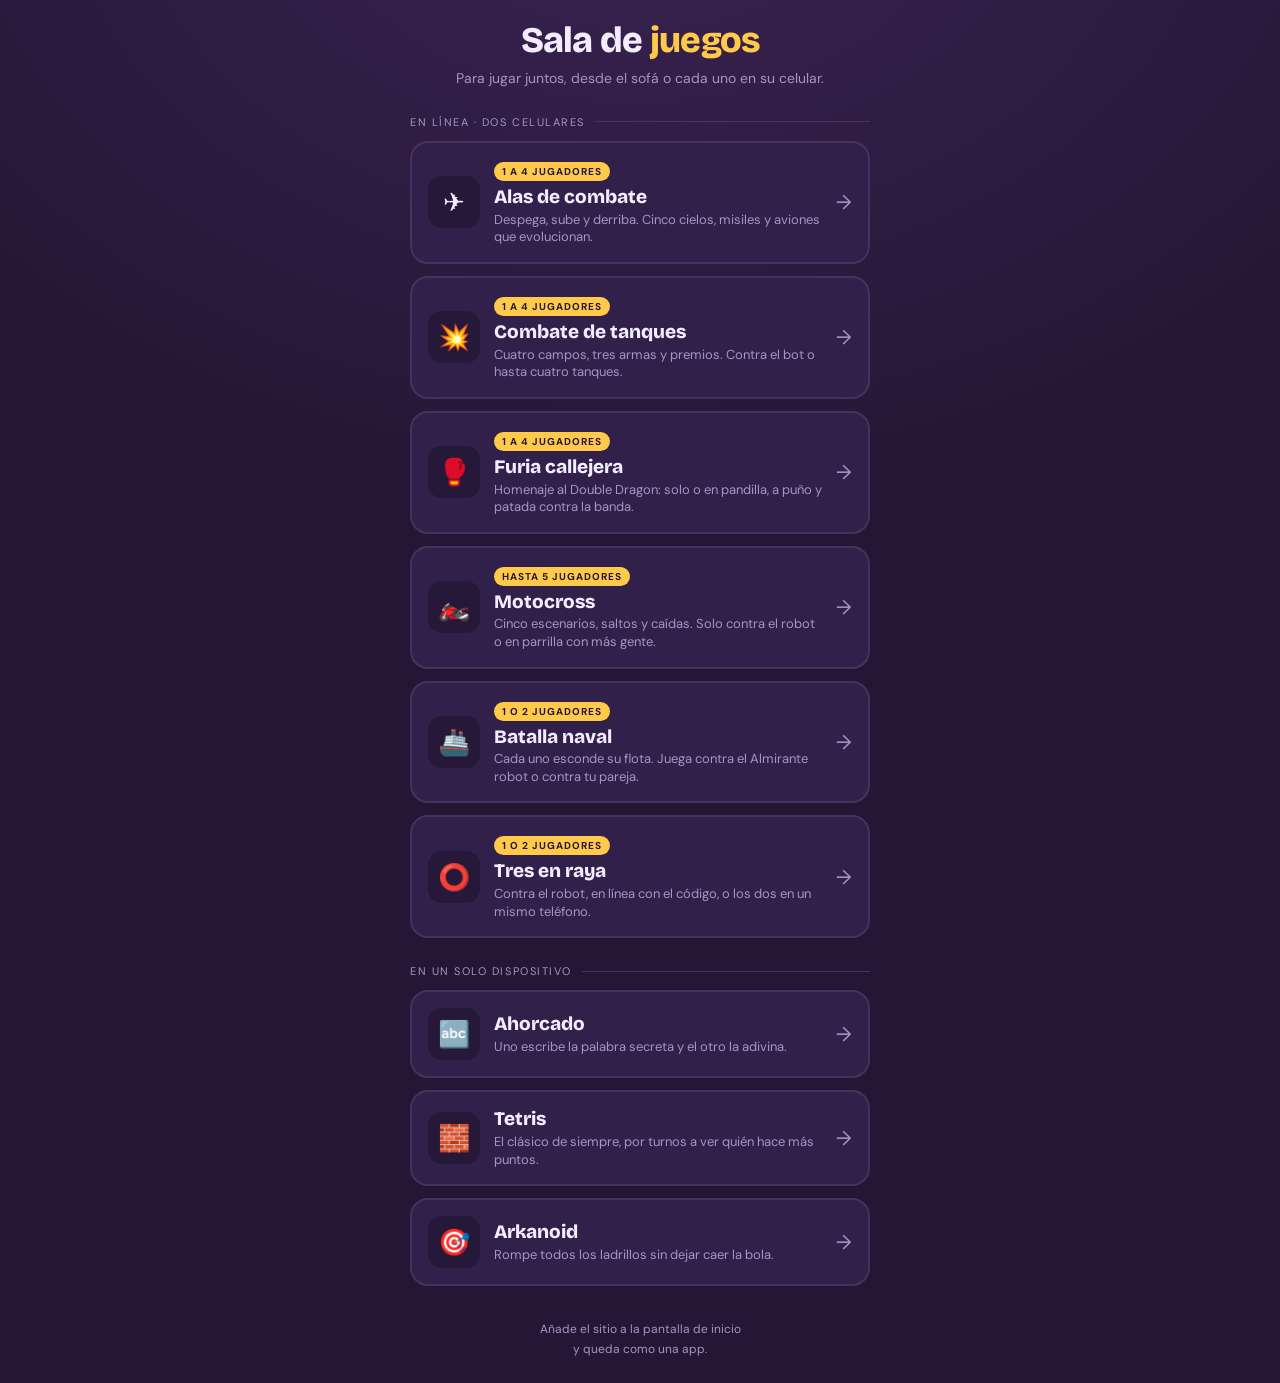
<file: index.html>
<!DOCTYPE html>
<html lang="es">
<head>
<meta charset="utf-8">
<meta name="viewport" content="width=device-width, initial-scale=1, viewport-fit=cover">
<title>Sala de juegos</title>
<link rel="preconnect" href="https://fonts.googleapis.com">
<link rel="preconnect" href="https://fonts.gstatic.com" crossorigin>
<link href="https://fonts.googleapis.com/css2?family=Bricolage+Grotesque:opsz,wght@12..96,600;12..96,800&family=DM+Sans:wght@400;500;700&display=swap" rel="stylesheet">
<link rel="stylesheet" href="estilo.css">
<style>
  main{max-width:460px;margin:0 auto}
  header{text-align:center;margin-bottom:26px}
  header .nota{margin-top:8px}

  .grupo{font-size:11px;letter-spacing:.14em;text-transform:uppercase;color:var(--tenue);
         margin:26px 0 12px;display:flex;align-items:center;gap:10px}
  .grupo::after{content:'';flex:1;height:1px;background:var(--borde)}

  .rejilla{display:grid;gap:12px}
  a.tarjeta{
    display:flex;align-items:center;gap:14px;text-decoration:none;color:inherit;
    background:var(--panel);border:2px solid var(--borde);border-radius:18px;
    padding:16px;transition:transform .15s,border-color .15s;
  }
  a.tarjeta:hover{transform:translateY(-2px);border-color:var(--ambar)}
  .icono{
    width:52px;height:52px;flex:none;border-radius:14px;display:grid;place-items:center;
    font-size:26px;background:rgba(0,0,0,.25);
  }
  .texto h2{font-family:var(--display);font-weight:800;font-size:19px;line-height:1.15}
  .texto p{font-size:13px;color:var(--tenue);margin-top:3px;line-height:1.35}
  .flecha{margin-left:auto;color:var(--tenue);font-size:20px}

  .destacada{border-color:var(--ambar)}
  .etiqueta{
    display:inline-block;font-size:10px;font-weight:700;letter-spacing:.1em;text-transform:uppercase;
    background:var(--ambar);color:#241634;padding:3px 8px;border-radius:20px;margin-bottom:5px;
  }
  footer{margin-top:34px;text-align:center;font-size:12px;color:var(--tenue);line-height:1.6}
</style>
</head>
<body>
<main>
  <header>
    <h1>Sala de <em>juegos</em></h1>
    <p class="nota">Para jugar juntos, desde el sofá o cada uno en su celular.</p>
  </header>

  <div class="grupo">En línea · dos celulares</div>
  <div class="rejilla">
    <a class="tarjeta destacada" href="aviones.html">
      <div class="icono">✈️</div>
      <div class="texto">
        <span class="etiqueta">1 a 4 jugadores</span>
        <h2>Alas de combate</h2>
        <p>Despega, sube y derriba. Cinco cielos, misiles y aviones que evolucionan.</p>
      </div>
      <div class="flecha">→</div>
    </a>
    <a class="tarjeta destacada" href="tanques-combate.html">
      <div class="icono">💥</div>
      <div class="texto">
        <span class="etiqueta">1 a 4 jugadores</span>
        <h2>Combate de tanques</h2>
        <p>Cuatro campos, tres armas y premios. Contra el bot o hasta cuatro tanques.</p>
      </div>
      <div class="flecha">→</div>
    </a>
    <a class="tarjeta destacada" href="furia-callejera.html">
      <div class="icono">🥊</div>
      <div class="texto">
        <span class="etiqueta">1 a 4 jugadores</span>
        <h2>Furia callejera</h2>
        <p>Homenaje al Double Dragon: solo o en pandilla, a puño y patada contra la banda.</p>
      </div>
      <div class="flecha">→</div>
    </a>
    <a class="tarjeta destacada" href="motocross.html">
      <div class="icono">🏍️</div>
      <div class="texto">
        <span class="etiqueta">Hasta 5 jugadores</span>
        <h2>Motocross</h2>
        <p>Cinco escenarios, saltos y caídas. Solo contra el robot o en parrilla con más gente.</p>
      </div>
      <div class="flecha">→</div>
    </a>
    <a class="tarjeta destacada" href="batalla-naval.html">
      <div class="icono">🚢</div>
      <div class="texto">
        <span class="etiqueta">1 o 2 jugadores</span>
        <h2>Batalla naval</h2>
        <p>Cada uno esconde su flota. Juega contra el Almirante robot o contra tu pareja.</p>
      </div>
      <div class="flecha">→</div>
    </a>
    <a class="tarjeta destacada" href="tres-en-raya.html">
      <div class="icono">⭕</div>
      <div class="texto">
        <span class="etiqueta">1 o 2 jugadores</span>
        <h2>Tres en raya</h2>
        <p>Contra el robot, en línea con el código, o los dos en un mismo teléfono.</p>
      </div>
      <div class="flecha">→</div>
    </a>
  </div>

  <div class="grupo">En un solo dispositivo</div>
  <div class="rejilla">

    <a class="tarjeta" href="ahorcado.html">
      <div class="icono">🔤</div>
      <div class="texto">
        <h2>Ahorcado</h2>
        <p>Uno escribe la palabra secreta y el otro la adivina.</p>
      </div>
      <div class="flecha">→</div>
    </a>
    <a class="tarjeta" href="tetris.html">
      <div class="icono">🧱</div>
      <div class="texto">
        <h2>Tetris</h2>
        <p>El clásico de siempre, por turnos a ver quién hace más puntos.</p>
      </div>
      <div class="flecha">→</div>
    </a>
    <a class="tarjeta" href="arkanoid.html">
      <div class="icono">🎯</div>
      <div class="texto">
        <h2>Arkanoid</h2>
        <p>Rompe todos los ladrillos sin dejar caer la bola.</p>
      </div>
      <div class="flecha">→</div>
    </a>
  </div>

  <footer>Añade el sitio a la pantalla de inicio<br>y queda como una app.</footer>
</main>
</body>
</html>
</file>
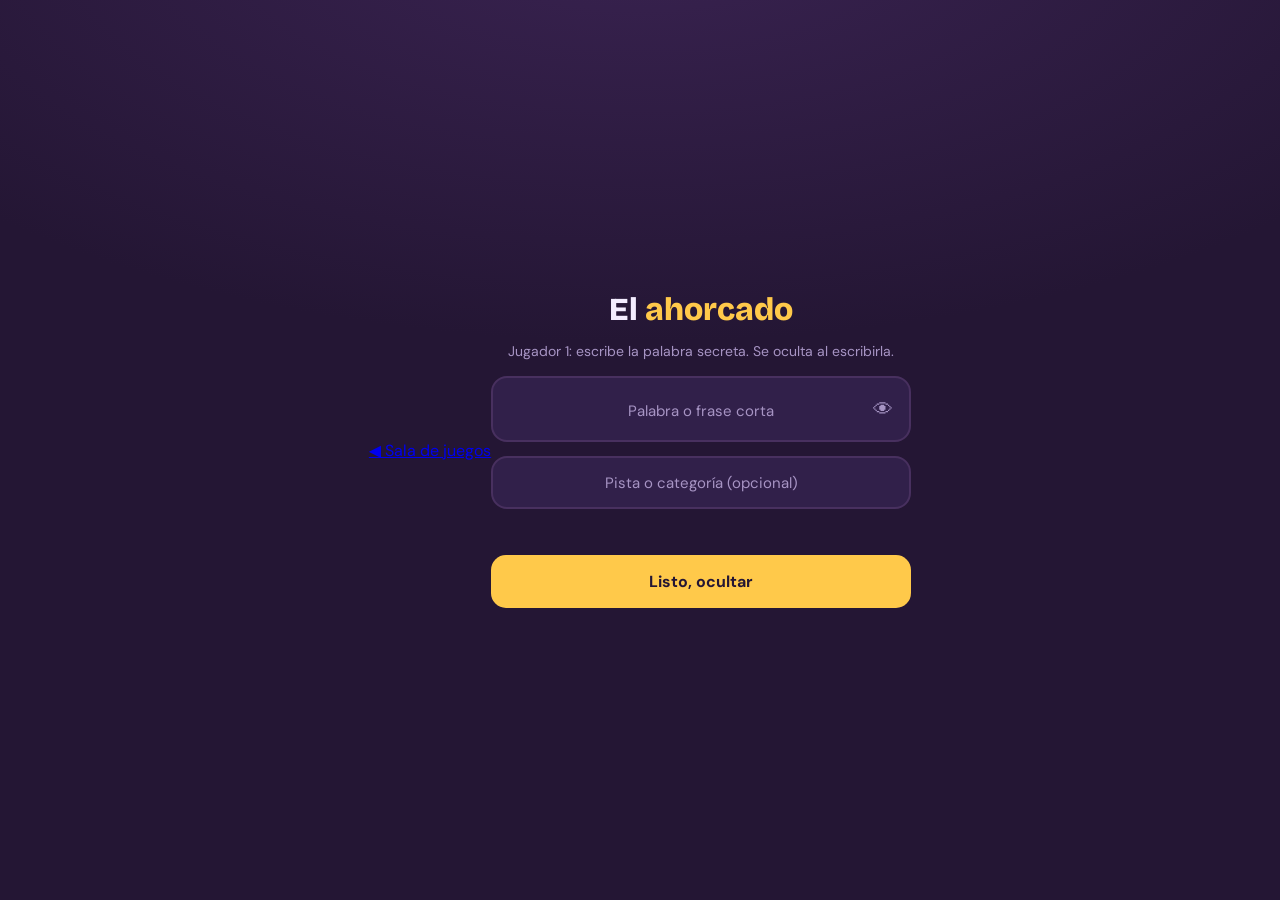
<file: ahorcado.html>
<!DOCTYPE html>
<html lang="es">
<head>
<meta charset="utf-8">
<meta name="viewport" content="width=device-width, initial-scale=1, viewport-fit=cover">
<title>Ahorcado</title>
<link rel="preconnect" href="https://fonts.googleapis.com">
<link rel="preconnect" href="https://fonts.gstatic.com" crossorigin>
<link href="https://fonts.googleapis.com/css2?family=Bricolage+Grotesque:opsz,wght@12..96,800&family=DM+Sans:wght@400;500;700&display=swap" rel="stylesheet">
<style>
  :root{
    --fondo:#241634;--panel:#31204A;--borde:#48305F;
    --ambar:#FFC94A;--menta:#6FE7C4;--rojo:#FF7B7B;
    --tinta:#F3ECFF;--tenue:#A794C4;
  }
  *{box-sizing:border-box;margin:0;padding:0;-webkit-tap-highlight-color:transparent}
  body{
    background:radial-gradient(120% 80% at 50% -10%, #3A2352 0%, transparent 60%), var(--fondo);
    color:var(--tinta);font-family:'DM Sans',system-ui,sans-serif;
    min-height:100dvh;display:flex;align-items:center;justify-content:center;
    padding:16px calc(16px + env(safe-area-inset-left)) calc(16px + env(safe-area-inset-bottom));
  }
  main{width:100%;max-width:420px}
  .pantalla{display:none;flex-direction:column;gap:14px}
  .pantalla.activa{display:flex}

  h1{font-family:'Bricolage Grotesque',sans-serif;font-weight:800;font-size:clamp(24px,7vw,32px);
     line-height:1.1;text-align:center}
  h1 em{font-style:normal;color:var(--ambar)}
  .nota{font-size:14px;color:var(--tenue);text-align:center;line-height:1.45}

  .campo{position:relative}
  input[type=text],input[type=password]{
    width:100%;font-family:'Bricolage Grotesque',sans-serif;font-weight:800;font-size:22px;
    letter-spacing:.06em;text-align:center;padding:18px 52px;border-radius:16px;
    border:2px solid var(--borde);background:var(--panel);color:var(--tinta);
  }
  input::placeholder{font-family:'DM Sans',sans-serif;font-weight:400;font-size:15px;letter-spacing:0;color:var(--tenue)}
  input:focus{outline:none;border-color:var(--ambar)}
  .ojo{position:absolute;right:8px;top:50%;transform:translateY(-50%);background:none;border:none;
       font-size:20px;padding:10px;cursor:pointer;color:var(--tenue)}
  input.pista{font-family:'DM Sans',sans-serif;font-weight:500;font-size:16px;letter-spacing:0;padding:14px 16px}

  button.accion{
    font-family:inherit;font-weight:700;font-size:16px;padding:16px;border-radius:15px;
    border:none;background:var(--ambar);color:#241634;cursor:pointer;width:100%;
  }
  button.accion.fantasma{background:transparent;color:var(--tenue);border:2px solid var(--borde)}
  button:focus-visible{outline:3px solid var(--tinta);outline-offset:2px}
  .aviso{font-size:13px;color:var(--rojo);text-align:center;min-height:18px}

  /* Juego */
  .escena{display:flex;align-items:center;gap:12px}
  svg.horca{width:120px;flex:none}
  svg.horca *{stroke:var(--tinta);stroke-width:5;stroke-linecap:round;fill:none}
  svg.horca .cuerda{stroke:var(--tenue)}
  svg.horca .reo{stroke:var(--rojo);opacity:0;transition:opacity .25s}
  svg.horca .reo.visible{opacity:1}
  .datos{flex:1;font-size:11px;letter-spacing:.12em;text-transform:uppercase;color:var(--tenue)}
  .datos b{display:block;font-family:'Bricolage Grotesque',sans-serif;font-size:22px;color:var(--tinta);letter-spacing:0;margin-bottom:8px}
  .falladas{font-family:'Bricolage Grotesque',sans-serif;font-size:15px;color:var(--rojo);letter-spacing:.15em;min-height:20px}

  #palabra{
    display:flex;flex-wrap:wrap;justify-content:center;gap:6px;
    font-family:'Bricolage Grotesque',sans-serif;font-weight:800;font-size:26px;
  }
  #palabra .l{width:26px;text-align:center;border-bottom:3px solid var(--borde);padding-bottom:2px}
  #palabra .l.ok{border-color:var(--menta)}
  #palabra .l.falta{color:var(--rojo);border-color:var(--rojo)}
  #palabra .esp{width:14px;border:none}

  #teclado{display:grid;grid-template-columns:repeat(7,1fr);gap:6px}
  #teclado button{
    font-family:'Bricolage Grotesque',sans-serif;font-weight:800;font-size:17px;
    padding:12px 0;border-radius:11px;border:2px solid var(--borde);
    background:var(--panel);color:var(--tinta);cursor:pointer;
  }
  #teclado button:active{background:#3F2A5C}
  #teclado button.si{background:var(--menta);border-color:var(--menta);color:#241634}
  #teclado button.no{background:transparent;color:#5B4574;border-color:#3A2653}
  #teclado button:disabled{cursor:default}

  .final{text-align:center;padding:6px 0}
  .final h2{font-family:'Bricolage Grotesque',sans-serif;font-size:26px;margin-bottom:4px}
  .final .rev{font-size:15px;color:var(--tenue)}
  .final .rev b{color:var(--ambar);font-family:'Bricolage Grotesque',sans-serif;font-size:20px;letter-spacing:.05em}
</style>
</head>
<body>
<a class="inicio" href="index.html">◀ Sala de juegos</a>
<main>

  <!-- 1. Escribir la palabra -->
  <section class="pantalla activa" id="p1">
    <h1>El <em>ahorcado</em></h1>
    <p class="nota">Jugador 1: escribe la palabra secreta. Se oculta al escribirla.</p>
    <div class="campo">
      <input type="password" id="secreta" placeholder="Palabra o frase corta" autocomplete="off" autocapitalize="characters" spellcheck="false">
      <button class="ojo" id="ojo" aria-label="Ver la palabra">👁</button>
    </div>
    <input type="text" class="pista" id="pista" placeholder="Pista o categoría (opcional)" autocomplete="off" maxlength="40">
    <p class="aviso" id="aviso"></p>
    <button class="accion" id="btn-listo">Listo, ocultar</button>
  </section>

  <!-- 2. Pasar el teléfono -->
  <section class="pantalla" id="p2">
    <h1>Pásale el <em>teléfono</em></h1>
    <p class="nota">La palabra ya está guardada. Jugador 2, tienes 6 intentos fallidos.</p>
    <button class="accion" id="btn-empezar">Empezar a adivinar</button>
  </section>

  <!-- 3. Adivinar -->
  <section class="pantalla" id="p3">
    <div class="escena">
      <svg class="horca" viewBox="0 0 120 150" aria-hidden="true">
        <line x1="10" y1="145" x2="70" y2="145"/>
        <line x1="30" y1="145" x2="30" y2="10"/>
        <line x1="30" y1="10" x2="85" y2="10"/>
        <line class="cuerda" x1="85" y1="10" x2="85" y2="28"/>
        <circle class="reo" data-p="0" cx="85" cy="42" r="14"/>
        <line class="reo" data-p="1" x1="85" y1="56" x2="85" y2="98"/>
        <line class="reo" data-p="2" x1="85" y1="66" x2="66" y2="84"/>
        <line class="reo" data-p="3" x1="85" y1="66" x2="104" y2="84"/>
        <line class="reo" data-p="4" x1="85" y1="98" x2="68" y2="126"/>
        <line class="reo" data-p="5" x1="85" y1="98" x2="102" y2="126"/>
      </svg>
      <div class="datos">
        Intentos<b id="restantes">6</b>
        <span id="txt-pista"></span>
        <div class="falladas" id="falladas"></div>
      </div>
    </div>

    <div id="palabra"></div>
    <div id="teclado"></div>

    <div class="final" id="final" hidden>
      <h2 id="final-titulo"></h2>
      <p class="rev" id="final-texto"></p>
    </div>
    <button class="accion fantasma" id="btn-otra" hidden>Otra ronda</button>
  </section>

</main>

<script>
const ABC = 'ABCDEFGHIJKLMNÑOPQRSTUVWXYZ'.split('');
const MAX = 6;
let secreta = '', pista = '', usadas, errores, terminado;

const norm = s => s.toUpperCase()
  .replace(/Ñ/g,'\u0001').normalize('NFD').replace(/[\u0300-\u036f]/g,'').replace(/\u0001/g,'Ñ');

const ir = id => document.querySelectorAll('.pantalla')
  .forEach(p => p.classList.toggle('activa', p.id === id));

// --- Pantalla 1
const campo = document.getElementById('secreta');
document.getElementById('ojo').addEventListener('click', () => {
  campo.type = campo.type === 'password' ? 'text' : 'password';
  campo.focus();
});

document.getElementById('btn-listo').addEventListener('click', () => {
  const valor = campo.value.trim().replace(/\s+/g,' ');
  const aviso = document.getElementById('aviso');
  if (norm(valor).replace(/[^A-ZÑ]/g,'').length < 2){
    aviso.textContent = 'Escribe al menos 2 letras.';
    return;
  }
  if (/[^a-zA-ZáéíóúüñÁÉÍÓÚÜÑ ]/.test(valor)){
    aviso.textContent = 'Solo letras y espacios.';
    return;
  }
  aviso.textContent = '';
  secreta = valor.toUpperCase();
  pista = document.getElementById('pista').value.trim();
  campo.type = 'password';
  ir('p2');
});

document.getElementById('btn-empezar').addEventListener('click', () => { arrancar(); ir('p3'); });
document.getElementById('btn-otra').addEventListener('click', () => {
  campo.value = ''; campo.type = 'password';
  document.getElementById('pista').value = '';
  ir('p1');
});

// --- Juego
function arrancar(){
  usadas = new Set(); errores = 0; terminado = false;
  document.getElementById('final').hidden = true;
  document.getElementById('btn-otra').hidden = true;
  document.getElementById('txt-pista').textContent = pista ? 'Pista: ' + pista : '';
  document.querySelectorAll('.reo').forEach(p => p.classList.remove('visible'));

  const tec = document.getElementById('teclado');
  tec.innerHTML = '';
  ABC.forEach(l => {
    const b = document.createElement('button');
    b.textContent = l;
    b.addEventListener('click', () => probar(l, b));
    tec.appendChild(b);
  });
  render();
}

function probar(l, boton){
  if (terminado || usadas.has(l)) return;
  usadas.add(l);
  const acierta = norm(secreta).includes(l);
  boton.classList.add(acierta ? 'si' : 'no');
  boton.disabled = true;

  if (!acierta){
    document.querySelector('.reo[data-p="' + errores + '"]').classList.add('visible');
    errores++;
  }
  render();
  revisar();
}

function render(){
  const cont = document.getElementById('palabra');
  const n = norm(secreta);
  cont.innerHTML = '';
  [...secreta].forEach((ch, i) => {
    const d = document.createElement('span');
    if (ch === ' '){ d.className = 'esp'; }
    else {
      const visto = usadas.has(n[i]);
      d.className = 'l' + (visto ? ' ok' : (terminado ? ' falta' : ''));
      d.textContent = (visto || terminado) ? ch : '';
    }
    cont.appendChild(d);
  });

  document.getElementById('restantes').textContent = MAX - errores;
  document.getElementById('falladas').textContent =
    [...usadas].filter(l => !norm(secreta).includes(l)).join(' ');
}

function revisar(){
  const n = norm(secreta);
  const gano = [...n].every(c => c === ' ' || usadas.has(c));
  if (!gano && errores < MAX) return;

  terminado = true;
  document.querySelectorAll('#teclado button').forEach(b => b.disabled = true);
  render();

  document.getElementById('final-titulo').textContent = gano ? '¡Adivinada!' : 'Te ahorcaron';
  document.getElementById('final-titulo').style.color = gano ? 'var(--menta)' : 'var(--rojo)';
  document.getElementById('final-texto').innerHTML =
    gano ? 'Con ' + errores + (errores === 1 ? ' error' : ' errores')
         : 'La palabra era <b>' + secreta + '</b>';
  document.getElementById('final').hidden = false;
  document.getElementById('btn-otra').hidden = false;
}

addEventListener('keydown', e => {
  if (terminado || !document.getElementById('p3').classList.contains('activa')) return;
  const l = norm(e.key);
  if (l.length === 1 && ABC.includes(l)){
    const b = [...document.querySelectorAll('#teclado button')].find(x => x.textContent === l);
    if (b) probar(l, b);
  }
});

/* En móvil, la pulsación larga sobre un control abre el menú del sistema
   y selecciona el texto del botón. Aquí no queremos ninguna de las dos. */

// Evitar que arrastrar el dedo seleccione texto, SIN romper el toque.
// Ojo: preventDefault en 'touchstart' cancela el 'click' que genera el
// navegador, y entonces ningún botón responde en pantallas táctiles.
// Solo 'touchmove' es seguro: corta el arrastre y deja pasar el toque.
document.addEventListener('touchmove', e => {
  if (e.target.closest && e.target.closest('button, canvas')) e.preventDefault();
}, { passive:false });

document.addEventListener('contextmenu', e => {
  if (e.target.closest('button, canvas')) e.preventDefault();
});
</script>
</body>
</html>
</file>
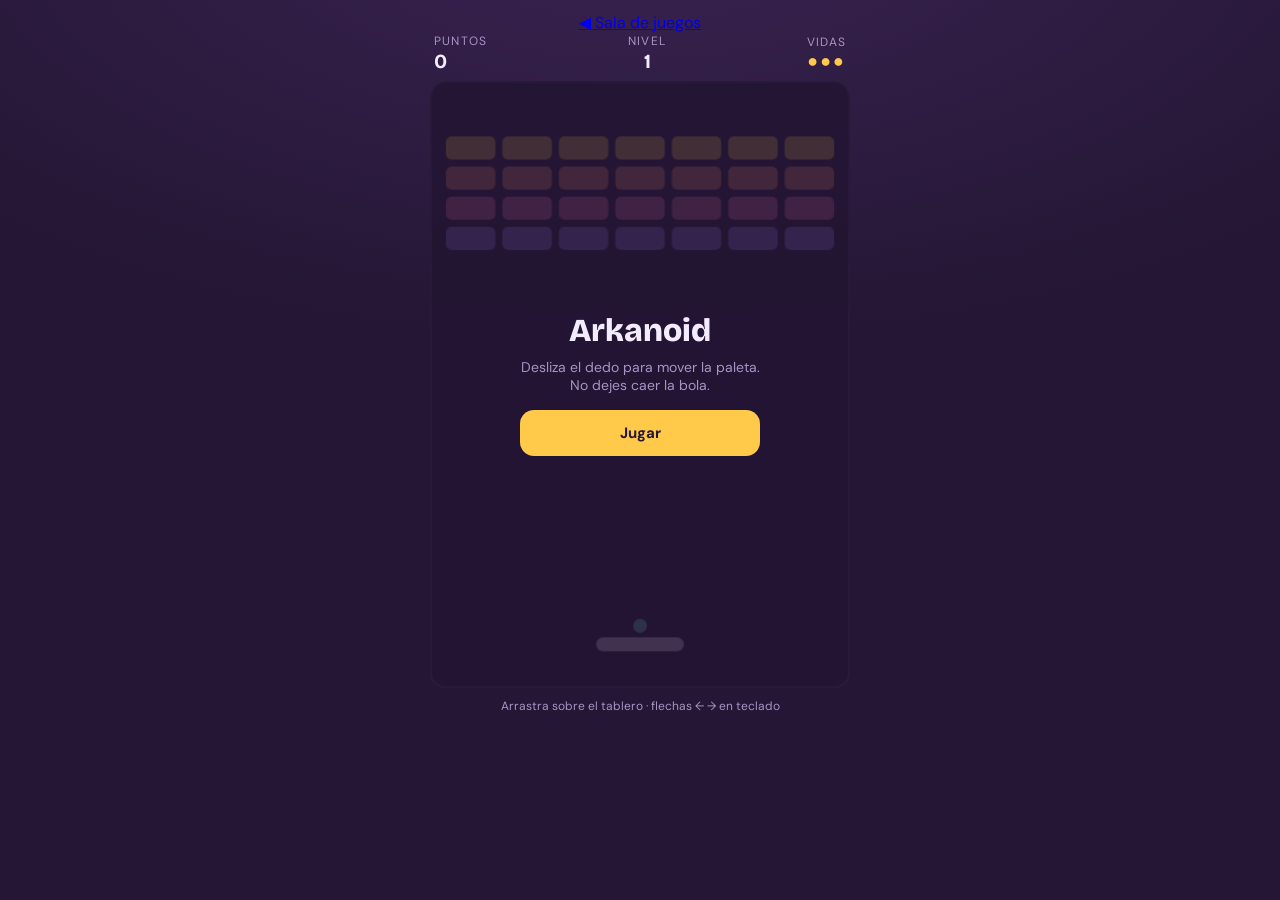
<file: arkanoid.html>
<!DOCTYPE html>
<html lang="es">
<head>
<meta charset="utf-8">
<meta name="viewport" content="width=device-width, initial-scale=1, viewport-fit=cover, user-scalable=no">
<title>Arkanoid</title>
<link rel="preconnect" href="https://fonts.googleapis.com">
<link rel="preconnect" href="https://fonts.gstatic.com" crossorigin>
<link href="https://fonts.googleapis.com/css2?family=Bricolage+Grotesque:opsz,wght@12..96,800&family=DM+Sans:wght@400;700&display=swap" rel="stylesheet">
<style>
  :root{
    --fondo:#241634;
    --panel:#31204A;
    --ambar:#FFC94A;
    --menta:#6FE7C4;
    --tinta:#F3ECFF;
    --tenue:#A794C4;
  }
  *{box-sizing:border-box;margin:0;padding:0;-webkit-tap-highlight-color:transparent}
  html,body{height:100%;overflow:hidden;overscroll-behavior:none}
  body{
    background:radial-gradient(120% 80% at 50% -10%, #3A2352 0%, transparent 60%), var(--fondo);
    color:var(--tinta);
    font-family:'DM Sans',system-ui,sans-serif;
    display:flex;flex-direction:column;align-items:center;justify-content:flex-start;
    padding:12px calc(12px + env(safe-area-inset-left)) calc(12px + env(safe-area-inset-bottom));
    touch-action:none;user-select:none;
  }
  .hud{
    width:100%;max-width:420px;display:flex;justify-content:space-between;align-items:center;
    padding:0 4px 8px;font-size:12px;letter-spacing:.1em;text-transform:uppercase;color:var(--tenue);
  }
  .hud b{display:block;font-family:'Bricolage Grotesque',sans-serif;font-size:20px;color:var(--tinta);letter-spacing:0}
  .hud .centro{text-align:center}
  .hud .der{text-align:right}
  #vidas{font-size:18px;letter-spacing:2px;color:var(--ambar)}
  .marco{position:relative;width:100%;max-width:420px}
  canvas{
    display:block;width:100%;border-radius:16px;
    background:rgba(0,0,0,.22);border:2px solid #48305F;
  }
  #capa{
    position:absolute;inset:0;display:grid;place-content:center;text-align:center;
    gap:10px;padding:24px;background:rgba(36,22,52,.86);border-radius:16px;
  }
  #capa.oculta{display:none}
  #titulo{font-family:'Bricolage Grotesque',sans-serif;font-weight:800;font-size:clamp(24px,7vw,32px);line-height:1.1}
  #sub{font-size:14px;color:var(--tenue);max-width:240px;margin:0 auto}
  #btn{
    margin-top:6px;font-family:'DM Sans',sans-serif;font-weight:700;font-size:15px;
    padding:13px 26px;border-radius:14px;border:none;background:var(--ambar);color:#241634;cursor:pointer;
  }
  #btn:focus-visible{outline:3px solid var(--tinta);outline-offset:3px}
  .pista{margin-top:10px;font-size:12px;color:var(--tenue);text-align:center}
  .marco,.hud{width:100%;max-width:420px}
</style>
</head>
<body>
<a class="inicio" href="index.html">◀ Sala de juegos</a>

<div class="hud">
  <div>Puntos<b id="puntos">0</b></div>
  <div class="centro">Nivel<b id="nivel">1</b></div>
  <div class="der">Vidas<b id="vidas">●●●</b></div>
</div>

<div class="marco">
  <canvas id="lienzo"></canvas>
  <div id="capa">
    <div id="titulo">Arkanoid</div>
    <p id="sub">Desliza el dedo para mover la paleta. No dejes caer la bola.</p>
    <button id="btn">Jugar</button>
  </div>
</div>

<p class="pista">Arrastra sobre el tablero · flechas ← → en teclado</p>

<script>
const W = 360, H = 520;
const lienzo = document.getElementById('lienzo');
const ctx = lienzo.getContext('2d');
lienzo.style.aspectRatio = W + '/' + H;

function ajustar(){
  const dpr = Math.min(window.devicePixelRatio || 1, 2);
  lienzo.width = W * dpr;
  lienzo.height = H * dpr;
  ctx.setTransform(dpr, 0, 0, dpr, 0, 0);
}
ajustar();
addEventListener('resize', ajustar);

const COLORES = ['#FFC94A','#FF8C6B','#E86FA8','#9B7BE8','#6FE7C4'];
const COLS = 7, PAD = 6, MARGEN = 12, ALTO_L = 20, TOPE = 46;
const ANCHO_L = (W - MARGEN*2 - PAD*(COLS-1)) / COLS;

let paleta, bola, ladrillos, puntos, vidas, nivel, jugando, pegada, animId;

function nuevaPaleta(){ return {x:W/2, y:H-42, w:76, h:12}; }

function nuevaBola(){
  return {x:paleta.x, y:paleta.y-10, r:6, vx:0, vy:0, v:4 + (nivel-1)*0.45};
}

function crearLadrillos(){
  const filas = Math.min(3 + nivel, 6);
  ladrillos = [];
  for (let f = 0; f < filas; f++)
    for (let c = 0; c < COLS; c++)
      ladrillos.push({
        x: MARGEN + c*(ANCHO_L+PAD),
        y: TOPE + f*(ALTO_L+PAD),
        vivo: true,
        color: COLORES[f % COLORES.length],
        valor: (filas - f) * 10
      });
}

function reiniciar(){
  puntos = 0; vidas = 3; nivel = 1;
  paleta = nuevaPaleta();
  crearLadrillos();
  bola = nuevaBola();
  pegada = true; jugando = true;
  actualizarHud();
  ocultarCapa();
  cancelAnimationFrame(animId);
  bucle();
}

function actualizarHud(){
  document.getElementById('puntos').textContent = puntos;
  document.getElementById('nivel').textContent = nivel;
  document.getElementById('vidas').textContent = '●'.repeat(Math.max(vidas,0)) || '—';
}

function mostrarCapa(titulo, sub, boton){
  document.getElementById('titulo').textContent = titulo;
  document.getElementById('sub').textContent = sub;
  document.getElementById('btn').textContent = boton;
  document.getElementById('capa').classList.remove('oculta');
}
function ocultarCapa(){ document.getElementById('capa').classList.add('oculta'); }

function lanzar(){
  if (!pegada || !jugando) return;
  pegada = false;
  const ang = (-Math.PI/2) + (Math.random()*0.6 - 0.3);
  bola.vx = Math.cos(ang) * bola.v;
  bola.vy = Math.sin(ang) * bola.v;
}

function moverPaleta(x){
  paleta.x = Math.max(paleta.w/2, Math.min(W - paleta.w/2, x));
}

// Controles
function xLocal(e){
  const r = lienzo.getBoundingClientRect();
  const cx = (e.touches ? e.touches[0].clientX : e.clientX) - r.left;
  return cx * (W / r.width);
}
['pointerdown','pointermove'].forEach(ev =>
  lienzo.addEventListener(ev, e => { e.preventDefault(); moverPaleta(xLocal(e)); }, {passive:false})
);
lienzo.addEventListener('pointerup', lanzar);
addEventListener('keydown', e => {
  if (e.key === 'ArrowLeft')  moverPaleta(paleta.x - 26);
  if (e.key === 'ArrowRight') moverPaleta(paleta.x + 26);
  if (e.key === ' ') { e.preventDefault(); lanzar(); }
});
document.getElementById('btn').addEventListener('click', reiniciar);

function paso(){
  if (pegada){ bola.x = paleta.x; bola.y = paleta.y - 10; return; }

  bola.x += bola.vx;
  bola.y += bola.vy;

  if (bola.x - bola.r < 0){ bola.x = bola.r; bola.vx *= -1; }
  if (bola.x + bola.r > W){ bola.x = W - bola.r; bola.vx *= -1; }
  if (bola.y - bola.r < 0){ bola.y = bola.r; bola.vy *= -1; }

  // Paleta
  if (bola.vy > 0 &&
      bola.y + bola.r >= paleta.y && bola.y - bola.r <= paleta.y + paleta.h &&
      bola.x >= paleta.x - paleta.w/2 - bola.r && bola.x <= paleta.x + paleta.w/2 + bola.r){
    const rel = (bola.x - paleta.x) / (paleta.w/2);
    const ang = rel * (Math.PI/3);
    bola.vx = Math.sin(ang) * bola.v;
    bola.vy = -Math.abs(Math.cos(ang)) * bola.v;
    bola.y = paleta.y - bola.r;
  }

  // Ladrillos
  for (const l of ladrillos){
    if (!l.vivo) continue;
    if (bola.x + bola.r > l.x && bola.x - bola.r < l.x + ANCHO_L &&
        bola.y + bola.r > l.y && bola.y - bola.r < l.y + ALTO_L){
      l.vivo = false;
      puntos += l.valor;
      const dx = Math.min(Math.abs(bola.x - l.x), Math.abs(bola.x - (l.x+ANCHO_L)));
      const dy = Math.min(Math.abs(bola.y - l.y), Math.abs(bola.y - (l.y+ALTO_L)));
      if (dx < dy) bola.vx *= -1; else bola.vy *= -1;
      actualizarHud();
      break;
    }
  }

  // Nivel superado
  if (ladrillos.every(l => !l.vivo)){
    nivel++;
    paleta = nuevaPaleta();
    paleta.w = Math.max(52, 76 - nivel*4);
    crearLadrillos();
    bola = nuevaBola();
    pegada = true;
    actualizarHud();
  }

  // Caída
  if (bola.y - bola.r > H){
    vidas--;
    actualizarHud();
    if (vidas <= 0){
      jugando = false;
      mostrarCapa('Fin del juego', 'Puntaje final: ' + puntos + ' · Nivel ' + nivel, 'Otra vez');
    } else {
      paleta = nuevaPaleta();
      bola = nuevaBola();
      pegada = true;
    }
  }
}

function dibujar(){
  ctx.clearRect(0,0,W,H);

  for (const l of ladrillos){
    if (!l.vivo) continue;
    ctx.fillStyle = l.color;
    ctx.beginPath();
    ctx.roundRect(l.x, l.y, ANCHO_L, ALTO_L, 5);
    ctx.fill();
  }

  ctx.fillStyle = '#F3ECFF';
  ctx.beginPath();
  ctx.roundRect(paleta.x - paleta.w/2, paleta.y, paleta.w, paleta.h, 6);
  ctx.fill();

  ctx.fillStyle = '#6FE7C4';
  ctx.beginPath();
  ctx.arc(bola.x, bola.y, bola.r, 0, Math.PI*2);
  ctx.fill();

  if (pegada && jugando){
    ctx.fillStyle = 'rgba(243,236,255,.6)';
    ctx.font = '13px "DM Sans", sans-serif';
    ctx.textAlign = 'center';
    ctx.fillText('Toca para lanzar', W/2, H/2 + 40);
  }
}

function bucle(){
  if (jugando) paso();
  dibujar();
  animId = requestAnimationFrame(bucle);
}

// Estado inicial
paleta = nuevaPaleta();
nivel = 1; puntos = 0; vidas = 3;
crearLadrillos();
bola = nuevaBola();
pegada = true; jugando = false;
dibujar();

/* En móvil, la pulsación larga sobre un control abre el menú del sistema
   y selecciona el texto del botón. Aquí no queremos ninguna de las dos. */

// Evitar que arrastrar el dedo seleccione texto, SIN romper el toque.
// Ojo: preventDefault en 'touchstart' cancela el 'click' que genera el
// navegador, y entonces ningún botón responde en pantallas táctiles.
// Solo 'touchmove' es seguro: corta el arrastre y deja pasar el toque.
document.addEventListener('touchmove', e => {
  if (e.target.closest && e.target.closest('button, canvas')) e.preventDefault();
}, { passive:false });

document.addEventListener('contextmenu', e => {
  if (e.target.closest('button, canvas')) e.preventDefault();
});
</script>
</body>
</html>
</file>
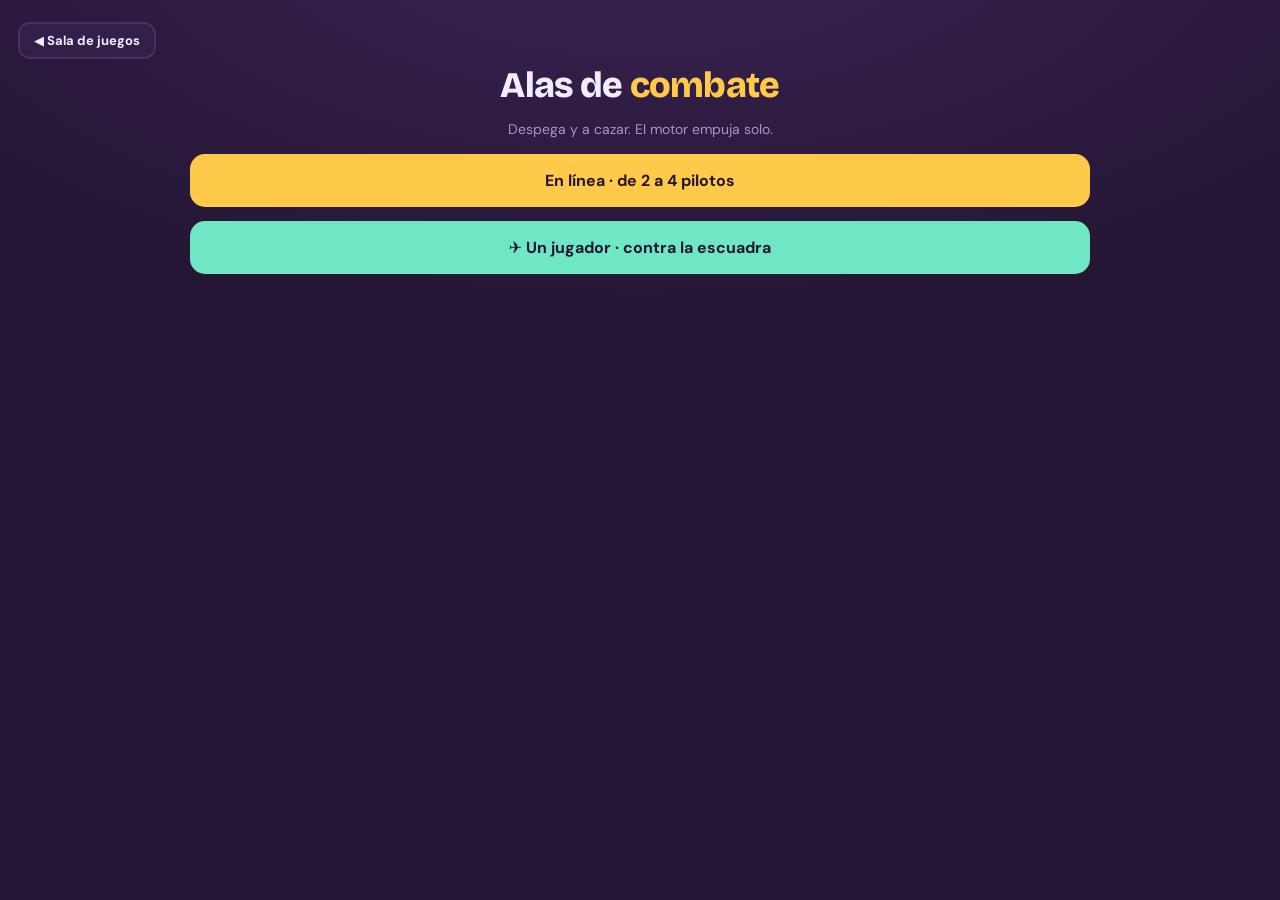
<file: aviones.html>
<!DOCTYPE html>
<html lang="es">
<head>
<meta charset="utf-8">
<meta name="viewport" content="width=device-width, initial-scale=1, viewport-fit=cover, user-scalable=no">
<title>Alas de combate</title>
<link rel="preconnect" href="https://fonts.googleapis.com">
<link rel="preconnect" href="https://fonts.gstatic.com" crossorigin>
<link href="https://fonts.googleapis.com/css2?family=Bricolage+Grotesque:opsz,wght@12..96,600;12..96,800&family=DM+Sans:wght@400;500;700&display=swap" rel="stylesheet">
<link rel="stylesheet" href="estilo.css">
<style>
  body{overflow-x:hidden}
  main{max-width:900px;margin:0 auto}
  [data-juego]{display:flex;flex-direction:column;gap:8px}
  #fallo{position:fixed;left:0;right:0;bottom:0;z-index:200;background:#5A1E28;
         color:#FFE3E3;font-size:12px;padding:10px 14px;font-family:ui-monospace,monospace;
         border-top:2px solid var(--rojo)}

  .escuadra{display:flex;flex-wrap:wrap;gap:6px;justify-content:center}
  .piloto{background:var(--panel);border:2px solid var(--borde);border-radius:12px;
          padding:6px 10px;min-width:120px}
  .piloto.yo{border-color:currentColor}
  .piloto.fuera{opacity:.42}
  .piloto .fila{display:flex;justify-content:space-between;align-items:baseline;gap:6px}
  .piloto .nm{font-weight:700;font-size:12px;color:var(--tinta);max-width:76px;
              overflow:hidden;text-overflow:ellipsis;white-space:nowrap}
  .piloto .dr{font-family:var(--display);font-weight:800;font-size:16px}
  .piloto .rango{font-size:9px;letter-spacing:.08em;text-transform:uppercase;color:var(--tenue)}
  .barra{height:6px;background:#160E2C;border-radius:3px;overflow:hidden;margin-top:4px}
  .barra i{display:block;height:100%;background:currentColor;border-radius:3px;transition:width .18s}

  .cielo{position:relative;border-radius:14px;overflow:hidden;border:2px solid var(--borde)}
  canvas{display:block;width:100%;aspect-ratio:16/9;background:#0E1230}
  #b-son{position:absolute;right:8px;top:8px;background:rgba(20,12,36,.7);border:none;
         border-radius:10px;padding:7px 9px;font-size:15px;cursor:pointer}
  #capa{position:absolute;inset:0;display:grid;place-content:center;text-align:center;gap:8px;
        padding:20px;background:rgba(14,10,30,.9)}
  #capa.oculta{display:none}
  #capa h2{font-family:var(--display);font-weight:800;font-size:clamp(20px,5vw,29px)}
  #capa p{font-size:13px;color:var(--tenue);max-width:330px;line-height:1.5}
  #capa button{margin-top:6px;font-family:inherit;font-weight:700;font-size:15px;
               padding:12px 26px;border-radius:13px;border:none;background:var(--ambar);
               color:#241634;cursor:pointer}

  .opciones{display:grid;grid-template-columns:repeat(5,1fr);gap:7px}
  .opcion{background:var(--panel);border:2px solid var(--borde);border-radius:13px;
          padding:9px 3px;text-align:center;cursor:pointer;color:var(--tinta);font:inherit}
  .opcion.sel{border-color:var(--ambar);background:#4A3A16}
  .opcion b{display:block;font-family:var(--display);font-weight:800;font-size:15px}
  .opcion span{font-size:9px;color:var(--tenue);letter-spacing:.05em;text-transform:uppercase}

  .armas{display:flex;gap:6px;justify-content:center;flex-wrap:wrap}
  .arma{display:flex;align-items:center;gap:6px;background:var(--panel);
        border:2px solid var(--borde);border-radius:11px;padding:7px 11px;
        cursor:pointer;color:var(--tinta);font:inherit;font-size:12px;font-weight:700}
  .arma.sel{border-color:currentColor;background:#3A2A5C}
  .arma.vacia{opacity:.35}
  .arma .mun{font-family:var(--display);font-weight:800;font-size:13px}

  .mandos{display:grid;grid-template-columns:auto 1fr;gap:12px;align-items:center}
  .palanca{display:grid;gap:5px;width:110px}
  .palanca button{padding:18px 0;border-radius:12px;border:2px solid var(--borde);
                  background:var(--panel);color:var(--tinta);font-size:17px;cursor:pointer}
  .acciones2{display:grid;grid-template-columns:1fr 1fr;gap:6px}
  .acciones2 button{padding:18px 0;border-radius:13px;border:2px solid var(--borde);
                    background:var(--panel);cursor:pointer;
                    font-family:var(--display);font-weight:800;font-size:14px}
  .acciones2 .gas{color:var(--menta)} .acciones2 .fue{color:var(--ambar)}
  button.on{background:#3F2A5C}
  .ayuda{font-size:11px;color:var(--tenue);text-align:center;line-height:1.5}
</style>
</head>
<body>
<a class="inicio" href="index.html">◀ Sala de juegos</a>
<div id="fallo" hidden></div>
<main>
  <div id="lobby"></div>

  <section data-juego hidden>
    <div class="escuadra" id="escuadra"></div>

    <div id="zona-prep">
      <p class="ayuda" id="txt-prep"></p>
      <p class="ayuda" style="margin-top:8px">Escenario</p>
      <div class="opciones" id="escenarios"></div>
      <button class="accion" id="b-listo" style="margin-top:12px">A los aviones</button>
    </div>

    <div id="zona-vuelo" hidden>
      <div class="cielo">
        <canvas id="lienzo" width="960" height="540"></canvas>
        <button id="b-son" aria-label="Silenciar">🔊</button>
        <div id="capa" class="oculta">
          <h2 id="capa-t"></h2>
          <p id="capa-s"></p>
          <button id="capa-b">Otra batalla</button>
        </div>
      </div>

      <div class="armas" id="armas"></div>

      <div class="mandos">
        <div class="palanca">
          <button data-m="arriba">▲ MORRO</button>
          <button data-m="abajo">▼ PICAR</button>
        </div>
        <div class="acciones2">
          <button class="gas" data-m="gas">GAS</button>
          <button class="fue" data-m="fuego">FUEGO</button>
        </div>
      </div>
      <p class="ayuda">El motor empuja solo: basta con subir y bajar el morro.<br>
         Teclado: W/↑ morro arriba · S/↓ picar · Shift acelera · Espacio dispara · 1 2 3 armas</p>
    </div>
  </section>
</main>

<script type="module">
import { Lobby } from './lobby.js?v=4';
import { Sonido } from './sonido.js?v=4';

const sonido = new Sonido();
const $ = id => document.getElementById(id);
function mostrarFallo(m){ const d=$('fallo'); d.hidden=false; d.textContent='⚠ '+m; }
addEventListener('error', e => mostrarFallo(e.message + ' · ' + (e.filename||'').split('/').pop() + ':' + e.lineno));
addEventListener('unhandledrejection', e => mostrarFallo('Promesa: ' + (e.reason && e.reason.message || e.reason)));

/* ── Escenarios ────────────────────────────────────────── */
const ESCENARIOS = [
  { id:'dia',    n:'Mediodía',  e:'☀️', cielo:['#4FA8E8','#BFE4F5'], montes:['#4A7A9B','#6E9BB5'],
    suelo:['#5E8A46','#3E5C30'], nube:'rgba(255,255,255,.88)', astro:'#FFF3B0', estrellas:0 },
  { id:'atardecer', n:'Atardecer', e:'🌇', cielo:['#3A2560','#F2955E'], montes:['#3A2A50','#5E3F62'],
    suelo:['#6B4A32','#3A2A20'], nube:'rgba(255,214,178,.85)', astro:'#FFD08A', estrellas:0 },
  { id:'noche',  n:'Noche',     e:'🌙', cielo:['#0C1030','#2A2A62'], montes:['#171A3E','#232752'],
    suelo:['#1A2436','#0E1420'], nube:'rgba(180,190,235,.35)', astro:'#F2F0E0', estrellas:70 },
  { id:'tormenta', n:'Tormenta', e:'⛈️', cielo:['#2A3040','#5A6270'], montes:['#2A3040','#3A4250'],
    suelo:['#3A4438','#1E2620'], nube:'rgba(210,215,225,.75)', astro:'#C8CEDC', estrellas:0, rayos:true },
  { id:'amanecer', n:'Amanecer', e:'🌅', cielo:['#2B3A7A','#F5C9A0'], montes:['#3A3A6B','#5E5286'],
    suelo:['#4E6B4A','#2E4030'], nube:'rgba(255,235,215,.8)', astro:'#FFE9B0', estrellas:14 }
];
let escena = ESCENARIOS[0];
const escPorId = id => ESCENARIOS.find(x => x.id === id) || ESCENARIOS[0];

/* ── Mundo ─────────────────────────────────────────────── */
const W = 960, H = 540;
const MUNDO = 7000, TECHO = 1500;
const PISTA_X0 = 260, PISTA_X1 = 2100;
const META = 10, MAX_J = 4;
const COL_J = { A:'#FFC94A', B:'#6FE7C4', C:'#C58CF0', D:'#FF8C6B' };

/* ── Aviones: el rango sube con los derribos ───────────── */
const RANGOS = [
  { n:'Avioneta', derribos:0, vmax:160, empuje:60, giro:3.0, vida:100 },
  { n:'Caza',     derribos:3, vmax:200, empuje:76, giro:3.4, vida:120 },
  { n:'Jet',      derribos:6, vmax:250, empuje:96, giro:3.8, vida:140 }
];
const rangoDe = d => RANGOS[d >= 6 ? 2 : d >= 3 ? 1 : 0];
const nivelRango = d => (d >= 6 ? 2 : d >= 3 ? 1 : 0);

const ARMAS = {
  canon: { n:'Cañón',      e:'🔩', vel:520, dano:14, recarga:16, vida:1.5,
           radio:3.2, col:'#FFF6DC', mun:Infinity, simult:3 },
  metra: { n:'Metralleta', e:'🔫', vel:640, dano:9,  recarga:5,  vida:1.1,
           radio:2.2, col:'#9BE8FF', mun:120, simult:9 },
  misil: { n:'Misiles',    e:'🚀', vel:380, dano:45, recarga:44, vida:3.2,
           radio:4.5, col:'#FF8C6B', mun:8, simult:2, busca:true }
};
const PREMIOS = {
  metra:  { e:'🔫', col:'#9BE8FF', txt:'Metralleta' },
  misil:  { e:'🚀', col:'#FF8C6B', txt:'Misiles' },
  escudo: { e:'🛡️', col:'#7FA6FF', txt:'Escudo' },
  reparar:{ e:'❤️', col:'#7BE8A0', txt:'Reparación' },
  turbo:  { e:'⚡', col:'#F2D65C', txt:'Postcombustión' }
};

/* ── Física ────────────────────────────────────────────── */
// G es la gravedad a lo largo del rumbo. Debe quedar por debajo del empuje
// dividido por sin(45°), o subir en pendiente pronunciada sería imposible y
// el avión entraría en pérdida en cuanto levantara el morro.
// Gravedad suave y sustentación generosa: se busca que volar sea cómodo,
// no realista. La pérdida sigue existiendo, pero cuesta mucho llegar a ella.
const G = 34, ROCE = 0.16, VMIN_VUELO = 46, V_DESPEGUE = 70;
const AUTO_NIVEL = 1.7;      // sin tocar nada, el avión se endereza solo

function nuevoAvion(k){
  return { x: PISTA_X0 + 60 + k*90, y:0, ang:0, vel:0, suelo:true,
           vida:100, vidaMax:100, derribos:0, arma:'canon', mun:{metra:0, misil:0},
           escudo:0, turbo:0, recarga:0, invul:120, vivo:true, respawn:0,
           hum:0, muerto:0 };
}

function pasoAvion(a, ent, dt){
  if (!a.vivo){
    if (--a.respawn <= 0){
      const k = jugadores().indexOf(a.rol || 'A');
      Object.assign(a, nuevoAvion(k < 0 ? 0 : k), { derribos:a.derribos, rol:a.rol });
      const R = rangoDe(a.derribos);
      a.vida = a.vidaMax = R.vida;
    }
    return;
  }
  if (a.invul > 0) a.invul--;
  if (a.recarga > 0) a.recarga--;
  if (a.turbo > 0) a.turbo -= dt;
  const R = rangoDe(a.derribos);
  const empuje = R.empuje * (a.turbo > 0 ? 1.7 : 1);
  const vmax = R.vmax * (a.turbo > 0 ? 1.25 : 1);

  if (a.suelo){
    // Carreteo por la pista
    a.ang = 0; a.y = 0;
    a.vel += (ent.gas ? empuje : empuje*0.55)*dt;   // carretea solo
    a.vel = Math.max(0, Math.min(vmax, a.vel));
    a.x += a.vel*dt;
    if (ent.arriba && a.vel >= V_DESPEGUE){ a.suelo = false; a.ang = 0.22; }
    // Fuera del asfalto rueda peor, pero nunca se queda clavado: si frenara
    // del todo, quien no tirara del morro a tiempo no podría despegar jamás.
    if (a.x > PISTA_X1 || a.x < PISTA_X0) a.vel -= 14*dt;
    if (a.x >= MUNDO - 80){ a.x = MUNDO - 80; a.vel = Math.min(a.vel, V_DESPEGUE*1.2); }
    return;
  }

  // En el aire: cabeceo, empuje y gravedad a lo largo del rumbo
  const mando = 0.55 + 0.45*Math.min(1, a.vel/VMIN_VUELO);   // maniobra incluso lento
  const giro = R.giro * mando * dt;
  if (ent.arriba) a.ang += giro;
  else if (ent.abajo) a.ang -= giro;
  else {
    // Sin mando, el avión se endereza solo: así no hay que pelear con él
    const paso = AUTO_NIVEL*dt;
    if (Math.abs(a.ang) < paso) a.ang = 0;
    else a.ang -= Math.sign(a.ang)*paso;
  }

  // El motor siempre empuja; GAS es un extra, no una obligación
  a.vel += (ent.gas ? empuje : empuje*0.8)*dt;
  a.vel -= G*Math.sin(a.ang)*dt;               // subir cuesta velocidad, picar la regala
  a.vel -= ROCE*a.vel*dt;
  a.vel = Math.max(0, Math.min(vmax, a.vel));

  // Pérdida: solo si de verdad te quedas sin aire bajo las alas
  if (a.vel < VMIN_VUELO){
    const caida = (1 - a.vel/VMIN_VUELO)*0.9*dt;
    if (a.ang > -Math.PI/2) a.ang -= caida;
    a.y -= (VMIN_VUELO - a.vel)*0.22*dt;
  }

  a.x += Math.cos(a.ang)*a.vel*dt;
  a.y += Math.sin(a.ang)*a.vel*dt;

  while (a.ang >  Math.PI) a.ang -= 2*Math.PI;
  while (a.ang < -Math.PI) a.ang += 2*Math.PI;
  a.x = Math.max(60, Math.min(MUNDO-60, a.x));
  if (a.y > TECHO){ a.y = TECHO; if (a.ang > 0) a.ang *= 0.5; }

  // Suelo
  if (a.y <= 0){
    a.y = 0;
    const suave = Math.abs(a.ang) < 0.42 && a.vel < R.vmax*0.9 &&
                  a.x > PISTA_X0 - 200 && a.x < PISTA_X1 + 400;
    if (suave){ a.suelo = true; a.ang = 0; }
    else { estrellar(a); }
  }
  a.hum = a.vida < a.vidaMax*0.4 ? 1 : 0;
}

/* ── Estado ────────────────────────────────────────────── */
let sala = null, miRol = 'A', anfitrion = true, soloBot = false, nivelBot = 2;
let yo = null, otros = {}, balas = [], premios = [], humo = [], chispas = [], rastro = [];
let camX = 0, camY = 0, corriendo = false, ultimoEnvio = 0, nImpacto = 0, vistos = {};
let bots = [], aviso = '', avisoHasta = 0, marcadorLocal = {}, proxPremio = 240;
let relampago = 0;
const pulsa = {};

const jugadores = () => soloBot ? ['A'] : (sala && sala.ocupados ? sala.ocupados() : ['A']);
const todosAviones = () => {
  const m = {};
  for (const r of jugadores()) m[r] = r === miRol ? yo : otros[r];
  return m;
};
const blancos = () => {
  const l = [];
  for (const [r,a] of Object.entries(todosAviones())) if (a) l.push({ id:r, a });
  bots.forEach((b,i) => l.push({ id:'bot'+i, a:b }));
  return l;
};

/* ── Controles ─────────────────────────────────────────── */
const TECLAS = { w:'arriba', s:'abajo', arrowup:'arriba', arrowdown:'abajo',
                 shift:'gas', ' ':'fuego', enter:'fuego', a:'gas' };
addEventListener('keydown', e => {
  const k = e.key.toLowerCase();
  if (TECLAS[k]){ e.preventDefault(); pulsa[TECLAS[k]] = true; }
  if (k === '1') elegirArma('canon');
  if (k === '2') elegirArma('metra');
  if (k === '3') elegirArma('misil');
});
addEventListener('keyup', e => { const k = TECLAS[e.key.toLowerCase()]; if (k) pulsa[k] = false; });
addEventListener('blur', () => { for (const k in pulsa) pulsa[k] = false; });

function blindarTacto(el){
  if (!el) return;
  ['touchstart','touchmove','touchend','touchcancel'].forEach(ev =>
    el.addEventListener(ev, e => e.preventDefault(), { passive:false }));
}
document.querySelectorAll('[data-m]').forEach(b => {
  const m = b.dataset.m;
  const on  = e => { e.preventDefault(); b.setPointerCapture(e.pointerId);
                     pulsa[m] = true; b.classList.add('on'); };
  const off = () => { pulsa[m] = false; b.classList.remove('on'); };
  b.addEventListener('pointerdown', on);
  ['pointerup','pointercancel'].forEach(ev => b.addEventListener(ev, off));
  b.addEventListener('lostpointercapture', off);
  blindarTacto(b);
});
blindarTacto($('lienzo'));
document.addEventListener('contextmenu', e => {
  if (e.target.closest('button, canvas')) e.preventDefault();
});
$('b-son').textContent = sonido.activo ? '🔊' : '🔇';
$('b-son').addEventListener('click', () => { $('b-son').textContent = sonido.alternar() ? '🔊' : '🔇'; });
document.querySelector('a.inicio').addEventListener('click', () => {
  try { if (sala && sala.salir) sala.salir(); } catch(e){}
});

function elegirArma(id){
  if (!yo || !yo.vivo) return;
  if (id !== 'canon' && !(yo.mun[id] > 0)) return;
  yo.arma = id; pintarArmas();
}
function pintarArmas(){
  const c = $('armas'); c.innerHTML = '';
  for (const [id, A] of Object.entries(ARMAS)){
    const mun = id === 'canon' ? Infinity : (yo ? yo.mun[id] : 0);
    const b = document.createElement('button');
    b.className = 'arma' + (yo && yo.arma === id ? ' sel' : '') + (mun > 0 ? '' : ' vacia');
    b.style.color = A.col;
    b.innerHTML = A.e + ' ' + A.n + '<span class="mun">' + (mun === Infinity ? '∞' : mun) + '</span>';
    b.addEventListener('click', () => elegirArma(id));
    c.appendChild(b);
  }
}

/* ── Disparos ──────────────────────────────────────────── */
function disparar(a, id){
  if (!a.vivo || a.suelo || a.recarga > 0) return;
  const A = ARMAS[a.arma];
  if (a.arma !== 'canon' && a.mun[a.arma] <= 0){ a.arma = 'canon'; if (id === miRol) pintarArmas(); return; }
  if (balas.filter(b => b.de === id).length >= A.simult) return;
  a.recarga = A.recarga;
  if (a.arma !== 'canon'){ a.mun[a.arma]--; if (id === miRol) pintarArmas(); }
  const bx = a.x + Math.cos(a.ang)*26, by = a.y + Math.sin(a.ang)*26;
  balas.push({ x:bx, y:by, vx:Math.cos(a.ang)*A.vel + Math.cos(a.ang)*a.vel*0.4,
               vy:Math.sin(a.ang)*A.vel + Math.sin(a.ang)*a.vel*0.4,
               de:id, arma:a.arma, vida:A.vida, busca:!!A.busca, obj:null });
  a.arma === 'misil' ? sonido.canon() : (a.arma === 'metra' ? sonido.golpe() : sonido.canon());
  for (let n = 0; n < 4; n++)
    chispas.push({ x:bx, y:by, vx:(Math.random()-0.5)*40, vy:(Math.random()-0.5)*40,
                   v:8, c:A.col });
}

function estrellar(a){
  reventar(a.x, a.y, '#FF8C6B');
  a.vivo = false; a.respawn = 110; a.vel = 0;
  if (a.rol === miRol) aviso2('Te estrellaste');
}

function reventar(x, y, col){
  for (let n = 0; n < 30; n++){
    const ang = Math.random()*Math.PI*2, s = 40 + Math.random()*160;
    chispas.push({ x, y, vx:Math.cos(ang)*s, vy:Math.sin(ang)*s, v:22+Math.random()*14,
                   c: n%3 ? col : '#FFE9A8' });
  }
  for (let n = 0; n < 10; n++)
    humo.push({ x:x+(Math.random()-0.5)*20, y:y+(Math.random()-0.5)*20,
                r:6+Math.random()*7, v:60 });
  sonido.estallido();
}

function anotarDerribo(victima, autor){
  if (soloBot){ aplicarDerribo(autor, victima); return; }
  nImpacto++;
  sala.escribir('estado/impactos/' + autor, { n:nImpacto, v:victima, a:autor });
  if (anfitrion) aplicarDerribo(autor, victima);
}

function aplicarDerribo(autor, victima){
  if (autor === victima) return;
  if (soloBot){
    marcadorLocal[autor] = (marcadorLocal[autor] || 0) + 1;
    if (autor === miRol && yo){ yo.derribos++; subirRango(yo); }
    if (marcadorLocal[autor] >= META) terminarLocal(autor);
  } else if (anfitrion){
    sala.actualizar(s => {
      const e = s.estado;
      e.marcador = e.marcador || {};
      e.marcador[autor] = (e.marcador[autor] || 0) + 1;
      if (e.marcador[autor] >= META){ e.fase = 'fin'; e.ganador = autor; }
    });
  }
}

function subirRango(a){
  const antes = nivelRango(a.derribos - 1), ahora = nivelRango(a.derribos);
  if (ahora > antes){
    const R = RANGOS[ahora];
    a.vidaMax = R.vida; a.vida = R.vida;
    aviso2('¡' + R.n + '!');
    sonido.premio();
  }
}

/* ── Premios ───────────────────────────────────────────── */
function soltarPremio(){
  const tipos = Object.keys(PREMIOS);
  premios.push({ t: tipos[Math.floor(Math.random()*tipos.length)],
                 x: 400 + Math.random()*(MUNDO-800),
                 y: 220 + Math.random()*(TECHO-400), f: Math.random()*6 });
  if (premios.length > 5) premios.shift();
}

function recoger(a, id){
  for (let i = premios.length - 1; i >= 0; i--){
    const p = premios[i];
    if (Math.hypot(p.x - a.x, p.y - a.y) > 34) continue;
    premios.splice(i, 1);
    if (p.t === 'metra'){ a.mun.metra += ARMAS.metra.mun; a.arma = 'metra'; }
    else if (p.t === 'misil'){ a.mun.misil += ARMAS.misil.mun; a.arma = 'misil'; }
    else if (p.t === 'escudo') a.escudo = 1;
    else if (p.t === 'reparar') a.vida = a.vidaMax;
    else if (p.t === 'turbo') a.turbo = 7;
    if (id === miRol){ sonido.premio(); pintarArmas(); aviso2(PREMIOS[p.t].txt); }
    if (anfitrion && !soloBot) sala.escribir('estado/premios', premios);
  }
}

function aviso2(t){ aviso = t; avisoHasta = performance.now() + 1400; }

/* ── Bots ──────────────────────────────────────────────── */
function crearBot(nivel, k){
  const a = nuevoAvion(k + 1);
  a.rol = 'bot'; a.x = 2000 + Math.random()*3000; a.y = 500 + Math.random()*500;
  a.suelo = false; a.vel = 120; a.ang = Math.random() < 0.5 ? 0 : Math.PI;
  a.derribos = [0,2,5][nivel-1];
  const R = rangoDe(a.derribos); a.vida = a.vidaMax = R.vida;
  a.ia = { error:[0.24,0.11,0.04][nivel-1], espera:0,
           reaccion:[70,42,22][nivel-1], desvio:0, prediccion:[0,0.6,1][nivel-1] };
  return a;
}

function pasoBot(b, dt){
  const ent = {};
  if (!b.vivo || !yo || !yo.vivo){ ent.gas = true; return ent; }
  const ia = b.ia;

  // Rumbo hacia la posición prevista del jugador
  const dist = Math.hypot(yo.x - b.x, yo.y - b.y);
  const vuelo = dist / ARMAS[b.arma].vel;
  const px = yo.x + Math.cos(yo.ang)*yo.vel*vuelo*ia.prediccion;
  const py = yo.y + Math.sin(yo.ang)*yo.vel*vuelo*ia.prediccion;
  let objetivo = Math.atan2(py - b.y, px - b.x) + ia.desvio;

  // Nunca contra el suelo
  if (b.y < 220 && Math.sin(b.ang) < 0.2) objetivo = 0.5;
  if (b.y > TECHO - 150 && Math.sin(b.ang) > 0) objetivo = -0.3;

  let d = objetivo - b.ang;
  while (d >  Math.PI) d -= 2*Math.PI;
  while (d < -Math.PI) d += 2*Math.PI;
  if (d > 0.05) ent.arriba = true; else if (d < -0.05) ent.abajo = true;
  ent.gas = true;

  if (ia.espera > 0) ia.espera--;
  if (Math.abs(d) < 0.12 && dist < 900 && ia.espera <= 0){
    ent.fuego = true; ia.espera = ia.reaccion;
    ia.desvio = (Math.random()*2 - 1)*ia.error;
  }
  return ent;
}

/* ── Simulación ────────────────────────────────────────── */
function paso(dt){
  if (!corriendo || !yo) return;

  pasoAvion(yo, pulsa, dt);
  if (pulsa.fuego) disparar(yo, miRol);
  recoger(yo, miRol);
  if (yo.vivo && !yo.suelo) rastro.push({ x:yo.x, y:yo.y, v:14 });

  if (soloBot){
    for (const b of bots){
      const ent = pasoBot(b, dt);
      pasoAvion(b, ent, dt);
      if (ent.fuego) disparar(b, 'bot' + bots.indexOf(b));
      recoger(b, 'bot');
      if (b.vivo && !b.suelo && Math.random() < 0.4) rastro.push({ x:b.x, y:b.y, v:10 });
    }
  }

  if (anfitrion && --proxPremio <= 0){
    proxPremio = 300 + Math.floor(Math.random()*240);
    soltarPremio();
    if (!soloBot) sala.escribir('estado/premios', premios);
  }

  // Proyectiles
  for (let k = balas.length - 1; k >= 0; k--){
    const b = balas[k];
    const A = ARMAS[b.arma];
    b.vida -= dt;

    if (b.busca){                                    // los misiles corrigen el rumbo
      if (!b.obj){
        let mejor = 1e9;
        for (const t of blancos()){
          if (t.id === b.de || !t.a || !t.a.vivo) continue;
          const d = Math.hypot(t.a.x - b.x, t.a.y - b.y);
          if (d < mejor){ mejor = d; b.obj = t.id; }
        }
      }
      const t = blancos().find(x => x.id === b.obj);
      if (t && t.a && t.a.vivo){
        const deseado = Math.atan2(t.a.y - b.y, t.a.x - b.x);
        const actual = Math.atan2(b.vy, b.vx);
        let d = deseado - actual;
        while (d >  Math.PI) d -= 2*Math.PI;
        while (d < -Math.PI) d += 2*Math.PI;
        const nuevo = actual + Math.max(-2.2*dt, Math.min(2.2*dt, d));
        const v = Math.hypot(b.vx, b.vy);
        b.vx = Math.cos(nuevo)*v; b.vy = Math.sin(nuevo)*v;
        humo.push({ x:b.x, y:b.y, r:3, v:16 });
      }
    }

    b.x += b.vx*dt; b.y += b.vy*dt;
    let fuera = b.vida <= 0 || b.y <= 0 || b.x < 0 || b.x > MUNDO;

    if (!fuera && (b.de === miRol || soloBot)){
      for (const t of blancos()){
        if (t.id === b.de || !t.a || !t.a.vivo || t.a.invul > 0) continue;
        if (Math.hypot(b.x - t.a.x, b.y - t.a.y) > 24) continue;
        fuera = true;
        chispas.push({ x:b.x, y:b.y, vx:0, vy:0, v:10, c:'#FFE9A8' });
        if (t.a.escudo > 0){ t.a.escudo = 0; reventar(t.a.x, t.a.y, '#7FA6FF'); break; }
        t.a.vida -= A.dano;
        sonido.golpe();
        if (t.a.vida <= 0){
          reventar(t.a.x, t.a.y, COL_J[t.id] || '#FF8C6B');
          t.a.vivo = false; t.a.respawn = 110;
          if (b.de.startsWith('bot')){
            if (t.id === miRol){ marcadorLocal.bot = (marcadorLocal.bot || 0) + 1;
              if (marcadorLocal.bot >= META) terminarLocal('bot'); }
          } else {
            if (soloBot && t.id.startsWith('bot')){
              yo.derribos++; subirRango(yo);
              marcadorLocal[miRol] = (marcadorLocal[miRol] || 0) + 1;
              if (marcadorLocal[miRol] >= META) terminarLocal(miRol);
            } else anotarDerribo(t.id, b.de);
          }
        }
        break;
      }
    }
    if (fuera) balas.splice(k,1);
  }

  chispas.forEach(c => { c.x += c.vx*dt; c.y += c.vy*dt; c.v--; });
  chispas = chispas.filter(c => c.v > 0);
  humo.forEach(h => { h.r += 26*dt; h.y += 12*dt; h.v--; });
  humo = humo.filter(h => h.v > 0);
  rastro.forEach(r => r.v--);
  rastro = rastro.filter(r => r.v > 0);
  if (yo.hum && Math.random() < 0.35) humo.push({ x:yo.x, y:yo.y, r:4, v:22 });

  // El motor suena según las vueltas; el reactor entra con el jet
  const Rn = rangoDe(yo.derribos);
  const mezclaJet = [0, 0.35, 1][nivelRango(yo.derribos)];
  sonido.avionEstado(yo.vel/Rn.vmax, mezclaJet);

  // Cámara
  const objX = yo.x + Math.cos(yo.ang)*120;
  camX += (objX - W/2 - camX)*0.08;
  camY += ((yo.y - H*0.45) - camY)*0.08;
  camX = Math.max(0, Math.min(MUNDO - W, camX));
  camY = Math.max(-60, Math.min(TECHO - H*0.3, camY));

  if (escena.rayos && Math.random() < 0.004) relampago = 8;
  if (relampago > 0) relampago--;
}

function terminarLocal(quien){
  corriendo = false;
  sonido.avionApagar();
  const gano = quien === miRol;
  $('capa-t').textContent = gano ? '🏆 ¡As del aire!' : 'Te derribaron';
  $('capa-s').textContent = gano
    ? 'Llegaste a ' + META + ' derribos volando un ' + rangoDe(yo.derribos).n.toLowerCase() + '.'
    : 'La escuadra enemiga llegó primero a ' + META + '.';
  $('capa').classList.remove('oculta');
  gano ? sonido.victoria() : sonido.derrota();
}

/* ── Dibujo ────────────────────────────────────────────── */
const px = x => x - camX;
const py = y => H - (y - camY)*0.5 - 40;

function dibujarFondo(){
  const g = cx.createLinearGradient(0,0,0,H);
  g.addColorStop(0, escena.cielo[0]); g.addColorStop(1, escena.cielo[1]);
  cx.fillStyle = g; cx.fillRect(0,0,W,H);

  if (relampago > 0){
    cx.fillStyle = 'rgba(255,255,255,' + (relampago/8*0.5) + ')';
    cx.fillRect(0,0,W,H);
  }

  // Estrellas
  for (let i = 0; i < escena.estrellas; i++){
    const sx = ((i*97 - camX*0.05) % W + W) % W;
    const sy = (i*53) % (H*0.6);
    cx.fillStyle = 'rgba(255,255,255,' + (0.4 + (i%5)/8) + ')';
    cx.fillRect(sx, sy, 2, 2);
  }

  // Astro
  cx.fillStyle = escena.astro;
  cx.beginPath(); cx.arc(W*0.78 - camX*0.02, H*0.16 - camY*0.02, 30, 0, 7); cx.fill();

  // Montañas en dos capas
  for (const [f, col, alt] of [[0.18, escena.montes[0], 0.42], [0.4, escena.montes[1], 0.3]]){
    cx.fillStyle = col;
    cx.beginPath();
    cx.moveTo(0, H);
    for (let sx = 0; sx <= W; sx += 14){
      const wx = (camX*f + sx)*0.01;
      const h0 = (Math.sin(wx)*0.5 + Math.sin(wx*2.3)*0.3 + Math.sin(wx*0.7)*0.2 + 1)*H*alt*0.5;
      cx.lineTo(sx, py(0) - h0 + camY*(1-f)*0.2);
    }
    cx.lineTo(W, H); cx.closePath(); cx.fill();
  }

  // Nubes
  cx.fillStyle = escena.nube;
  for (let i = 0; i < 26; i++){
    const wx = (i*640 + (i%5)*130) % MUNDO;
    const wy = 260 + ((i*337) % (TECHO-360));
    const sx = px(wx)*0.75 + W*0.12, sy = py(wy);
    if (sx < -260 || sx > W+260) continue;
    const r0 = 26 + (i%4)*11;
    cx.beginPath();
    cx.arc(sx, sy, r0, 0, 7);
    cx.arc(sx+r0*0.8, sy+5, r0*0.75, 0, 7);
    cx.arc(sx-r0*0.85, sy+6, r0*0.65, 0, 7);
    cx.arc(sx+r0*0.2, sy-r0*0.55, r0*0.6, 0, 7);
    cx.fill();
  }

  // Suelo y pista
  const gs = cx.createLinearGradient(0, py(0)-10, 0, H);
  gs.addColorStop(0, escena.suelo[0]); gs.addColorStop(1, escena.suelo[1]);
  cx.fillStyle = gs;
  cx.fillRect(0, py(0), W, H - py(0) + 10);
  cx.fillStyle = 'rgba(0,0,0,.25)';
  cx.fillRect(0, py(0), W, 4);

  const rx0 = px(PISTA_X0), rx1 = px(PISTA_X1);
  if (rx1 > -40 && rx0 < W+40){
    cx.fillStyle = '#3E3B4E';
    cx.fillRect(rx0, py(0)-2, rx1-rx0, 16);
    cx.fillStyle = '#EDE6FA';
    for (let x = rx0+30; x < rx1-30; x += 70) cx.fillRect(x, py(0)+5, 34, 3);
    cx.fillStyle = '#F2D65C';
    cx.fillRect(rx0, py(0)-4, 5, 20);
    cx.fillRect(rx1-5, py(0)-4, 5, 20);
  }
}

/* Avión: fuselaje, alas, cola y cabina. El diseño cambia con el rango. */
function dibujarAvion(a, color, etiqueta){
  if (!a.vivo) return;
  const sx = px(a.x), sy = py(a.y);
  if (sx < -140 || sx > W+140) return;
  const niv = nivelRango(a.derribos);
  const s = 1 + niv*0.12;

  cx.save();
  cx.translate(sx, sy);
  cx.rotate(-a.ang);
  cx.scale(s, s);
  if (a.invul > 0 && Math.floor(a.invul/4)%2) cx.globalAlpha = 0.45;
  cx.lineJoin = 'round';
  cx.strokeStyle = 'rgba(12,8,26,.85)'; cx.lineWidth = 1.6;

  // Estela de postcombustión
  if (a.turbo > 0 || (niv === 2 && a.vel > 150)){
    const l = 16 + Math.random()*14;
    const gg = cx.createLinearGradient(-18, 0, -18-l, 0);
    gg.addColorStop(0, 'rgba(255,214,120,.95)');
    gg.addColorStop(1, 'rgba(255,120,60,0)');
    cx.fillStyle = gg;
    cx.beginPath(); cx.moveTo(-16,-4); cx.lineTo(-16-l, 0); cx.lineTo(-16, 4); cx.closePath(); cx.fill();
  }

  // Cola
  cx.fillStyle = color;
  cx.beginPath();
  cx.moveTo(-14, -1); cx.lineTo(-20, -13); cx.lineTo(-12, -13); cx.lineTo(-7, -1);
  cx.closePath(); cx.fill(); cx.stroke();

  // Alas
  const alaAtras = niv === 0 ? 2 : niv === 1 ? 7 : 13;
  cx.fillStyle = color;
  cx.beginPath();
  cx.moveTo(4, 0); cx.lineTo(-2 - alaAtras, 15); cx.lineTo(4 - alaAtras, 16);
  cx.lineTo(9, 2); cx.closePath(); cx.fill(); cx.stroke();
  cx.beginPath();
  cx.moveTo(4, 0); cx.lineTo(-2 - alaAtras, -15); cx.lineTo(4 - alaAtras, -16);
  cx.lineTo(9, -2); cx.closePath(); cx.fill(); cx.stroke();

  // Fuselaje
  const gf = cx.createLinearGradient(0, -7, 0, 8);
  gf.addColorStop(0, '#FFFFFF'); gf.addColorStop(0.28, color); gf.addColorStop(1, 'rgba(0,0,0,.5)');
  cx.fillStyle = gf;
  cx.beginPath();
  cx.moveTo(24, 0); cx.quadraticCurveTo(16, -7, 2, -7);
  cx.lineTo(-16, -5); cx.quadraticCurveTo(-20, 0, -16, 5);
  cx.lineTo(2, 7); cx.quadraticCurveTo(16, 7, 24, 0);
  cx.closePath(); cx.fill(); cx.stroke();

  // Cabina
  cx.fillStyle = 'rgba(190,235,255,.9)';
  cx.beginPath();
  cx.moveTo(10, -6); cx.quadraticCurveTo(4, -12, -3, -6); cx.closePath();
  cx.fill(); cx.stroke();

  // Morro: hélice o toberas según el rango
  if (niv < 2){
    cx.strokeStyle = 'rgba(240,236,255,.8)'; cx.lineWidth = 2.4;
    const gir = (performance.now()/22) % 20;
    cx.beginPath(); cx.moveTo(25, -11 + gir*0.2); cx.lineTo(25, 11 - gir*0.2); cx.stroke();
    cx.fillStyle = '#F3ECFF';
    cx.beginPath(); cx.arc(24, 0, 2.6, 0, 7); cx.fill();
  } else {
    cx.fillStyle = '#2A2140';
    cx.beginPath(); cx.roundRect(-19, -6, 7, 12, 3); cx.fill();
    cx.fillStyle = '#FF8C6B';
    cx.beginPath(); cx.arc(-16, 0, 2.4, 0, 7); cx.fill();
  }

  // Cañones bajo las alas, del caza en adelante
  if (niv >= 1){
    cx.fillStyle = '#2A2140';
    cx.fillRect(6, 9, 12, 2.2);
    cx.fillRect(6, -11.2, 12, 2.2);
  }
  cx.globalAlpha = 1;
  cx.restore();

  // Escudo
  if (a.escudo > 0){
    cx.strokeStyle = 'rgba(127,166,255,' + (0.5 + Math.sin(performance.now()/150)*0.3) + ')';
    cx.lineWidth = 2.5;
    cx.beginPath(); cx.arc(sx, sy, 30*s, 0, 7); cx.stroke();
  }

  // Nombre y barra de vida
  if (etiqueta){
    cx.fillStyle = color; cx.font = '700 12px "DM Sans", sans-serif'; cx.textAlign = 'center';
    cx.fillText(etiqueta, sx, sy - 34*s);
  }
  if (a.vida < a.vidaMax){
    cx.fillStyle = 'rgba(0,0,0,.5)'; cx.fillRect(sx-18, sy - 28*s, 36, 4);
    cx.fillStyle = a.vida/a.vidaMax > 0.35 ? '#7BE8A0' : '#FF7B7B';
    cx.fillRect(sx-18, sy - 28*s, 36*(a.vida/a.vidaMax), 4);
  }
}

const cv = $('lienzo'), cx = cv.getContext('2d');

function dibujar(){
  dibujarFondo();

  // Estelas de vuelo
  cx.strokeStyle = 'rgba(255,255,255,.16)'; cx.lineWidth = 2;
  for (const r of rastro){
    cx.globalAlpha = r.v/14*0.5;
    cx.beginPath(); cx.arc(px(r.x), py(r.y), 2, 0, 7); cx.stroke();
  }
  cx.globalAlpha = 1;

  // Premios
  for (const p of premios){
    const sx = px(p.x), sy = py(p.y) + Math.sin(performance.now()/400 + p.f)*6;
    if (sx < -40 || sx > W+40) continue;
    const P = PREMIOS[p.t];
    cx.globalAlpha = .32; cx.fillStyle = P.col;
    cx.beginPath(); cx.arc(sx, sy, 22, 0, 7); cx.fill();
    cx.globalAlpha = 1;
    cx.fillStyle = 'rgba(20,12,36,.85)';
    cx.beginPath(); cx.roundRect(sx-13, sy-13, 26, 26, 7); cx.fill();
    cx.strokeStyle = P.col; cx.lineWidth = 2; cx.stroke();
    cx.font = '15px sans-serif'; cx.textAlign = 'center'; cx.textBaseline = 'middle';
    cx.fillText(P.e, sx, sy+1);
    cx.textBaseline = 'alphabetic';
    // Paracaídas
    cx.strokeStyle = P.col; cx.lineWidth = 1.4;
    cx.beginPath(); cx.arc(sx, sy-24, 13, Math.PI, 0); cx.stroke();
    cx.beginPath(); cx.moveTo(sx-13, sy-24); cx.lineTo(sx-5, sy-13);
    cx.moveTo(sx+13, sy-24); cx.lineTo(sx+5, sy-13); cx.stroke();
  }

  // Proyectiles
  for (const b of balas){
    const A = ARMAS[b.arma];
    const sx = px(b.x), sy = py(b.y);
    if (sx < -30 || sx > W+30) continue;
    const ang = Math.atan2(b.vy, b.vx);
    cx.save(); cx.translate(sx, sy); cx.rotate(-ang);
    cx.fillStyle = A.col + '66';
    cx.beginPath(); cx.ellipse(-6, 0, 12, A.radio*1.6, 0, 0, 7); cx.fill();
    cx.fillStyle = A.col;
    cx.beginPath(); cx.ellipse(0, 0, A.radio*2, A.radio, 0, 0, 7); cx.fill();
    if (b.busca){
      cx.fillStyle = '#FFE9A8';
      cx.beginPath(); cx.moveTo(-6,-2); cx.lineTo(-14,0); cx.lineTo(-6,2); cx.closePath(); cx.fill();
    }
    cx.restore();
  }

  // Aviones
  for (const [rol, a] of Object.entries(todosAviones()))
    if (a) dibujarAvion(a, COL_J[rol] || '#FFC94A', rol === miRol ? null : (sala ? sala.nombre(rol) : rol));
  bots.forEach((b,i) => dibujarAvion(b, '#FF7B7B', 'Enemigo'));

  // Humo y chispas
  for (const h of humo){
    cx.globalAlpha = Math.min(0.35, h.v/120);
    cx.fillStyle = '#C8C0DA';
    cx.beginPath(); cx.arc(px(h.x), py(h.y), h.r, 0, 7); cx.fill();
  }
  for (const c of chispas){
    cx.globalAlpha = Math.min(1, c.v/18);
    cx.fillStyle = c.c;
    cx.fillRect(px(c.x)-2, py(c.y)-2, 4, 4);
  }
  cx.globalAlpha = 1;

  dibujarHud();
}

function dibujarHud(){
  if (!yo) return;
  // Altímetro y velocímetro
  const R = rangoDe(yo.derribos);
  cx.fillStyle = 'rgba(16,10,32,.62)';
  cx.beginPath(); cx.roundRect(12, 12, 150, 62, 12); cx.fill();
  cx.textAlign = 'left';
  cx.fillStyle = '#F3ECFF';
  cx.font = '800 19px "Bricolage Grotesque", sans-serif';
  cx.fillText(Math.round(yo.vel) + ' km/h', 22, 36);
  cx.fillText(Math.round(yo.y) + ' m', 22, 62);
  cx.font = '700 10px "DM Sans", sans-serif';
  cx.fillStyle = 'rgba(243,236,255,.55)';
  cx.fillText('VEL', 122, 36); cx.fillText('ALT', 122, 62);

  // Aviso de pérdida
  if (!yo.suelo && yo.vel < VMIN_VUELO && yo.vivo){
    cx.textAlign = 'center';
    cx.fillStyle = Math.floor(performance.now()/220)%2 ? '#FF7B7B' : 'rgba(255,123,123,.35)';
    cx.font = '800 26px "Bricolage Grotesque", sans-serif';
    cx.fillText('¡PÉRDIDA! ACELERA Y PICA', W/2, 60);
  }
  // En pista
  if (yo.suelo && yo.vivo){
    cx.textAlign = 'center';
    cx.fillStyle = '#F3ECFF';
    cx.font = '800 20px "Bricolage Grotesque", sans-serif';
    cx.fillText(yo.vel < V_DESPEGUE ? 'COGIENDO VELOCIDAD…'
                                    : '¡AHORA! TIRA DEL MORRO ▲', W/2, 56);
    cx.fillStyle = 'rgba(16,10,32,.5)';
    cx.beginPath(); cx.roundRect(W/2-90, 66, 180, 10, 5); cx.fill();
    cx.fillStyle = yo.vel < V_DESPEGUE ? '#F2D65C' : '#7BE8A0';
    cx.beginPath(); cx.roundRect(W/2-88, 68, 176*Math.min(1, yo.vel/V_DESPEGUE), 6, 3); cx.fill();
  }
  // Rango y turbo
  cx.textAlign = 'right';
  cx.fillStyle = 'rgba(243,236,255,.75)';
  cx.font = '700 12px "DM Sans", sans-serif';
  cx.fillText(R.n + ' · ' + yo.derribos + ' derribos', W-16, 30);
  if (yo.turbo > 0){
    cx.fillStyle = '#F2D65C';
    cx.fillText('POSTCOMBUSTIÓN ' + yo.turbo.toFixed(1) + 's', W-16, 48);
  }
  // Aviso central
  if (performance.now() < avisoHasta){
    cx.textAlign = 'center';
    cx.fillStyle = '#FFC94A';
    cx.font = '800 32px "Bricolage Grotesque", sans-serif';
    cx.fillText('¡' + aviso.toUpperCase() + '!', W/2, H*0.24);
  }
}

/* ── Escuadra ──────────────────────────────────────────── */
function pintarEscuadra(e){
  const cont = $('escuadra');
  const lista = jugadores();
  cont.innerHTML = '';
  const marc = soloBot ? marcadorLocal : (e.marcador || {});
  for (const r of lista){
    const a = r === miRol ? yo : otros[r];
    const d = document.createElement('div');
    d.className = 'piloto' + (r === miRol ? ' yo' : '') +
                  ((soloBot || sala.enLinea(r)) ? '' : ' fuera');
    d.style.color = COL_J[r];
    const vida = a ? Math.max(0, Math.round(a.vida/a.vidaMax*100)) : 100;
    d.innerHTML = '<div class="fila"><span class="nm">' + sala.nombre(r) +
                  (r === miRol ? ' (tú)' : '') + '</span>' +
                  '<span class="dr">' + (marc[r] || 0) + '</span></div>' +
                  '<div class="rango">' + (a ? rangoDe(a.derribos).n : 'Avioneta') + '</div>' +
                  '<div class="barra"><i style="width:' + vida + '%"></i></div>';
    cont.appendChild(d);
  }
  if (soloBot){
    const d = document.createElement('div');
    d.className = 'piloto'; d.style.color = '#FF7B7B';
    d.innerHTML = '<div class="fila"><span class="nm">Escuadra enemiga</span>' +
                  '<span class="dr">' + (marcadorLocal.bot || 0) + '</span></div>' +
                  '<div class="rango">' + bots.filter(b=>b.vivo).length + ' en vuelo</div>';
    cont.appendChild(d);
  }
}

/* ── Bucle ─────────────────────────────────────────────── */
let ultimo = performance.now();
function bucle(ahora){
  requestAnimationFrame(bucle);
  try {
    const dt = Math.min(0.045, (ahora - ultimo)/1000);
    ultimo = ahora;
    if (corriendo) paso(dt);
    if (sala && corriendo && !soloBot && ahora - ultimoEnvio > 90){
      ultimoEnvio = ahora;
      if (yo) sala.escribir('estado/pos/' + miRol, {
        x:+yo.x.toFixed(1), y:+yo.y.toFixed(1), a:+yo.ang.toFixed(3),
        v:yo.vivo?1:0, s:yo.suelo?1:0, d:yo.derribos, vi:Math.round(yo.vida),
        vm:yo.vidaMax, w:yo.arma, es:yo.escudo, tu:yo.turbo>0?1:0
      });
    }
    dibujar();
  } catch(err){ mostrarFallo('bucle: ' + err.message); }
}

/* ── Sincronización ────────────────────────────────────── */
function pintar(s){
  const e = s && s.estado;
  if (!e) return;
  escena = escPorId(e.escenario);
  pintarEscuadra(e);

  if (!soloBot){
    for (const r of jugadores()){
      if (r === miRol) continue;
      const q = e.pos && e.pos[r];
      if (!q) continue;
      if (!otros[r]) { otros[r] = nuevoAvion(jugadores().indexOf(r)); otros[r].rol = r; }
      const a = otros[r];
      a.x += (q.x - a.x)*0.4; a.y += (q.y - a.y)*0.4;
      let d = q.a - a.ang;
      while (d > Math.PI) d -= 2*Math.PI;
      while (d < -Math.PI) d += 2*Math.PI;
      a.ang += d*0.4;
      a.vivo = !!q.v; a.suelo = !!q.s; a.derribos = q.d || 0;
      a.vida = q.vi; a.vidaMax = q.vm || 100; a.arma = q.w || 'canon';
      a.escudo = q.es || 0; a.turbo = q.tu ? 1 : 0;
    }
    if (!anfitrion && e.premios) premios = e.premios.slice();
    if (anfitrion && e.impactos) for (const r of jugadores()){
      const im = e.impactos[r];
      if (r !== miRol && im && im.n > (vistos[r] || 0)){
        vistos[r] = im.n; aplicarDerribo(r, im.v);
      }
    }
  }

  if (e.fase === 'preparando'){
    $('zona-prep').hidden = false;
    $('zona-vuelo').hidden = true;
    pintarEscenarios(e);
    const listo = e.listos && e.listos[miRol];
    $('b-listo').textContent = listo ? '✓ Listo — esperando…' : 'A los aviones';
    $('b-listo').disabled = !!listo || (!soloBot && !sala.completa);
    const faltan = jugadores().filter(r => !(e.listos && e.listos[r]));
    $('txt-prep').textContent = (!soloBot && !sala.completa)
      ? 'Esperando a que lleguen más pilotos…'
      : (faltan.length ? 'Faltan por confirmar: ' + faltan.map(r => sala.nombre(r)).join(', ')
                       : '¡Todos listos!');
  }

  if (e.fase === 'jugando' && $('zona-vuelo').hidden){
    $('zona-prep').hidden = true;
    $('zona-vuelo').hidden = false;
    arrancar(e);
  }

  if (e.fase === 'fin' && corriendo){
    corriendo = false;
    sonido.avionApagar();
    const gano = e.ganador === miRol;
    $('capa-t').textContent = gano ? '🏆 ¡As del aire!' : 'Gana ' + sala.nombre(e.ganador);
    $('capa-s').textContent = gano
      ? 'Llegaste a ' + META + ' derribos.'
      : sala.nombre(e.ganador) + ' llegó primero a ' + META + ' derribos.';
    $('capa').classList.remove('oculta');
    gano ? sonido.victoria() : sonido.derrota();
  }
}

function arrancar(e){
  const k = jugadores().indexOf(miRol);
  yo = nuevoAvion(k < 0 ? 0 : k); yo.rol = miRol;
  otros = {}; balas = []; premios = []; humo = []; chispas = []; rastro = [];
  marcadorLocal = {}; proxPremio = 240;
  bots = soloBot ? Array.from({length: 1 + nivelBot}, (_,i) => crearBot(nivelBot, i)) : [];
  camX = Math.max(0, yo.x - W/2); camY = 0;
  corriendo = true;
  pintarArmas();
  sonido.avionEncender();
  $('capa').classList.add('oculta');
  aviso2('¡Despega!');
}

function pintarEscenarios(e){
  const cont = $('escenarios'); cont.innerHTML = '';
  ESCENARIOS.forEach(x => {
    const b = document.createElement('button');
    b.className = 'opcion' + (e.escenario === x.id ? ' sel' : '');
    b.innerHTML = '<b>' + x.e + '</b><span>' + x.n + '</span>';
    b.disabled = miRol !== 'A';
    b.addEventListener('click', () => sala.actualizar(s => {
      if (s.estado.fase !== 'preparando') return false;
      s.estado.escenario = x.id;
    }));
    cont.appendChild(b);
  });
}

$('b-listo').addEventListener('click', () => sala.actualizar(s => {
  const e = s.estado;
  if (e.fase !== 'preparando') return false;
  e.listos = e.listos || {};
  e.listos[miRol] = true;
  if (soloBot) jugadores().forEach(r => { e.listos[r] = true; });
  if (jugadores().every(r => e.listos[r])){
    e.fase = 'jugando'; e.marcador = {}; e.pos = {}; e.impactos = {}; e.premios = [];
  }
}));

$('capa-b').addEventListener('click', () => {
  marcadorLocal = {};
  sala.actualizar(s => {
    const e = s.estado;
    e.fase = 'preparando'; e.listos = {}; e.marcador = {};
    e.pos = {}; e.impactos = {}; e.premios = []; e.ganador = '';
  });
});

requestAnimationFrame(bucle);

const estadoInicial = () => ({
  fase:'preparando', escenario:'dia', listos:{}, pos:{}, marcador:{},
  premios:[], impactos:{}, ganador:''
});

new Lobby({
  juego: 'aviones',
  titulo: 'Alas de <em>combate</em>',
  lema: 'Despega y a cazar. El motor empuja solo.',
  maxJugadores: MAX_J,
  textoOnline: 'En línea · de 2 a 4 pilotos',
  textoSolo: '✈️ Un jugador · contra la escuadra',
  tituloNivel: '¿Qué tan <em>dura</em> la escuadra?',
  lemaNivel: 'Cuantos más cazas, más difícil.',
  niveles: [
    { n:1, t:'Novatos',   d:'Dos avionetas que apuntan mal.' },
    { n:2, t:'Escuadra',  d:'Tres cazas con buena puntería.' },
    { n:3, t:'Ases',      d:'Cuatro jets que casi no fallan.' }
  ],
  estadoInicial,
  nombreRobot: n => ['Novatos','Escuadra','Ases'][n-1],
  alEntrar: s => {
    sala = s; miRol = s.rol; anfitrion = (miRol === 'A'); soloBot = false;
    s.alCambiar(pintar);
    s.alJugador((r, q) => aviso2(s.nombre(r) + (q === 'entra' ? ' se unió' : ' salió')));
  },
  alSolo: (s, n) => {
    sala = s; miRol = 'A'; anfitrion = true; soloBot = true; nivelBot = n;
    marcadorLocal = {};
    s.alCambiar(pintar);
  }
});
</script>

<script>
window.addEventListener('load', () => setTimeout(() => {
  const l = document.getElementById('lobby');
  if (l && l.children.length) return;
  const faltan = ['lobby.js','sala.js','sala-local.js','sonido.js','config.js','estilo.css'];
  Promise.all(faltan.map(f => fetch(f, {cache:'no-store'}).then(r => r.ok ? null : f).catch(() => f)))
    .then(res => {
      const rotos = res.filter(Boolean);
      const d = document.createElement('div');
      d.style.cssText = 'position:fixed;inset:0;z-index:999;display:grid;place-content:center;' +
        'gap:10px;padding:24px;text-align:center;background:#241634;color:#F3ECFF;font-family:system-ui,sans-serif';
      d.innerHTML = '<h2 style="font-size:20px">El juego no pudo cargar</h2>' +
        (rotos.length
          ? '<p style="color:#FF7B7B;font-size:14px">Faltan estos archivos:<br><b>' + rotos.join('<br>') + '</b></p>'
          : '<p style="font-size:14px;color:#A794C4">Recarga forzando la caché: <b>Ctrl+Shift+R</b></p>') +
        '<a href="index.html" style="color:#FFC94A;font-size:13px">◀ Volver a la sala de juegos</a>';
      document.body.appendChild(d);
    });
}, 2500));
</script>
</body>
</html>
</file>
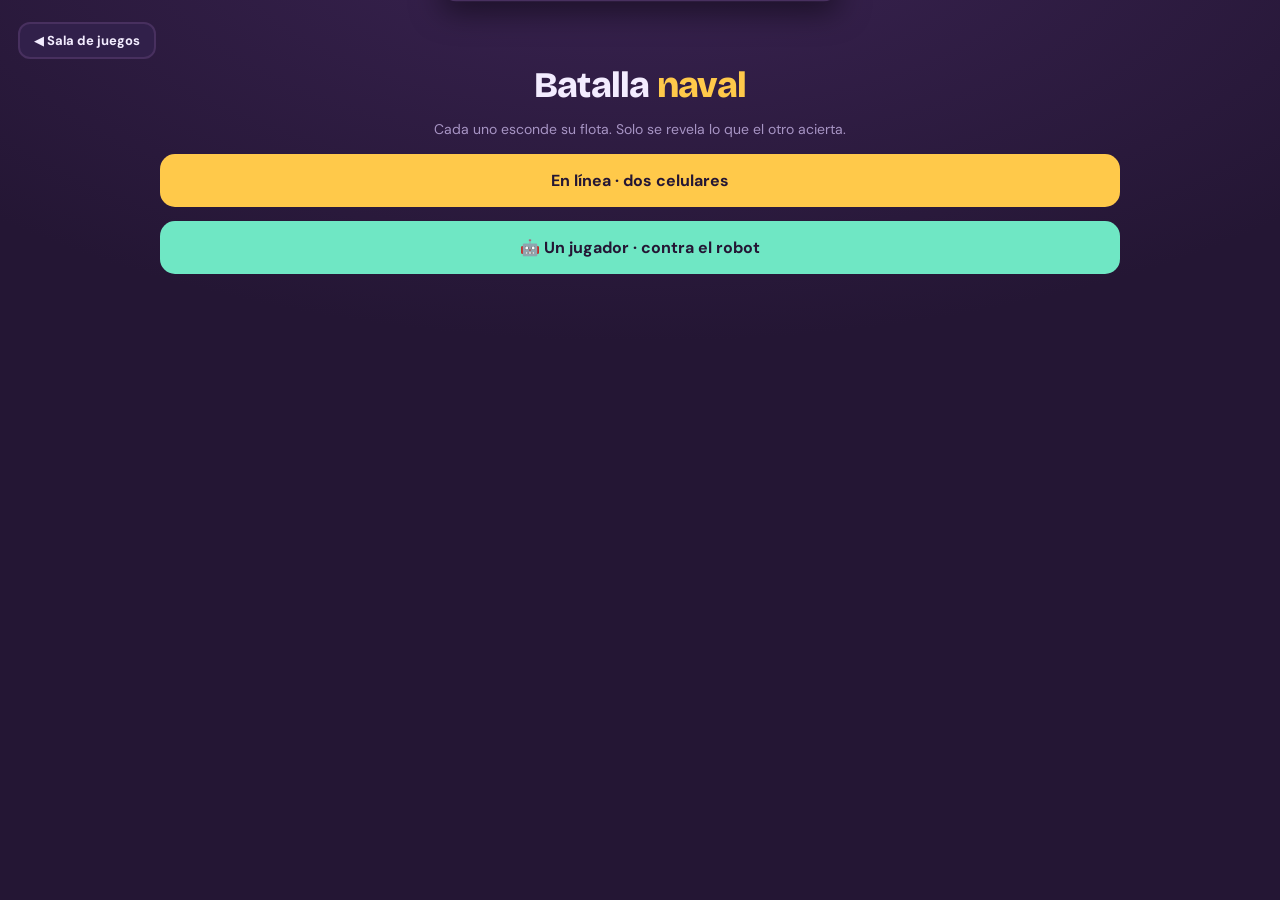
<file: batalla-naval.html>
<!DOCTYPE html>
<html lang="es">
<head>
<meta charset="utf-8">
<meta name="viewport" content="width=device-width, initial-scale=1, viewport-fit=cover">
<title>Batalla naval</title>
<link rel="preconnect" href="https://fonts.googleapis.com">
<link rel="preconnect" href="https://fonts.gstatic.com" crossorigin>
<link href="https://fonts.googleapis.com/css2?family=Bricolage+Grotesque:opsz,wght@12..96,600;12..96,800&family=DM+Sans:wght@400;500;700&display=swap" rel="stylesheet">
<link rel="stylesheet" href="estilo.css">
<style>
  main{max-width:440px;margin:0 auto}
  [data-juego]{display:flex;flex-direction:column;gap:10px}

  /* Banner de turno */
  #banner{border-radius:14px;padding:12px;text-align:center;background:var(--panel);
          border:2px solid var(--borde);transition:background .2s,border-color .2s;
          position:relative}
  #b-son{position:absolute;right:8px;top:50%;transform:translateY(-50%);
         background:none;border:none;font-size:17px;padding:8px;cursor:pointer;opacity:.75}
  #b-son:hover{opacity:1}
  #banner b{display:block;font-family:var(--display);font-weight:800;font-size:19px;line-height:1.2}
  #banner span{font-size:12px;color:var(--tenue)}
  #banner.mio{background:#4A3A16;border-color:var(--ambar)}
  #banner.mio b{color:var(--ambar)}
  #banner.gane{background:#1E4A3C;border-color:var(--menta)}
  #banner.gane b{color:var(--menta)}

  /* Rótulos de sección */
  .seccion{display:flex;justify-content:space-between;align-items:baseline;
           margin-top:6px;gap:8px}
  .seccion h2{font-family:var(--display);font-weight:800;font-size:15px}
  .seccion span{font-size:11px;color:var(--tenue);letter-spacing:.06em;
                text-transform:uppercase;white-space:nowrap}

  /* Cuadrículas con coordenadas */
  .tabla{display:grid;grid-template-columns:16px repeat(10,1fr);gap:2px}
  .eje{font-size:8px;color:var(--tenue);display:grid;place-items:center;line-height:1}
  .celda{background:#2C1B42;border:1px solid #3E2A5A;border-radius:3px;padding:0;
         aspect-ratio:1;display:grid;place-items:center;cursor:pointer;position:relative}
  .celda:disabled{cursor:default}
  .celda.barco{background:#5A4080;border-color:#7B59AB}
  .celda.previa{background:#4A3570;border-color:var(--ambar)}
  .celda.mala{background:#5A2B3C;border-color:var(--rojo)}
  /* El mar enemigo es la zona jugable: se destaca y respira cuando es tu turno */
  .tabla.rival{padding:6px;border-radius:14px;
               background:rgba(110,150,255,.07);
               box-shadow:0 0 0 2px rgba(122,160,255,.22);
               transition:box-shadow .4s,background .4s}
  .tabla.rival.activo{background:rgba(110,150,255,.13);
                      animation:respirar 2.6s ease-in-out infinite}
  @keyframes respirar{
    0%,100%{box-shadow:0 0 0 2px rgba(122,160,255,.45), 0 0 16px rgba(122,160,255,.18)}
    50%    {box-shadow:0 0 0 2px rgba(122,160,255,.85), 0 0 30px rgba(122,160,255,.45)}}
  .rival .celda{background:#352456;border-color:#4C3672}
  .rival .celda:not(:disabled){cursor:crosshair}
  .rival .celda:not(:disabled):hover{background:#4B3578;border-color:var(--ambar);
                                     transform:scale(1.08);z-index:3}

  /* Tu flota es solo informativa: queda un paso atrás */
  .mini .tabla{opacity:.62;filter:saturate(.9);transition:opacity .25s}
  .mini:hover .tabla{opacity:1}

  /* Clavijas: blanca = agua, roja = tocado (como el juego de mesa) */
  .clavija{width:46%;height:46%;border-radius:50%;box-shadow:inset 0 -1px 2px rgba(0,0,0,.45)}
  .agua .clavija{background:#E8E2F5}
  .tocado .clavija{background:var(--rojo);box-shadow:0 0 0 2px rgba(0,0,0,.35)}
  .celda.hundido{background:#7A2733;border-color:#A33}
  .celda.ultimo{outline:2px solid var(--ambar);outline-offset:1px;z-index:2;
                animation:pulso 1s ease-out 3}
  @keyframes pulso{0%{box-shadow:0 0 0 0 rgba(255,201,74,.9)}
                   70%{box-shadow:0 0 0 9px rgba(255,201,74,0)}
                   100%{box-shadow:0 0 0 0 rgba(255,201,74,0)}}

  /* Aviso emergente del disparo */
  #toast{position:fixed;left:50%;top:14px;transform:translateX(-50%) translateY(-140%);
         z-index:50;width:calc(100% - 28px);max-width:400px;
         border-radius:16px;padding:14px 16px;text-align:center;
         background:var(--panel);border:2px solid var(--borde);
         box-shadow:0 10px 30px rgba(0,0,0,.5);transition:transform .3s ease-out}
  #toast.ver{transform:translateX(-50%) translateY(0)}
  #toast b{display:block;font-family:var(--display);font-weight:800;font-size:20px;line-height:1.2}
  #toast span{font-size:13px;color:var(--tenue)}
  #toast.tocado{background:#4A1E28;border-color:var(--rojo)}
  #toast.tocado b{color:var(--rojo)}
  #toast.agua{background:#26304A;border-color:#7B8BC4}
  #toast.agua b{color:#C9D4F5}

  /* Bitácora */
  #bitacora{list-style:none;margin-top:10px;display:flex;flex-direction:column;gap:4px}
  #bitacora li{font-size:12px;color:var(--tenue);background:var(--panel);
               border-radius:9px;padding:7px 10px;display:flex;
               justify-content:space-between;gap:8px;border-left:3px solid var(--borde)}
  #bitacora li.yo{border-left-color:var(--ambar)}
  #bitacora li.el{border-left-color:#7B8BC4}
  #bitacora b{color:var(--tinta);font-weight:700}
  #bitacora .r{color:var(--rojo);font-weight:700}

  .mini{max-width:190px;margin:0 auto}
  .leyenda{display:flex;gap:14px;justify-content:center;font-size:11px;color:var(--tenue);margin-top:6px}
  .leyenda i{display:inline-block;width:9px;height:9px;border-radius:50%;
             vertical-align:middle;margin-right:4px}
  .leyenda .b{background:#E8E2F5} .leyenda .r{background:var(--rojo)}
  .leyenda .s{background:#5A4080;border-radius:2px}

  /* Barcos */
  .flota{display:flex;flex-wrap:wrap;gap:5px;justify-content:center;margin-top:6px}
  .barco-chip{display:flex;align-items:center;gap:5px;font-size:11px;font-weight:700;
              padding:6px 9px;border-radius:10px;border:2px solid var(--borde);
              background:var(--panel);color:var(--tinta);cursor:default}
  button.barco-chip{cursor:pointer}
  .barco-chip.sel{border-color:var(--ambar);background:#4A3A16}
  .barco-chip.puesto .casillas i{background:var(--menta)}
  .barco-chip.roto{color:var(--rojo);border-color:#6B2A34;background:#3A1E28;opacity:.8}
  .barco-chip.roto .casillas i{background:var(--rojo)}
  .barco-chip .casillas{display:flex;gap:2px}
  .barco-chip .casillas i{width:6px;height:6px;border-radius:2px;background:#7B59AB}
  .barco-chip .silueta{display:flex;width:26px}
  .barco-chip .silueta svg{width:100%;height:auto;fill:currentColor}
  .barco-chip .tic{font-size:10px;opacity:.85}
  .barco-chip.roto .silueta{opacity:.6}

  .fila-botones{display:flex;gap:8px;margin-top:10px}
  .fila-botones .accion{font-size:14px;padding:13px}
  .ayuda{font-size:12px;color:var(--tenue);text-align:center;line-height:1.45}

  /* ── Pantalla de victoria / derrota ── */
  #final{position:fixed;inset:0;z-index:100;display:grid;place-items:center;padding:18px;
         background:rgba(16,8,28,.82);backdrop-filter:blur(6px);
         animation:aparecer .35s ease-out}
  @keyframes aparecer{from{opacity:0}to{opacity:1}}
  .tarjeta-final{width:100%;max-width:420px;background:var(--panel);
                 border:2px solid var(--borde);border-radius:24px;overflow:hidden;
                 box-shadow:0 24px 70px rgba(0,0,0,.6);
                 animation:subir .45s cubic-bezier(.2,1.3,.4,1)}
  @keyframes subir{from{transform:translateY(30px) scale(.92);opacity:0}
                   to{transform:none;opacity:1}}
  .escena{display:block;width:100%;height:auto;background:#0E1230}
  .tarjeta-final .cuerpo{padding:20px 20px 22px;text-align:center}
  .tarjeta-final h2{font-family:var(--display);font-weight:800;font-size:29px;
                    line-height:1.1;margin-bottom:6px}
  .gane .tarjeta-final h2{color:var(--ambar)}
  .perdio .tarjeta-final h2{color:#9FB4E8}
  .tarjeta-final .sub{font-size:14px;color:var(--tenue);line-height:1.5}
  .cifras{display:grid;grid-template-columns:repeat(3,1fr);gap:8px;margin:18px 0}
  .cifra{background:rgba(0,0,0,.25);border-radius:13px;padding:10px 4px}
  .cifra b{display:block;font-family:var(--display);font-weight:800;font-size:21px}
  .cifra span{font-size:9px;letter-spacing:.1em;text-transform:uppercase;color:var(--tenue)}
  .tarjeta-final .accion + .accion{margin-top:8px}

  /* Animaciones de la escena */
  .barco-hundido{animation:hundirse 4s ease-in-out infinite}
  @keyframes hundirse{0%,100%{transform:translateY(0) rotate(0deg)}
                      50%{transform:translateY(5px) rotate(-3deg)}}
  .llama{transform-origin:center bottom;animation:arder .5s ease-in-out infinite alternate}
  @keyframes arder{from{transform:scaleY(.82) scaleX(1.05);opacity:.85}
                   to{transform:scaleY(1.15);opacity:1}}
  .ola{animation:ondear 3.5s ease-in-out infinite}
  .ola2{animation:ondear 4.5s ease-in-out infinite reverse}
  @keyframes ondear{0%,100%{transform:translateX(0)}50%{transform:translateX(-14px)}}
  .destello{animation:brillar 2.5s ease-in-out infinite}
  @keyframes brillar{0%,100%{opacity:.35}50%{opacity:.9}}

  .editar-nom{background:none;border:none;color:inherit;font:inherit;
              text-transform:uppercase;letter-spacing:.1em;cursor:pointer;
              opacity:.8;padding:2px}
  .editar-nom:hover{opacity:1;text-decoration:underline}

  /* En pantallas anchas los dos mares caben lado a lado: sin scroll */
  @media (min-width:900px){
    main{max-width:960px}
    #zona-combate:not([hidden]),
    #zona-colocar:not([hidden]){display:grid;grid-template-columns:1fr 1fr;
                                gap:26px;align-items:start}
    .mini{max-width:none}
    .col > :first-child{margin-top:0}
    .col-ctrl{display:flex;flex-direction:column;justify-content:center;min-height:100%}
  }
</style>
</head>
<body>
<a class="inicio" href="index.html">◀ Sala de juegos</a>
<div id="toast"><b id="toast-t"></b><span id="toast-s"></span></div>
<main>
  <div id="lobby"></div>

  <section data-juego hidden>
    <div class="marcador">
      <div class="jugador" data-rol="A" id="tj-A">
        <div class="nom" id="nom-A">—</div>
        <div class="puntos" id="pt-A">0</div>
        <div class="yo" id="yo-A">&nbsp;</div>
      </div>
      <div class="centro-info">Batallas<b id="pt-tot">0</b></div>
      <div class="jugador" data-rol="B" id="tj-B">
        <div class="nom" id="nom-B">—</div>
        <div class="puntos" id="pt-B">0</div>
        <div class="yo" id="yo-B">&nbsp;</div>
      </div>
    </div>

    <div id="banner">
      <b id="banner-t">—</b><span id="banner-s"></span>
      <button id="b-son" aria-label="Activar o silenciar sonido">🔊</button>
    </div>

    <!-- COLOCACIÓN -->
    <div id="zona-colocar" hidden>
      <div class="col">
        <div class="seccion">
          <h2>Coloca tu flota</h2>
          <span id="orientacion">Horizontal</span>
        </div>
        <div class="tabla" id="malla-propia-col"></div>
      </div>
      <div class="col col-ctrl">
        <p class="ayuda">Elige un barco y toca el mar para ubicarlo.<br>
           Para moverlo, tócalo otra vez en la lista.</p>
        <div class="flota" id="flota-chips"></div>
        <div class="fila-botones">
          <button class="accion fantasma" id="b-rotar">⟳ Rotar</button>
          <button class="accion fantasma" id="b-azar">🎲 Al azar</button>
        </div>
        <button class="accion" id="b-listo" style="margin-top:8px" disabled>Listo, ¡a zarpar!</button>
      </div>
    </div>

    <!-- COMBATE -->
    <div id="zona-combate" hidden>
      <div class="col">
      <div class="seccion">
        <h2>🎯 Mar enemigo</h2>
        <span id="restantes-rival"></span>
      </div>
      <div class="tabla rival" id="malla-rival"></div>
      <div class="leyenda">
        <span><i class="b"></i>agua</span>
        <span><i class="r"></i>tocado</span>
      </div>
      <div class="flota" id="flota-rival"></div>
      </div>

      <div class="col">
      <div class="seccion" style="margin-top:14px">
        <h2>⚓ Tu flota</h2>
        <span id="restantes-propio"></span>
      </div>
      <div class="mini"><div class="tabla" id="malla-propia"></div></div>
      <div class="leyenda">
        <span><i class="s"></i>tus barcos</span>
        <span><i class="b"></i>falló</span>
        <span><i class="r"></i>te dio</span>
      </div>
      <div class="flota" id="flota-propia"></div>
      <div class="seccion" style="margin-top:14px"><h2>📻 Bitácora</h2><span>últimos disparos</span></div>
      <ul id="bitacora"></ul>
      <button class="accion" id="b-otra" style="margin-top:14px" hidden>Otra batalla</button>
      </div>
    </div>
  </section>
</main>

<div id="final" hidden>
  <div class="tarjeta-final">
    <svg class="escena" viewBox="0 0 400 210" aria-hidden="true">
      <defs>
        <linearGradient id="cielo" x1="0" y1="0" x2="0" y2="1">
          <stop offset="0%" stop-color="#1B1145"/><stop offset="100%" stop-color="#3A2A6B"/>
        </linearGradient>
        <linearGradient id="mar" x1="0" y1="0" x2="0" y2="1">
          <stop offset="0%" stop-color="#22306E"/><stop offset="100%" stop-color="#0D1236"/>
        </linearGradient>
        <radialGradient id="fogonazo">
          <stop offset="0%" stop-color="#FFE9A8"/><stop offset="45%" stop-color="#FF9B3C" stop-opacity=".75"/>
          <stop offset="100%" stop-color="#FF6B3C" stop-opacity="0"/>
        </radialGradient>
      </defs>

      <rect width="400" height="210" fill="url(#cielo)"/>
      <circle cx="330" cy="42" r="19" fill="#F7F0D8" opacity=".9"/>
      <circle cx="322" cy="37" r="16" fill="#1B1145" opacity=".55"/>
      <g fill="#FFF" class="destello">
        <circle cx="40" cy="30" r="1.4"/><circle cx="95" cy="55" r="1"/><circle cx="150" cy="25" r="1.2"/>
        <circle cx="215" cy="48" r="1"/><circle cx="270" cy="22" r="1.3"/><circle cx="370" cy="80" r="1"/>
      </g>

      <!-- barco hundiéndose -->
      <g class="barco-hundido">
        <circle cx="150" cy="118" r="52" fill="url(#fogonazo)"/>
        <g transform="translate(150,132) rotate(-16)">
          <path d="M-52 0 h104 l-14 15 h-76 z" fill="#2A2036"/>
          <rect x="-34" y="-11" width="46" height="11" rx="2" fill="#3A2D4A"/>
          <rect x="-6" y="-25" width="11" height="15" fill="#453757"/>
          <rect x="-2" y="-38" width="2.5" height="14" fill="#453757"/>
          <g class="llama">
            <path d="M8 -12 q7 -13 13 -3 q5 -11 9 4 q3 12 -11 12 q-13 0 -11 -13z" fill="#FF8A3C"/>
            <path d="M13 -9 q4 -8 8 -1 q3 -6 5 3 q2 8 -7 8 q-8 0 -6 -10z" fill="#FFDD6B"/>
          </g>
        </g>
        <g fill="#5A4A70" opacity=".55">
          <circle cx="132" cy="86" r="12"/><circle cx="152" cy="72" r="9"/><circle cx="118" cy="97" r="8"/>
        </g>
      </g>

      <path class="ola" d="M-20 150 q30 -9 60 0 t60 0 t60 0 t60 0 t60 0 t60 0 v70 h-380z" fill="url(#mar)"/>
      <path class="ola2" d="M-20 168 q34 -8 68 0 t68 0 t68 0 t68 0 t68 0 v52 h-400z" fill="#0B0F2E" opacity=".85"/>
      <path class="ola" d="M-20 186 q30 -6 60 0 t60 0 t60 0 t60 0 t60 0 t60 0 v34 h-380z" fill="#070A22"/>
    </svg>
    <div class="cuerpo">
      <h2 id="final-t"></h2>
      <p class="sub" id="final-s"></p>
      <div class="cifras" id="final-c"></div>
      <button class="accion" id="b-revancha">⚓ Otra batalla</button>
      <button class="accion fantasma" id="b-cerrar">Ver el tablero</button>
    </div>
  </div>
</div>

<script type="module">
import { Lobby } from './lobby.js?v=4';
import { Sonido } from './sonido.js?v=4';

const sonido = new Sonido();

/* ── Flota clásica: 17 casillas ────────────────────────── */
const FLOTA = [
  {id:'portaaviones', n:'Portaaviones', l:5, c:'#7FA6FF',
   svg:'<svg viewBox="0 0 30 12"><path d="M1 6h28l-3 5H4z"/><rect x="3" y="3" width="24" height="3" rx="1"/><rect x="20" y="0" width="3" height="4"/></svg>'},
  {id:'acorazado',    n:'Acorazado',    l:4, c:'#FF9E5E',
   svg:'<svg viewBox="0 0 26 12"><path d="M1 6h24l-3 5H4z"/><rect x="6" y="3" width="4" height="3"/><rect x="15" y="3" width="4" height="3"/><rect x="11" y="0" width="2" height="6"/></svg>'},
  {id:'submarino',    n:'Submarino',    l:3, c:'#5FE0C0',
   svg:'<svg viewBox="0 0 22 12"><rect x="1" y="6" width="20" height="5" rx="2.5"/><path d="M8 2h5v4H8z"/><rect x="10" y="0" width="1.6" height="3"/></svg>'},
  {id:'crucero',      n:'Crucero',      l:3, c:'#C58CF0',
   svg:'<svg viewBox="0 0 22 12"><path d="M1 6h20l-3 5H4z"/><rect x="7" y="2" width="7" height="4"/><rect x="16" y="3" width="2.5" height="3"/></svg>'},
  {id:'destructor',   n:'Destructor',   l:2, c:'#F2D65C',
   svg:'<svg viewBox="0 0 16 12"><path d="M1 6h14l-3 5H4z"/><rect x="5" y="2" width="5" height="4"/><rect x="7" y="0" width="1.6" height="3"/></svg>'}
];
const barcoPorId = id => FLOTA.find(b => b.id === id);
const LETRAS = 'ABCDEFGHIJ';
const coord = i => LETRAS[Math.floor(i/10)] + (i%10 + 1);
const $ = id => document.getElementById(id);

let sala = null, miRol = null;
let misBarcos = {};
let sel = FLOTA[0].id, horizontal = true, resolviendo = false;

const estadoInicial = () => ({
  fase:'colocando', listos:{A:false,B:false}, turno:'A',
  pendiente:null, disparos:{}, hundidos:{}, ganador:'', marcador:{A:0,B:0}
});

/* ── Geometría ─────────────────────────────────────────── */
function celdasDesde(ancla, largo, horiz){
  const f = Math.floor(ancla/10), c = ancla%10;
  if (horiz && c + largo > 10) return null;
  if (!horiz && f + largo > 10) return null;
  return Array.from({length:largo}, (_,k) => horiz ? ancla + k : ancla + k*10);
}
function cabe(celdas, excepto){
  if (!celdas) return false;
  const oc = new Set();
  for (const [id, cs] of Object.entries(misBarcos)) if (id !== excepto) cs.forEach(c => oc.add(c));
  return celdas.every(c => !oc.has(c));
}
function flotaAlAzar(){
  const barcos = {}, ocupadas = new Set();
  for (const b of FLOTA){
    for (let t = 0; t < 800; t++){
      const cs = celdasDesde(Math.floor(Math.random()*100), b.l, Math.random() < .5);
      if (cs && cs.every(c => !ocupadas.has(c))){
        barcos[b.id] = cs; cs.forEach(c => ocupadas.add(c)); break;
      }
    }
  }
  return barcos;
}
function colocarAlAzar(){ misBarcos = flotaAlAzar(); }

/* ── Cuadrículas con coordenadas ───────────────────────── */
function construir(cont, alTocar, alPasar){
  cont.innerHTML = '';
  const esquina = document.createElement('div');
  esquina.className = 'eje';
  cont.appendChild(esquina);
  for (let c = 0; c < 10; c++){
    const e = document.createElement('div');
    e.className = 'eje'; e.textContent = c + 1;
    cont.appendChild(e);
  }
  const celdas = [];
  for (let f = 0; f < 10; f++){
    const e = document.createElement('div');
    e.className = 'eje'; e.textContent = LETRAS[f];
    cont.appendChild(e);
    for (let c = 0; c < 10; c++){
      const i = f*10 + c;
      const b = document.createElement('button');
      b.className = 'celda';
      b.setAttribute('aria-label', coord(i));
      b.innerHTML = '<span class="clavija" hidden></span>';
      if (alTocar){
        b.addEventListener('click', () => alTocar(i));
        // La vista previa al pasar el cursor solo existe en la colocación.
        // En el mar enemigo sería un disparo real con solo rozar la casilla.
        if (alPasar) b.addEventListener('pointerenter', ev => {
          if (ev.pointerType !== 'touch') alPasar(i);
        });
      } else b.disabled = true;
      cont.appendChild(b);
      celdas[i] = b;
    }
  }
  return celdas;
}

function marcar(cel, clases, clavija, color){
  cel.className = 'celda' + (clases ? ' ' + clases : '');
  cel.style.background = color || '';
  cel.style.borderColor = color ? 'rgba(255,255,255,.25)' : '';
  cel.firstElementChild.hidden = !clavija;
}

/** Mapa casilla → barco, para pintar cada nave de su color. */
function mapaBarcos(){
  const m = {};
  for (const [id, cs] of Object.entries(misBarcos)) cs.forEach(c => m[c] = id);
  return m;
}

/* ── Colocación ────────────────────────────────────────── */
function tocarColocacion(i, soloVista){
  const b = barcoPorId(sel);
  if (!b) return;
  const cs = celdasDesde(i, b.l, horizontal);
  if (soloVista){ pintarColocacion(cs); return; }
  if (!cabe(cs, sel)) return;
  misBarcos[sel] = cs;
  const falta = FLOTA.find(x => !misBarcos[x.id]);
  if (falta) sel = falta.id;
  pintarColocacion();
}

function pintarColocacion(previa){
  const mapa = mapaBarcos();
  const valida = previa && cabe(previa, sel);
  const colSel = barcoPorId(sel).c;
  celdasCol.forEach((cel,i) => {
    if (previa && previa.includes(i)){
      marcar(cel, valida ? 'previa' : 'mala', false, valida ? colSel + '99' : '');
    } else {
      const id = mapa[i];
      marcar(cel, id ? 'barco' : '', false, id ? barcoPorId(id).c : '');
    }
  });

  $('flota-chips').innerHTML = '';
  FLOTA.forEach(x => {
    const chip = document.createElement('button');
    chip.className = 'barco-chip' + (x.id === sel ? ' sel' : '') + (misBarcos[x.id] ? ' puesto' : '');
    chip.innerHTML = '<span class="silueta" style="color:' + x.c + '">' + x.svg + '</span>' +
                     '<span>' + x.n + '</span>' +
                     '<span class="casillas">' +
                     ('<i style="background:' + x.c + '"></i>').repeat(x.l) + '</span>' +
                     (misBarcos[x.id] ? '<span class="tic">✓</span>' : '');
    chip.addEventListener('click', () => {
      if (misBarcos[x.id]) delete misBarcos[x.id];
      sel = x.id; pintarColocacion();
    });
    $('flota-chips').appendChild(chip);
  });

  $('orientacion').textContent = horizontal ? '↔ Horizontal' : '↕ Vertical';
  const faltan = FLOTA.filter(x => !misBarcos[x.id]).length;
  $('b-listo').disabled = faltan > 0;
  banner(faltan > 0 ? 'Coloca tu flota' : 'Flota lista',
         faltan > 0 ? 'Te faltan ' + faltan + ' de ' + FLOTA.length + ' barcos'
                    : 'Pulsa zarpar cuando quieras empezar', '');
}

/* ── Disparos ──────────────────────────────────────────── */
async function disparar(i){
  const e = sala.ultimo && sala.ultimo.estado;
  if (!e || e.fase !== 'combate' || e.turno !== miRol || e.pendiente) return;
  if (((e.disparos && e.disparos[miRol]) || {})['c'+i]) return;
  await sala.actualizar(s => {
    const x = s.estado;
    if (x.fase !== 'combate' || x.turno !== miRol || x.pendiente) return false;
    x.pendiente = { de: miRol, celda: i };
  });
}

// El defensor resuelve el disparo que recibe: así el atacante nunca necesita
// —ni recibe— la posición de la flota enemiga.
async function resolver(p){
  if (resolviendo) return;
  resolviendo = true;
  try{
    const e = sala.ultimo.estado;
    const previos = (e.disparos && e.disparos[p.de]) || {};
    const celda = p.celda;
    let tocadoId = null;
    for (const [id, cs] of Object.entries(misBarcos)) if (cs.includes(celda)) tocadoId = id;

    let hundido = null;
    if (tocadoId){
      const cs = misBarcos[tocadoId];
      if (cs.every(c => c === celda || previos['c'+c] === 'tocado')) hundido = tocadoId;
    }

    await sala.actualizar(s => {
      const x = s.estado;
      if (!x.pendiente || x.pendiente.celda !== celda || x.pendiente.de !== p.de) return false;
      x.disparos = x.disparos || {};
      x.disparos[p.de] = x.disparos[p.de] || {};
      x.disparos[p.de]['c'+celda] = tocadoId ? 'tocado' : 'agua';
      if (hundido){
        x.hundidos = x.hundidos || {};
        x.hundidos[p.de] = x.hundidos[p.de] || {};
        x.hundidos[p.de][hundido] = true;
      }
      x.pendiente = null;
      x.ultimoTiro = { de:p.de, celda, res: tocadoId ? 'tocado' : 'agua', hundido: hundido || '', n:(x.n||0)+1 };
      x.n = (x.n || 0) + 1;
      x.log = ((x.log || []).concat([x.ultimoTiro])).slice(-8);
      if (hundido && Object.keys(x.hundidos[p.de]).length === FLOTA.length){
        x.fase = 'fin'; x.ganador = p.de;
        x.marcador = x.marcador || {A:0,B:0};
        x.marcador[p.de] = (x.marcador[p.de] || 0) + 1;
      } else {
        x.turno = p.de === 'A' ? 'B' : 'A';
      }
    });
  } finally { resolviendo = false; }
}

/* ── Pintado ───────────────────────────────────────────── */
let tiroVisto = 0, tempToast = null, turnoVisto = null;

function avisar(t, rival){
  const mio = t.de === miRol;
  const quien = sala.nombre(t.de);
  const barco = t.hundido ? barcoPorId(t.hundido).n : '';
  let titulo, sub;
  if (barco) titulo = (mio ? '💥 ¡Hundiste el ' : '💥 Te hundieron el ') + barco + '!';
  else if (t.res === 'tocado') titulo = mio ? '🎯 ¡Tocado!' : '💢 ¡Te dieron!';
  else titulo = mio ? '🌊 Agua' : '🌊 Falló';
  sub = quien + ' disparó a ' + coord(t.celda);

  $('toast-t').textContent = titulo;
  $('toast-s').textContent = sub;
  $('toast').className = 'ver ' + t.res;
  clearTimeout(tempToast);
  tempToast = setTimeout(() => { $('toast').className = ''; }, 4000);

  if (t.hundido) sonido.hundimiento();
  else if (t.res === 'tocado') sonido.explosion();
  else sonido.chapoteo();

  if (!mio && navigator.vibrate) navigator.vibrate(t.res === 'tocado' ? [90,60,90] : 40);
}

function pintarBitacora(log){
  const ul = $('bitacora');
  ul.innerHTML = '';
  (log || []).slice().reverse().forEach(t => {
    const li = document.createElement('li');
    li.className = t.de === miRol ? 'yo' : 'el';
    const quien = sala.nombre(t.de);
    const res = t.hundido ? '<span class="r">hundió el ' + barcoPorId(t.hundido).n + '</span>'
              : t.res === 'tocado' ? '<span class="r">tocado</span>' : 'agua';
    li.innerHTML = '<span>' + quien + ' → <b>' + coord(t.celda) + '</b></span><span>' + res + '</span>';
    ul.appendChild(li);
  });
  if (!ul.children.length) ul.innerHTML = '<li><span>Sin disparos todavía</span></li>';
}

function banner(titulo, sub, clase){
  $('banner-t').textContent = titulo;
  $('banner-s').innerHTML = sub || '';
  $('banner').className = clase || '';
}

function listaBarcos(cont, hundidos){
  cont.innerHTML = '';
  FLOTA.forEach(x => {
    const chip = document.createElement('span');
    chip.className = 'barco-chip' + (hundidos[x.id] ? ' roto' : '');
    const col = hundidos[x.id] ? 'var(--rojo)' : x.c;
    chip.innerHTML = '<span class="silueta" style="color:' + col + '">' + x.svg + '</span>' +
                     '<span>' + x.n + '</span>' +
                     '<span class="casillas">' +
                     ('<i style="background:' + col + '"></i>').repeat(x.l) + '</span>' +
                     (hundidos[x.id] ? '<span class="tic">💥</span>' : '');
    cont.appendChild(chip);
  });
}

async function editarNombre(){
  const actual = sala.nombre(miRol);
  const nuevo = prompt('¿Cómo te llamas?', actual === 'Jugador 1' || actual === 'Jugador 2' ? '' : actual);
  if (nuevo && nuevo.trim()) await sala.cambiarNombre(nuevo);
}

let finalMostrado = false;

function mostrarFinal(e, rival){
  const gane = e.ganador === miRol;
  const mios = (e.disparos && e.disparos[miRol]) || {};
  const tiros = Object.keys(mios).length;
  const dianas = Object.values(mios).filter(v => v === 'tocado').length;
  const punteria = tiros ? Math.round(dianas*100/tiros) : 0;

  $('final').className = gane ? 'gane' : 'perdio';
  $('final-t').textContent = gane ? '¡' + sala.nombre(miRol) + ' ha ganado!'
                                  : sala.nombre(e.ganador) + ' ha ganado';
  $('final-s').textContent = gane
    ? '¡Felicitaciones! Destruiste la flota completa de ' + sala.nombre(rival) + '.'
    : 'Tu flota fue hundida. La revancha se sirve fría.';
  $('final-c').innerHTML =
    '<div class="cifra"><b>' + tiros + '</b><span>Disparos</span></div>' +
    '<div class="cifra"><b>' + dianas + '</b><span>Impactos</span></div>' +
    '<div class="cifra"><b>' + punteria + '%</b><span>Puntería</span></div>';
  $('final').hidden = false;
  if (gane) sonido.victoria(); else sonido.derrota();
}

function pintar(s){
  if (!s || !s.estado){
    if (typeof mostrarFallo === 'function' && s && !s.estado)
      mostrarFallo('Sala creada con una versión anterior. Recarga (Ctrl+Shift+R) y crea otra.');
    return;
  }
  const e = s.estado, rival = miRol === 'A' ? 'B' : 'A';

  ['A','B'].forEach(r => {
    $('nom-'+r).textContent = sala.nombre(r);
    $('pt-'+r).textContent = (e.marcador && e.marcador[r]) || 0;
    $('tj-'+r).classList.toggle('activo', e.fase === 'combate' && e.turno === r);
    if (r === miRol){
      $('yo-'+r).innerHTML = '<button class="editar-nom">Tú · cambiar nombre ✏️</button>';
      $('yo-'+r).firstElementChild.addEventListener('click', editarNombre);
    } else {
      const on = sala.enLinea(r);
      $('yo-'+r).innerHTML = '<span class="punto-luz' + (on ? ' on' : '') + '"></span>' +
                             (on ? 'En línea' : 'Ausente');
    }
  });
  $('pt-tot').textContent = ((e.marcador && e.marcador.A) || 0) + ((e.marcador && e.marcador.B) || 0);

  $('zona-colocar').hidden = e.fase !== 'colocando';
  $('zona-combate').hidden = e.fase === 'colocando';

  if (e.fase === 'colocando'){
    if (e.listos && e.listos[miRol]){
      celdasCol.forEach(c => c.disabled = true);
      $('b-rotar').disabled = $('b-azar').disabled = $('b-listo').disabled = true;
      banner('Flota desplegada', sala.completa
        ? 'Esperando a que ' + sala.nombre(rival) + ' termine…'
        : 'Esperando a que entre tu rival…', '');
    }
    return;
  }

  const mios  = (e.disparos && e.disparos[miRol]) || {};
  const suyos = (e.disparos && e.disparos[rival]) || {};
  const hundíYo  = (e.hundidos && e.hundidos[miRol]) || {};
  const hundíEl  = (e.hundidos && e.hundidos[rival]) || {};
  const t = e.ultimoTiro;

  // Mar enemigo: solo mis clavijas
  const miTurno = e.fase === 'combate' && e.turno === miRol && !e.pendiente && sala.completa;
  $('malla-rival').classList.toggle('activo', miTurno);
  celdasRival.forEach((cel,i) => {
    const r = mios['c'+i];
    let cls = r === 'tocado' ? 'tocado' : r === 'agua' ? 'agua' : '';
    if (t && t.de === miRol && t.celda === i) cls += ' ultimo';
    marcar(cel, cls, !!r);
    cel.disabled = !miTurno || !!r;
  });

  // Mi mar: mis barcos y las clavijas del rival
  const mapa = mapaBarcos();
  celdasPropia.forEach((cel,i) => {
    const r = suyos['c'+i];
    const id = mapa[i];
    let cls = '';
    if (r === 'tocado') cls = 'tocado';
    else if (r === 'agua') cls = 'agua';
    if (t && t.de === rival && t.celda === i) cls += ' ultimo';
    // El barco conserva su color y la clavija se clava encima, como en el tablero real.
    const color = id ? (hundíEl[id] ? '#6E2430' : barcoPorId(id).c) : '';
    marcar(cel, cls, !!r, color);
  });

  listaBarcos($('flota-rival'), hundíYo);
  listaBarcos($('flota-propia'), hundíEl);
  $('restantes-rival').textContent  = (FLOTA.length - Object.keys(hundíYo).length) + ' a flote';
  $('restantes-propio').textContent = (FLOTA.length - Object.keys(hundíEl).length) + ' a flote';

  // Banner
  let eco = '';
  if (t){
    eco = sala.nombre(t.de) + ' disparó a ' + coord(t.celda) + ': ' + (t.res === 'tocado' ? '¡tocado!' : 'agua') +
          (t.hundido ? ' — ' + barcoPorId(t.hundido).n + ' hundido' : '');
  }

  if (e.fase === 'fin'){
    $('b-otra').hidden = false;
    if (!finalMostrado){ finalMostrado = true; setTimeout(() => mostrarFinal(e, rival), 600); }
    banner(e.ganador === miRol ? '🏆 ¡Ganaste!' : 'Perdiste esta',
           e.ganador === miRol ? 'Hundiste la flota de ' + sala.nombre(rival)
                               : sala.nombre(e.ganador) + ' hundió tu flota',
           e.ganador === miRol ? 'gane' : '');
  } else {
    $('b-otra').hidden = true;
    finalMostrado = false;
    $('final').hidden = true;
    if (!sala.completa) banner('Esperando rival', 'Comparte el código para empezar', '');
    else if (e.pendiente) banner(e.pendiente.de === miRol ? 'Disparo en camino…' : 'Te están disparando…', eco, '');
    else if (e.turno === miRol){
      banner('Tu turno', 'Toca una casilla del mar enemigo. ' + eco, 'mio');
      if (turnoVisto !== 'mio'){ turnoVisto = 'mio'; if (t) setTimeout(() => sonido.turno(), 700); }
    }
    else { banner('Turno de ' + sala.nombre(rival), eco, ''); turnoVisto = 'suyo'; }
  }

  pintarBitacora(e.log);
  if (t && t.n && t.n > tiroVisto){ tiroVisto = t.n; avisar(t, rival); }

  if (e.pendiente && e.pendiente.de !== miRol && Object.keys(misBarcos).length) resolver(e.pendiente);
}

/* ── Robot ─────────────────────────────────────────────────
   Caza y remate: busca en casillas alternas (ningún barco mide
   menos de dos, así que esa retícula no deja huecos) y al tocar
   algo persigue las casillas contiguas hasta hundirlo. */
function conectarRobot(sala, nivel){
  const R = 'B', HUM = 'A';
  const flota = flotaAlAzar();
  let cola = [], tocadas = [], ocupado = false, tiroVistoR = 0;

  const disparosR = () => (sala.ultimo.estado.disparos && sala.ultimo.estado.disparos[R]) || {};

  function vecinos(c){
    const f = Math.floor(c/10), col = c%10, v = [];
    if (f > 0) v.push(c-10);
    if (f < 9) v.push(c+10);
    if (col > 0) v.push(c-1);
    if (col < 9) v.push(c+1);
    return v;
  }

  /* Con dos o más impactos en el mismo barco ya se conoce su eje:
     no tiene sentido probar de lado, solo por los dos extremos. */
  function extremos(){
    if (tocadas.length < 2) return null;
    const filas = new Set(tocadas.map(c => Math.floor(c/10)));
    const cols  = new Set(tocadas.map(c => c%10));
    const ord = [...tocadas].sort((a,b) => a-b);
    const ini = ord[0], fin = ord[ord.length-1];
    if (filas.size === 1){
      const f = Math.floor(ini/10), lista = [];
      if (ini%10 > 0) lista.push(ini-1);
      if (fin%10 < 9) lista.push(fin+1);
      return lista.filter(c => Math.floor(c/10) === f);
    }
    if (cols.size === 1){
      const lista = [];
      if (ini >= 10) lista.push(ini-10);
      if (fin < 90)  lista.push(fin+10);
      return lista;
    }
    return null;
  }

  function elegir(){
    const hechos = disparosR();
    if (nivel >= 3){
      const ext = extremos();
      if (ext){
        const buenos = ext.filter(c => !hechos['c'+c]);
        if (buenos.length) return buenos[Math.floor(Math.random()*buenos.length)];
      }
    }
    if (nivel >= 2){
      while (cola.length){
        const c = cola.shift();
        if (!hechos['c'+c]) return c;
      }
    }
    const libres = [];
    for (let i = 0; i < 100; i++) if (!hechos['c'+i]) libres.push(i);
    if (!libres.length) return -1;
    // Solo el experto busca en retícula alterna: ningún barco mide
    // menos de dos casillas, así que esa malla no deja huecos.
    if (nivel >= 3){
      const alternas = libres.filter(i => ((i%10) + Math.floor(i/10)) % 2 === 0);
      if (alternas.length) return alternas[Math.floor(Math.random()*alternas.length)];
    }
    return libres[Math.floor(Math.random()*libres.length)];
  }

  function resolverRobot(p){
    const e = sala.ultimo.estado;
    const previos = (e.disparos && e.disparos[p.de]) || {};
    const celda = p.celda;
    let tocadoId = null;
    for (const [id, cs] of Object.entries(flota)) if (cs.includes(celda)) tocadoId = id;
    let hundido = null;
    if (tocadoId){
      const cs = flota[tocadoId];
      if (cs.every(c => c === celda || previos['c'+c] === 'tocado')) hundido = tocadoId;
    }
    sala.actualizar(s => {
      const x = s.estado;
      if (!x.pendiente || x.pendiente.celda !== celda || x.pendiente.de !== p.de) return false;
      x.disparos = x.disparos || {};
      x.disparos[p.de] = x.disparos[p.de] || {};
      x.disparos[p.de]['c'+celda] = tocadoId ? 'tocado' : 'agua';
      if (hundido){
        x.hundidos = x.hundidos || {};
        x.hundidos[p.de] = x.hundidos[p.de] || {};
        x.hundidos[p.de][hundido] = true;
      }
      x.pendiente = null;
      x.n = (x.n || 0) + 1;
      x.ultimoTiro = { de:p.de, celda, res: tocadoId ? 'tocado' : 'agua', hundido: hundido || '', n:x.n };
      x.log = ((x.log || []).concat([x.ultimoTiro])).slice(-8);
      if (hundido && Object.keys(x.hundidos[p.de]).length === FLOTA.length){
        x.fase = 'fin'; x.ganador = p.de;
        x.marcador = x.marcador || {A:0,B:0};
        x.marcador[p.de] = (x.marcador[p.de] || 0) + 1;
      } else x.turno = p.de === 'A' ? 'B' : 'A';
    });
  }

  const luego = (ms, fn) => { ocupado = true; setTimeout(() => { ocupado = false; fn(); }, ms); };

  sala.alCambiar(s => {
    const e = s.estado;
    if (!e || ocupado) return;

    // Aprende de su propio disparo anterior
    const t = e.ultimoTiro;
    if (t && t.de === R && t.n > tiroVistoR){
      tiroVistoR = t.n;
      if (t.res === 'tocado' && !t.hundido){ tocadas.push(t.celda); cola.push(...vecinos(t.celda)); }
      if (t.hundido){ cola = []; tocadas = []; }
    }

    if (e.fase === 'colocando'){
      if (!(e.listos && e.listos[R]))
        luego(800, () => sala.actualizar(x => {
          const y = x.estado;
          y.listos = y.listos || {};
          y.listos[R] = true;
          if (y.listos.A && y.listos.B) y.fase = 'combate';
        }));
      return;
    }
    if (e.fase !== 'combate') return;

    if (e.pendiente && e.pendiente.de === HUM){
      luego(500, () => resolverRobot(e.pendiente));
    } else if (!e.pendiente && e.turno === R){
      luego(900 + Math.random()*700, () => sala.actualizar(x => {
        const y = x.estado;
        if (y.pendiente || y.turno !== R || y.fase !== 'combate') return false;
        const c = elegir();
        if (c < 0) return false;
        y.pendiente = { de: R, celda: c };
      }));
    }
  });
}

/* ── Botones ───────────────────────────────────────────── */
$('b-cerrar').addEventListener('click', () => { $('final').hidden = true; });
$('b-revancha').addEventListener('click', () => { $('final').hidden = true; $('b-otra').click(); });

$('b-son').textContent = sonido.activo ? '🔊' : '🔇';
$('b-son').addEventListener('click', () => {
  $('b-son').textContent = sonido.alternar() ? '🔊' : '🔇';
});

$('b-rotar').addEventListener('click', () => { horizontal = !horizontal; pintarColocacion(); });
$('b-azar').addEventListener('click', () => { colocarAlAzar(); pintarColocacion(); });

$('b-listo').addEventListener('click', async () => {
  $('b-listo').disabled = true;
  await sala.guardarSecreto({ barcos: misBarcos });
  await sala.actualizar(s => {
    const e = s.estado;
    e.listos = e.listos || {};
    e.listos[miRol] = true;
    if (e.listos.A && e.listos.B) e.fase = 'combate';
  });
});

$('b-otra').addEventListener('click', async () => {
  misBarcos = {}; sel = FLOTA[0].id; tiroVisto = 0; turnoVisto = null; colocarAlAzar();
  await sala.actualizar(s => {
    const e = s.estado;
    if (e.fase !== 'fin') return false;
    e.fase = 'colocando'; e.listos = {A:false,B:false};
    e.disparos = {}; e.hundidos = {}; e.pendiente = null;
    e.ganador = ''; e.ultimoTiro = null; e.log = []; e.n = 0;
    e.turno = e.turno === 'A' ? 'B' : 'A';
  });
  celdasCol.forEach(c => c.disabled = false);
  $('b-rotar').disabled = $('b-azar').disabled = false;
  pintarColocacion();
});

/* ── Arranque ──────────────────────────────────────────── */
const celdasCol    = construir($('malla-propia-col'),
                                i => tocarColocacion(i),
                                i => tocarColocacion(i, true));
const celdasRival  = construir($('malla-rival'), disparar);
const celdasPropia = construir($('malla-propia'), null);

// Al volver al catálogo liberamos el puesto: si no, la sala queda
// con un jugador fantasma hasta que Firebase note la desconexión.
document.querySelector('a.inicio').addEventListener('click', () => {
  try { if (sala && sala.salir) sala.salir(); } catch(e){}
});

new Lobby({
  juego: 'batallanaval',
  titulo: 'Batalla <em>naval</em>',
  lema: 'Cada uno esconde su flota. Solo se revela lo que el otro acierta.',
  estadoInicial,
  textoSolo: '🤖 Un jugador · contra el robot',
  tituloNivel: 'Nivel del <em>rival</em>',
  niveles: [
    { n:1, t:'Grumete',   d:'Dispara al azar y ni persigue cuando acierta.' },
    { n:2, t:'Capitán',   d:'Persigue las casillas contiguas al impacto.' },
    { n:3, t:'Almirante', d:'Busca en retícula y deduce el eje de tus barcos.' }
  ],
  nombreRobot: n => ['Grumete','Capitán','Almirante'][n-1],
  alSolo: async (s, nivel) => {
    sala = s; miRol = s.rol;
    colocarAlAzar(); pintarColocacion();
    s.alCambiar(pintar);
    conectarRobot(s, nivel);
  },
  alEntrar: async s => {
    sala = s; miRol = s.rol;
    colocarAlAzar();
    pintarColocacion();
    s.alCambiar(pintar);
    s.alJugador((r, q) => {
      $('toast-t').textContent = q === 'entra' ? '👋 ' + s.nombre(r) + ' se unió'
                                               : s.nombre(r) + ' salió';
      $('toast-s').textContent = q === 'entra' ? 'Ya pueden desplegar la flota' : '';
      $('toast').className = 'ver';
      setTimeout(() => { $('toast').className = ''; }, 3000);
    });
    try{
      const guardado = await s.leerSecreto();
      if (guardado && guardado.barcos){
        misBarcos = guardado.barcos;
        pintarColocacion();
        if (s.ultimo) pintar(s.ultimo);
      }
    } catch(err){ console.warn('No se pudo recuperar la flota guardada', err); }
  }
});

/* En móvil, la pulsación larga sobre un control abre el menú del sistema
   y selecciona el texto del botón. Aquí no queremos ninguna de las dos. */

// Evitar que arrastrar el dedo seleccione texto, SIN romper el toque.
// Ojo: preventDefault en 'touchstart' cancela el 'click' que genera el
// navegador, y entonces ningún botón responde en pantallas táctiles.
// Solo 'touchmove' es seguro: corta el arrastre y deja pasar el toque.
document.addEventListener('touchmove', e => {
  if (e.target.closest && e.target.closest('button, canvas')) e.preventDefault();
}, { passive:false });

document.addEventListener('contextmenu', e => {
  if (e.target.closest('button, canvas')) e.preventDefault();
});
</script>

<script>
// Si un módulo no carga (por ejemplo, un archivo que falta en el servidor),
// el navegador no ejecuta nada y la página queda en negro sin explicación.
// Esto lo convierte en un mensaje legible.
window.addEventListener('load', () => setTimeout(() => {
  const l = document.getElementById('lobby');
  if (l && l.children.length) return;
  const faltan = ['lobby.js','sala.js','sala-local.js','sonido.js','config.js','estilo.css'];
  Promise.all(faltan.map(f =>
    fetch(f, {cache:'no-store'}).then(r => r.ok ? null : f).catch(() => f)
  )).then(res => {
    const rotos = res.filter(Boolean);
    const d = document.createElement('div');
    d.style.cssText = 'position:fixed;inset:0;z-index:999;display:grid;place-content:center;' +
      'gap:10px;padding:24px;text-align:center;background:#241634;color:#F3ECFF;' +
      'font-family:system-ui,sans-serif';
    d.innerHTML = '<h2 style="font-size:20px">El juego no pudo cargar</h2>' +
      (rotos.length
        ? '<p style="color:#FF7B7B;font-size:14px">Faltan estos archivos en el servidor:<br><b>' +
          rotos.join('<br>') + '</b></p><p style="font-size:13px;color:#A794C4">Súbelos al repositorio y recarga con Ctrl+Shift+R.</p>'
        : '<p style="font-size:14px;color:#A794C4">Los archivos están, pero el navegador guarda una versión vieja.<br>' +
          'Recarga forzando la caché: <b>Ctrl+Shift+R</b> en PC, o cierra la pestaña y vuelve a abrirla en el celular.</p>') +
      '<a href="index.html" style="color:#FFC94A;font-size:13px">◀ Volver a la sala de juegos</a>';
    document.body.appendChild(d);
  });
}, 2500));
</script>
</body>
</html>
</file>
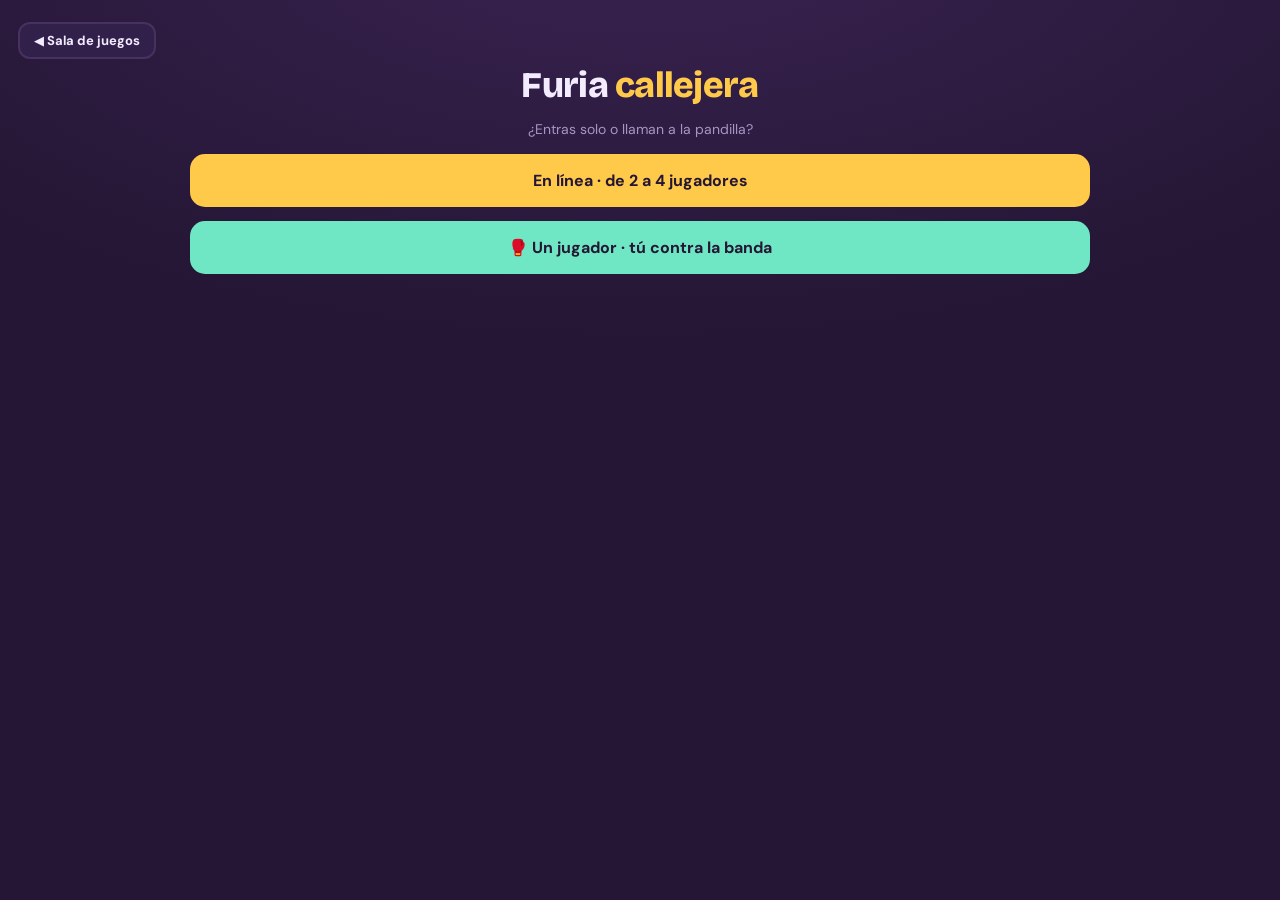
<file: furia-callejera.html>
<!DOCTYPE html>
<html lang="es">
<head>
<meta charset="utf-8">
<meta name="viewport" content="width=device-width, initial-scale=1, viewport-fit=cover, user-scalable=no">
<title>Furia Callejera</title>
<link rel="preconnect" href="https://fonts.googleapis.com">
<link rel="preconnect" href="https://fonts.gstatic.com" crossorigin>
<link href="https://fonts.googleapis.com/css2?family=Bricolage+Grotesque:opsz,wght@12..96,600;12..96,800&family=DM+Sans:wght@400;500;700&display=swap" rel="stylesheet">
<link rel="stylesheet" href="estilo.css">
<style>
  body{overflow-x:hidden}
  #fallo{position:fixed;left:0;right:0;bottom:0;z-index:200;background:#5A1E28;
         color:#FFE3E3;font-size:12px;padding:10px 14px;font-family:ui-monospace,monospace;
         border-top:2px solid var(--rojo)}
  main{max-width:900px;margin:0 auto}
  [data-juego]{display:flex;flex-direction:column;gap:8px}

  .banda{display:flex;flex-wrap:wrap;gap:6px;justify-content:center}
  .peleador{background:var(--panel);border:2px solid var(--borde);border-radius:12px;
            padding:6px 9px;min-width:118px}
  .peleador.yo{border-color:currentColor}
  .peleador.fuera{opacity:.4}
  .peleador .fila{display:flex;justify-content:space-between;align-items:baseline;gap:6px}
  .peleador .nm{font-weight:700;font-size:12px;color:var(--tinta);max-width:74px;
                overflow:hidden;text-overflow:ellipsis;white-space:nowrap}
  .peleador .vd{font-size:10px;letter-spacing:1px;color:currentColor}
  .barra{height:7px;background:#160E2C;border-radius:4px;overflow:hidden;margin-top:4px}
  .barra i{display:block;height:100%;background:currentColor;border-radius:4px;transition:width .18s}
  .zonaHud{align-self:center;font-size:10px;letter-spacing:.11em;text-transform:uppercase;
           color:var(--tenue);text-align:center}
  .zonaHud b{display:block;font-family:var(--display);font-size:17px;color:var(--tinta);letter-spacing:0}

  .escenario{position:relative;border-radius:14px;overflow:hidden;border:2px solid var(--borde)}
  canvas{display:block;width:100%;aspect-ratio:16/9;background:#0E0A1E}
  #aviso{position:absolute;left:0;right:0;top:30%;text-align:center;pointer-events:none;
         font-family:var(--display);font-weight:800;font-size:clamp(20px,5vw,36px);
         color:var(--ambar);text-shadow:0 4px 18px rgba(0,0,0,.85);opacity:0;transition:opacity .25s}
  #aviso.ver{opacity:1}
  #b-son{position:absolute;right:8px;top:8px;background:rgba(20,12,36,.7);border:none;
         border-radius:10px;padding:7px 9px;font-size:15px;cursor:pointer}
  #capa{position:absolute;inset:0;display:grid;place-content:center;text-align:center;gap:8px;
        padding:20px;background:rgba(14,10,30,.9)}
  #capa.oculta{display:none}
  #capa h2{font-family:var(--display);font-weight:800;font-size:clamp(21px,5vw,30px)}
  #capa p{font-size:13px;color:var(--tenue);max-width:320px;line-height:1.5}
  #capa button{margin-top:6px;font-family:inherit;font-weight:700;font-size:15px;
               padding:12px 26px;border-radius:13px;border:none;background:var(--ambar);
               color:#241634;cursor:pointer}

  .mandos{display:grid;grid-template-columns:auto 1fr;gap:12px;align-items:center}
  .cruz{display:grid;grid-template-columns:repeat(3,1fr);gap:5px;width:156px}
  .cruz button{aspect-ratio:1;border-radius:12px;border:2px solid var(--borde);
               background:var(--panel);color:var(--tinta);font-size:17px;cursor:pointer}
  .cruz .hueco{visibility:hidden;border:none;background:none}
  .acciones2{display:grid;grid-template-columns:1fr 1fr;gap:6px}
  .acciones2 button{padding:18px 0;border-radius:13px;border:2px solid var(--borde);
                    background:var(--panel);color:var(--tinta);cursor:pointer;
                    font-family:var(--display);font-weight:800;font-size:14px}
  .acciones2 .pu{color:#FFC94A} .acciones2 .pa{color:#6FE7C4}
  .acciones2 .sa{color:#C58CF0;grid-column:span 2;padding:14px 0}
  button.on{background:#3F2A5C}
  .ayuda{font-size:11px;color:var(--tenue);text-align:center;line-height:1.5}
</style>
</head>
<body>
<a class="inicio" href="index.html">◀ Sala de juegos</a>
<main>
  <div id="lobby"></div>

  <section data-juego hidden>
    <div class="banda" id="banda"></div>
    <div class="zonaHud">Zona<b id="hud-zona">1</b></div>

    <div class="escenario">
      <canvas id="lienzo" width="960" height="540"></canvas>
      <div id="aviso"></div>
      <button id="b-son" aria-label="Silenciar">🔊</button>
      <div id="capa" class="oculta">
        <h2 id="capa-t"></h2>
        <p id="capa-s"></p>
        <button id="capa-b">Empezar</button>
      </div>
    </div>

    <div class="mandos">
      <div class="cruz">
        <button class="hueco"></button><button data-m="arriba">▲</button><button class="hueco"></button>
        <button data-m="izq">◀</button><button class="hueco"></button><button data-m="der">▶</button>
        <button class="hueco"></button><button data-m="abajo">▼</button><button class="hueco"></button>
      </div>
      <div class="acciones2">
        <button class="pu" data-m="puno">PUÑO</button>
        <button class="pa" data-m="patada">PATADA</button>
        <button class="sa" data-m="salto">SALTO</button>
      </div>
    </div>
    <p class="ayuda">Teclado: W A S D para moverte · F puño · G patada · H salto</p>
  </section>
</main>

<div id="fallo" hidden></div>
<script type="module">
import { Lobby } from './lobby.js?v=4';

function mostrarFallo(msg){
  const d = document.getElementById('fallo');
  d.hidden = false; d.textContent = '⚠ ' + msg;
}
addEventListener('error', e => mostrarFallo(e.message + ' · ' + (e.filename||'').split('/').pop() + ':' + e.lineno));
addEventListener('unhandledrejection', e => mostrarFallo('Promesa: ' + (e.reason && e.reason.message || e.reason)));
import { Sonido } from './sonido.js?v=4';

const sonido = new Sonido();
const $ = id => document.getElementById(id);

/* ── Mundo ─────────────────────────────────────────────────
   x avanza por la calle, y es la profundidad (arriba = lejos),
   z la altura del salto. La planta clásica del género. */
const W = 960, H = 540;
const HONDO0 = 0, HONDO1 = 100;
const ZONAS = 3, MAX_J = 4;

const COL_J = { A:'#6FA8FF', B:'#FF7B7B', C:'#7BE8A0', D:'#E8C25C' };
const cv = $('lienzo'), cx = cv.getContext('2d');

const NIVEL = {
  1:{ dano:0.7, cuantos:0, nombre:'Pandilla floja' },
  2:{ dano:1.0, cuantos:0, nombre:'Pandilla' },
  3:{ dano:1.18, cuantos:1, nombre:'Pandilla brava' }
};
let nivel = 2;

const TIPOS = {
  maton: { vida:34, vel:1.5, dano:4,  alcance:34, col:'#8E5FBF', pelo:'#E85D8A', ancho:1 },
  bruto: { vida:70, vel:1.1, dano:6,  alcance:38, col:'#B5713A', pelo:'#3A2A22', ancho:1.28 },
  jefe:  { vida:150, vel:1.4, dano:8, alcance:42, col:'#C43B63', pelo:'#1B1233', ancho:1.12 }
};
const ATACANTES = 2;

const estadoInicial = () => ({
  fase:'listos', zona:0, ganador:'',
  pos:{}, salud:{}, vidas:{}, golpes:{}, enemigos:[]
});

/* ── Entidades ─────────────────────────────────────────── */
function nuevoLuchador(x, y){
  return { x, y, z:0, vz:0, dir:1, est:'quieto', marco:0, ataque:0,
           salud:100, invul:0, aturdido:0, enSuelo:0, tipo:'jugador' };
}
let contadorId = 1;
function nuevoEnemigo(tipo, x, y){
  const d = TIPOS[tipo];
  return { i:contadorId++, t:tipo, x, y, z:0, dir:-1, v:d.vida, vmax:d.vida,
           est:'quieto', marco:0, ataque:0, espera:0, invul:0, aturdido:0, enSuelo:0 };
}

/* ── Estado local ──────────────────────────────────────── */
let sala = null, miRol = 'A', anfitrion = true, soloLocal = false;
let mios = {}, enemigos = [], camX = 0, oleada = 0, zona = 0;
let corriendo = false, ultimoEnvio = 0, sacudida = 0, chispas = [];
let avisoHasta = 0, finalMostrado = false, nGolpe = 0, vistos = {};
const pulsa = {};

const roles = () => soloLocal ? ['A'] : (sala && sala.ocupados ? sala.ocupados() : ['A']);

/* ── Controles ─────────────────────────────────────────── */
const TECLAS = { a:'izq', d:'der', w:'arriba', s:'abajo',
                 arrowleft:'izq', arrowright:'der', arrowup:'arriba', arrowdown:'abajo',
                 f:'puno', g:'patada', h:'salto', ' ':'salto', j:'puno', k:'patada' };
addEventListener('keydown', e => { const m = TECLAS[e.key.toLowerCase()];
  if (m){ e.preventDefault(); pulsa[m] = true; } });
addEventListener('keyup', e => { const m = TECLAS[e.key.toLowerCase()];
  if (m){ e.preventDefault(); pulsa[m] = false; } });
addEventListener('blur', () => { for (const k in pulsa) pulsa[k] = false; });

function blindarTacto(el){
  if (!el) return;
  ['touchstart','touchmove','touchend','touchcancel'].forEach(ev =>
    el.addEventListener(ev, e => e.preventDefault(), { passive:false }));
}
document.querySelectorAll('[data-m]').forEach(b => {
  const m = b.dataset.m;
  const on  = e => { e.preventDefault(); b.setPointerCapture(e.pointerId);
                     pulsa[m] = true; b.classList.add('on'); };
  const off = () => { pulsa[m] = false; b.classList.remove('on'); };
  b.addEventListener('pointerdown', on);
  ['pointerup','pointercancel'].forEach(ev => b.addEventListener(ev, off));
  b.addEventListener('lostpointercapture', off);
  blindarTacto(b);
});
blindarTacto(cv);
document.addEventListener('contextmenu', e => {
  if (e.target.closest('button, canvas')) e.preventDefault();
});
$('b-son').textContent = sonido.activo ? '🔊' : '🔇';
$('b-son').addEventListener('click', () => { $('b-son').textContent = sonido.alternar() ? '🔊' : '🔇'; });

/* ── Oleadas ───────────────────────────────────────────── */
function generarOleada(z, n){
  const lista = [];
  const jug = roles().length;
  const cuantos = 2 + z + Math.min(2, n) + NIVEL[nivel].cuantos + (jug > 2 ? 1 : 0);
  for (let k = 0; k < cuantos; k++){
    const tipo = (z === ZONAS-1 && k === 0) ? 'jefe'
               : (Math.random() < 0.28 + z*0.1 ? 'bruto' : 'maton');
    const lado = Math.random() < 0.5 ? -1 : 1;
    lista.push(nuevoEnemigo(tipo, camX + lado*(W*0.55 + Math.random()*160),
                            HONDO0 + Math.random()*(HONDO1 - HONDO0)));
  }
  return lista;
}

/* ── Combate ───────────────────────────────────────────── */
function chispear(x, y, z){ chispas.push({ x, y, z, v:12 }); }

/** Un golpe de jugador contra los enemigos. Solo lo resuelve el anfitrión. */
function golpeAEnemigos(g){
  const alcance = g.t === 'patada' ? 46 : 36;
  const dano = g.t === 'patada' ? 14 : 9;
  const bx = g.x + g.d*alcance*0.6;
  let acerto = false;
  for (const o of enemigos){
    if (o.v <= 0 || o.invul > 0) continue;
    if (Math.abs(o.x - bx) > alcance) continue;
    if (Math.abs(o.y - g.y) > 22) continue;
    if (Math.abs(o.z - g.z) > 34) continue;
    acerto = true;
    o.invul = 12; o.dir = o.x < g.x ? 1 : -1;
    o.v -= dano; o.est = 'herido'; o.aturdido = 16; o.x += g.d*10;
    if (o.v <= 0){ o.est = 'suelo'; o.enSuelo = 70; }
    chispear(bx, o.y, o.z + 22);
  }
  return acerto;
}

/** Un golpe de enemigo contra los jugadores. Solo lo resuelve el anfitrión. */
function golpeAJugadores(e){
  const d = TIPOS[e.t];
  const bx = e.x + e.dir*d.alcance*0.6;
  for (const r of roles()){
    const o = mios[r];
    if (!o || o.salud <= 0 || o.invul > 0) continue;
    if (Math.abs(o.x - bx) > d.alcance) continue;
    if (Math.abs(o.y - e.y) > 22) continue;
    if (Math.abs(o.z - e.z) > 34) continue;
    o.salud -= d.dano * NIVEL[nivel].dano;
    o.est = 'herido'; o.aturdido = 12; o.invul = 55;
    o.x += e.dir*8;
    chispear(bx, o.y, o.z + 22);
    sacudida = Math.max(sacudida, 5);
    if (o.salud <= 0){ o.salud = 0; o.est = 'suelo'; o.enSuelo = 90; sonido.caida(); }
    if (!soloLocal) sala.escribir('estado/salud/' + r, Math.max(0, Math.round(o.salud)));
  }
}

/* ── Movimiento ────────────────────────────────────────── */
function moverLuchador(p, ent){
  if (p.salud <= 0){ if (p.enSuelo > 0) p.enSuelo--; p.est = 'suelo'; return; }
  if (p.aturdido > 0){ p.aturdido--; p.est = 'herido'; return; }
  if (p.invul > 0) p.invul--;
  if (p.ataque > 0){ p.ataque--; if (p.ataque === 0) p.est = 'quieto'; return; }

  if (p.z > 0 || p.vz !== 0){
    p.vz -= 0.85; p.z += p.vz;
    if (p.z <= 0){ p.z = 0; p.vz = 0; p.est = 'quieto'; } else p.est = 'salto';
  } else if (ent.salto){ p.vz = 12; p.est = 'salto'; }

  const vx = (ent.der ? 1 : 0) - (ent.izq ? 1 : 0);
  const vy = (ent.abajo ? 1 : 0) - (ent.arriba ? 1 : 0);
  if (vx || vy){
    p.x += vx*3.2;
    p.y = Math.max(HONDO0, Math.min(HONDO1, p.y + vy*1.9));
    if (vx) p.dir = vx;
    if (p.z === 0) p.est = 'anda';
    p.marco += 0.22;
  } else if (p.z === 0 && p.est !== 'salto') p.est = 'quieto';

  p.x = Math.max(camX - W*0.42, Math.min(camX + W*0.44, p.x));

  if (ent.puno || ent.patada){
    const tipo = ent.puno ? 'puno' : 'patada';
    p.est = tipo; p.ataque = tipo === 'puno' ? 12 : 16;
    emitirGolpe(p, tipo);
  }
}

/** Publica el golpe. El anfitrión lo aplica; los demás lo mandan por la red. */
function emitirGolpe(p, tipo){
  const g = { n:++nGolpe, x:p.x, y:p.y, z:p.z, d:p.dir, t:tipo };
  if (anfitrion){
    const acerto = golpeAEnemigos(g);
    sacudida = Math.max(sacudida, tipo === 'patada' ? 6 : 4);
    if (acerto) tipo === 'patada' ? sonido.patada() : sonido.golpe();
    else sonido.fallo();
  } else {
    sonido.fallo();
    sala.escribir('estado/golpes/' + miRol, g);
  }
}

let puedenAtacar = new Set();
function rankAtaque(){
  const vivos = enemigos.filter(x => x.v > 0);
  const jug = roles().map(r => mios[r]).filter(p => p && p.salud > 0);
  if (!jug.length) return new Set();
  const dist = e => Math.min(...jug.map(p => Math.abs(p.x-e.x) + Math.abs(p.y-e.y)*2));
  const cupo = ATACANTES + (roles().length > 2 ? 1 : 0);
  return new Set(vivos.sort((a,b) => dist(a)-dist(b)).slice(0, cupo).map(x => x.i));
}

function moverEnemigo(e){
  if (e.v <= 0){ if (e.enSuelo > 0) e.enSuelo--; e.est = 'suelo'; return; }
  if (e.aturdido > 0){ e.aturdido--; return; }
  if (e.invul > 0) e.invul--;
  if (e.ataque > 0){ e.ataque--; if (e.ataque === 0) e.est = 'quieto'; return; }
  if (e.espera > 0) e.espera--;

  const d = TIPOS[e.t];
  const vivos = roles().map(r => mios[r]).filter(p => p && p.salud > 0);
  if (!vivos.length){ e.est = 'quieto'; return; }
  let obj = vivos[0], mejor = 1e9;
  for (const p of vivos){
    const dist = Math.abs(p.x - e.x) + Math.abs(p.y - e.y)*2;
    if (dist < mejor){ mejor = dist; obj = p; }
  }
  const dx = obj.x - e.x, dy = obj.y - e.y;

  // Solo unos pocos entran a pelear; el resto merodea esperando turno.
  if (!puedenAtacar.has(e.i)){
    const meta = obj.x + (e.x < obj.x ? -84 : 84);
    if (Math.abs(meta - e.x) > 8){ e.x += Math.sign(meta - e.x)*d.vel*0.7;
      e.est = 'anda'; e.marco += 0.16; }
    else e.est = 'quieto';
    e.dir = Math.sign(dx) || e.dir;
    return;
  }

  if (Math.abs(dx) < d.alcance && Math.abs(dy) < 20){
    if (e.espera <= 0){
      e.est = 'puno'; e.ataque = 18; e.espera = 48 + Math.random()*32;
      e.dir = dx >= 0 ? 1 : -1;
      golpeAJugadores(e);
      sonido.golpe();
    } else e.est = 'quieto';
  } else {
    if (Math.abs(dx) > d.alcance*0.8){ e.x += Math.sign(dx)*d.vel; e.dir = Math.sign(dx); }
    if (Math.abs(dy) > 4) e.y += Math.sign(dy)*d.vel*0.55;
    e.est = 'anda'; e.marco += 0.2;
  }
}

/* ── Bucle de juego ────────────────────────────────────── */
function paso(){
  const e = sala && sala.ultimo ? sala.ultimo.estado : null;
  if (!e || e.fase !== 'jugando') return;

  if (mios[miRol]) moverLuchador(mios[miRol], pulsa);

  if (anfitrion){
    // Golpes que llegan de los compañeros
    if (e.golpes) for (const r of roles()){
      const g = e.golpes[r];
      if (r !== miRol && g && g.n > (vistos[r] || 0)){
        vistos[r] = g.n;
        const acerto = golpeAEnemigos(g);
        if (acerto) g.t === 'patada' ? sonido.patada() : sonido.golpe();
      }
    }

    puedenAtacar = rankAtaque();
    enemigos.forEach(moverEnemigo);
    enemigos = enemigos.filter(x => x.v > 0 || x.enSuelo > 0);

    if (!enemigos.some(x => x.v > 0)){
      oleada++;
      if (oleada >= 3){
        oleada = 0; zona++;
        if (zona >= ZONAS){ terminar(true); return; }
        aviso('Zona ' + (zona+1));
        sala.escribir('estado/zona', zona);
      } else aviso('¡Vienen más!');
      sonido.avance();
      enemigos = generarOleada(zona, oleada);
    }

    // Vidas
    for (const r of roles()){
      const p = mios[r];
      if (!p || p.salud > 0 || p.enSuelo > 0) continue;
      const v = (e.vidas && e.vidas[r]) ?? 3;
      if (v > 1){
        sala.escribir('estado/vidas/' + r, v - 1);
        p.salud = 100; p.invul = 90; p.est = 'quieto'; p.x = camX; p.y = 60;
        if (!soloLocal) sala.escribir('estado/salud/' + r, 100);
      } else {
        sala.escribir('estado/vidas/' + r, 0);
        if (roles().every(o => ((e.vidas && e.vidas[o]) ?? 3) <= 1 &&
                               (!mios[o] || mios[o].salud <= 0))) terminar(false);
      }
    }
  }

  const vivos = roles().map(r => mios[r]).filter(p => p && p.salud > 0);
  if (vivos.length) camX += (Math.max(...vivos.map(p => p.x)) - camX)*0.06;
  if (sacudida > 0.2) sacudida *= 0.85;
  chispas.forEach(c => c.v--);
  chispas = chispas.filter(c => c.v > 0);
}

function terminar(gano){
  corriendo = false;
  sala.actualizar(s => { s.estado.fase = 'fin'; s.estado.ganador = gano ? 'jugadores' : 'calle'; });
}

function aviso(txt){
  $('aviso').textContent = txt;
  $('aviso').classList.add('ver');
  avisoHasta = performance.now() + 1600;
}

/* ── Dibujo del escenario ──────────────────────────────── */
const escY = y => H*0.52 + y*1.6;
const escala = y => 0.78 + (y/HONDO1)*0.34;
const aPantalla = (x, y, z) => [ x - camX + W/2, escY(y) - z*escala(y) ];

function dibujarFondo(){
  const g = cx.createLinearGradient(0,0,0,H);
  g.addColorStop(0,'#181042'); g.addColorStop(0.55,'#3B2168'); g.addColorStop(1,'#4A2A5E');
  cx.fillStyle = g; cx.fillRect(0,0,W,H);
  cx.fillStyle = 'rgba(255,232,180,.85)';
  cx.beginPath(); cx.arc(W*0.8, H*0.14, 26, 0, 7); cx.fill();

  for (const [f, col, alt] of [[0.12,'#1E1440',0.30],[0.28,'#2A1B52',0.22]]){
    for (let i = -2; i < 22; i++){
      const bx = ((i*120 - camX*f) % (W+360) + W+360) % (W+360) - 180;
      const bh = H*alt*(0.6 + ((i*37)%10)/14);
      cx.fillStyle = col;
      cx.fillRect(bx, H*0.52 - bh, 96, bh);
      cx.fillStyle = 'rgba(255,201,74,.14)';
      for (let vy = 0; vy < bh-18; vy += 22)
        for (let vx = 0; vx < 4; vx++)
          if (((i*7+vy+vx*3) % 5) < 2) cx.fillRect(bx+10+vx*20, H*0.52-bh+10+vy, 9, 11);
    }
  }

  cx.fillStyle = '#2C2140'; cx.fillRect(0, escY(HONDO0)-26, W, 26);
  cx.fillStyle = '#3A2C52'; cx.fillRect(0, escY(HONDO0)-30, W, 5);
  const gs = cx.createLinearGradient(0, escY(HONDO0), 0, H);
  gs.addColorStop(0,'#241B36'); gs.addColorStop(1,'#171025');
  cx.fillStyle = gs; cx.fillRect(0, escY(HONDO0), W, H);
  cx.strokeStyle = 'rgba(255,255,255,.07)'; cx.lineWidth = 3;
  cx.setLineDash([40,46]); cx.lineDashOffset = -camX*0.9;
  cx.beginPath(); cx.moveTo(0, escY(HONDO1*0.72)); cx.lineTo(W, escY(HONDO1*0.72)); cx.stroke();
  cx.setLineDash([]);

  for (let i = -1; i < 14; i++){
    const fx = i*380 - (camX % 380);
    if (fx < -60 || fx > W+60) continue;
    cx.fillStyle = '#2A2140'; cx.fillRect(fx, escY(HONDO0)-150, 6, 150);
    cx.fillStyle = '#FFE9A8'; cx.beginPath(); cx.arc(fx+3, escY(HONDO0)-152, 7, 0, 7); cx.fill();
    cx.fillStyle = 'rgba(255,233,168,.07)';
    cx.beginPath(); cx.moveTo(fx+3, escY(HONDO0)-150);
    cx.lineTo(fx-46, H); cx.lineTo(fx+52, H); cx.closePath(); cx.fill();
  }
}

/* ── Dibujo de los peleadores ──────────────────────────────
   Cada miembro es un polígono que se estrecha hacia el extremo,
   con contorno oscuro: así se leen como sprites de arcade y no
   como palitos. Las poses salen de mover unos pocos puntos. */
function hueso(ax, ay, bx, by, w1, w2, col, sombra){
  const dx = bx-ax, dy = by-ay, L = Math.hypot(dx,dy) || 1;
  const nx = -dy/L, ny = dx/L;
  cx.beginPath();
  cx.moveTo(ax + nx*w1, ay + ny*w1);
  cx.lineTo(bx + nx*w2, by + ny*w2);
  cx.lineTo(bx - nx*w2, by - ny*w2);
  cx.lineTo(ax - nx*w1, ay - ny*w1);
  cx.closePath();
  cx.fillStyle = col; cx.fill(); cx.stroke();
  // Un filo de luz en el borde superior da volumen al miembro
  if (sombra){
    cx.save(); cx.clip();
    cx.fillStyle = 'rgba(255,255,255,.16)';
    cx.beginPath();
    cx.moveTo(ax + nx*w1, ay + ny*w1);
    cx.lineTo(bx + nx*w2, by + ny*w2);
    cx.lineTo(bx + nx*w2*0.2, by + ny*w2*0.2);
    cx.lineTo(ax + nx*w1*0.2, ay + ny*w1*0.2);
    cx.closePath(); cx.fill();
    cx.restore();
  }
}

/** Músculo: dos curvas que se abomban hacia fuera. */
function musculo(ax, ay, bx, by, w, col){
  const dx = bx-ax, dy = by-ay, L = Math.hypot(dx,dy) || 1;
  const nx = -dy/L, ny = dx/L, mx = (ax+bx)/2, my = (ay+by)/2;
  cx.beginPath();
  cx.moveTo(ax, ay);
  cx.quadraticCurveTo(mx + nx*w*1.5, my + ny*w*1.5, bx, by);
  cx.quadraticCurveTo(mx - nx*w*1.1, my - ny*w*1.1, ax, ay);
  cx.closePath();
  cx.fillStyle = col; cx.fill(); cx.stroke();
}

function dibujarPersona(o, look, etiqueta){
  const [sx, sy] = aPantalla(o.x, o.y, o.z);
  if (sx < -110 || sx > W+110) return;
  const s = escala(o.y)*1.34*(look.ancho || 1);

  const [ssx, ssy] = aPantalla(o.x, o.y, 0);
  cx.fillStyle = 'rgba(0,0,0,.45)';
  cx.beginPath(); cx.ellipse(ssx, ssy, 18*s, 6*s, 0, 0, 7); cx.fill();

  cx.save();
  cx.translate(sx, sy);
  cx.scale(o.dir*s, s);
  if (o.invul > 0 && Math.floor(o.invul/3)%2) cx.globalAlpha = .45;
  if (o.est === 'suelo'){ cx.rotate(-Math.PI/2); cx.translate(-18, 6); }

  cx.lineWidth = 1.7; cx.lineJoin = 'round';
  cx.strokeStyle = '#120B24';
  const piel = look.piel, ropa = look.ropa, pant = look.pant;
  const oscuro = look.oscuro || 'rgba(0,0,0,.3)';
  const t = o.marco, anda = o.est === 'anda';
  const bal = anda ? Math.sin(t)*10 : 0;
  const resp = o.est === 'quieto' ? Math.sin(t*0.05)*1.1 : 0;

  /* ── Piernas: muslo grueso, pantorrilla y bota ── */
  function pierna(caderaX, rodX, rodY, pieX, pieY, atras){
    const c = atras ? oscuro : pant;
    hueso(caderaX, -26, rodX, rodY, 7.5, 5.5, c, !atras);
    hueso(rodX, rodY, pieX, pieY, 5.5, 4.2, c, !atras);
    // Bota
    cx.fillStyle = atras ? 'rgba(0,0,0,.45)' : '#1E1730';
    cx.beginPath();
    cx.roundRect(pieX - 5, pieY - 3.5, 12, 5.5, 2);
    cx.fill(); cx.stroke();
  }

  if (o.est === 'patada'){
    pierna(-2, -8, -13, -6, -1, true);
    pierna(-1, 16, -26, 33, -26, false);
  } else if (o.est === 'salto'){
    pierna(-2, -11, -16, -3, -11, true);
    pierna(2, 13, -17, 20, -7, false);
  } else {
    pierna(-3, -4+bal*0.5, -13, -6+bal, -1, true);
    pierna(3, 4-bal*0.5, -13, 6-bal, -1, false);
  }

  /* ── Torso: pecho ancho, cintura estrecha ── */
  const hy = -47 + resp;
  cx.beginPath();
  cx.moveTo(-12.5, -50+resp);
  cx.quadraticCurveTo(0, -53+resp, 12.5, -50+resp);
  cx.lineTo(8.5, -32); cx.quadraticCurveTo(0, -29, -8.5, -32);
  cx.closePath();
  const gt = cx.createLinearGradient(-12, -50, 12, -30);
  gt.addColorStop(0, ropa); gt.addColorStop(1, oscuro);
  cx.fillStyle = gt; cx.fill(); cx.stroke();
  // Pectorales
  cx.strokeStyle = 'rgba(0,0,0,.28)'; cx.lineWidth = 1.2;
  cx.beginPath(); cx.moveTo(0, -49+resp); cx.lineTo(0, -40); cx.stroke();
  cx.beginPath(); cx.arc(-5, -43+resp, 4.6, 0.2, 2.6); cx.stroke();
  cx.beginPath(); cx.arc(5, -43+resp, 4.6, 0.5, 2.9); cx.stroke();
  cx.strokeStyle = '#120B24'; cx.lineWidth = 1.7;
  // Chaleco abierto
  if (look.chaleco){
    cx.fillStyle = look.chaleco;
    cx.beginPath();
    cx.moveTo(-12.5,-50+resp); cx.lineTo(-5,-50+resp);
    cx.lineTo(-4,-33); cx.lineTo(-8.5,-32); cx.closePath(); cx.fill(); cx.stroke();
    cx.beginPath();
    cx.moveTo(12.5,-50+resp); cx.lineTo(5,-50+resp);
    cx.lineTo(4,-33); cx.lineTo(8.5,-32); cx.closePath(); cx.fill(); cx.stroke();
  }
  // Abdomen y cinturón
  hueso(0, -34, 0, -27, 8, 8.5, piel, true);
  cx.strokeStyle = 'rgba(0,0,0,.3)'; cx.lineWidth = 1;
  for (const yy of [-33, -30]){
    cx.beginPath(); cx.moveTo(-5, yy); cx.lineTo(5, yy); cx.stroke();
  }
  cx.strokeStyle = '#120B24'; cx.lineWidth = 1.7;
  cx.fillStyle = '#241A38';
  cx.beginPath(); cx.roundRect(-9,-29.5, 18, 5, 1.5); cx.fill(); cx.stroke();
  cx.fillStyle = look.hebilla || '#E8C25C';
  cx.beginPath(); cx.roundRect(-2.5,-30, 5.5, 6, 1.5); cx.fill(); cx.stroke();

  /* ── Brazos con bíceps y puños vendados ── */
  function puno(x, y, r){
    cx.fillStyle = piel;
    cx.beginPath(); cx.arc(x, y, r, 0, 7); cx.fill(); cx.stroke();
    cx.strokeStyle = look.venda || '#F3ECFF'; cx.lineWidth = 2.1;
    cx.beginPath(); cx.moveTo(x-r*0.9, y-1.4); cx.lineTo(x+r*0.9, y-1.4); cx.stroke();
    cx.beginPath(); cx.moveTo(x-r*0.9, y+1.6); cx.lineTo(x+r*0.9, y+1.6); cx.stroke();
    cx.strokeStyle = '#120B24'; cx.lineWidth = 1.7;
  }
  function brazo(hx, hy0, cx1, cy1, mx, my, atras){
    const c = atras ? oscuro : piel;
    musculo(hx, hy0, cx1, cy1, 3.4, c);
    hueso(cx1, cy1, mx, my, 4.4, 3.6, c, !atras);
    puno(mx, my, atras ? 4.2 : 5);
  }

  if (o.est === 'puno'){
    brazo(-6, hy, -12, hy+8, -14, hy+12, true);
    brazo(6, hy, 20, hy+1, 33, hy+2, false);
    // Ráfaga de velocidad tras el puño
    cx.strokeStyle = 'rgba(255,233,168,.75)'; cx.lineWidth = 2;
    for (const dy of [-4, 0, 4]){
      cx.beginPath(); cx.moveTo(16, hy+2+dy); cx.lineTo(26, hy+2+dy); cx.stroke();
    }
    cx.strokeStyle = '#120B24'; cx.lineWidth = 1.7;
  } else if (o.est === 'patada'){
    brazo(-6, hy, -14, hy-4, -19, hy-9, true);
    brazo(6, hy, 15, hy-6, 19, hy-13, false);
  } else if (o.est === 'herido'){
    brazo(-6, hy, -13, hy-6, -16, hy-13, true);
    brazo(6, hy, 13, hy-8, 15, hy-16, false);
  } else if (o.est === 'salto'){
    brazo(-6, hy, -13, hy-5, -17, hy-12, true);
    brazo(6, hy, 14, hy-4, 19, hy-11, false);
  } else {
    // Guardia alta de boxeador
    brazo(-6, hy, -12, hy+6+bal*0.3, -9, hy-4, true);
    brazo(6, hy, 12, hy+6-bal*0.3, 15, hy-5, false);
  }

  /* ── Cuello y cabeza ── */
  hueso(0, -50+resp, 0, -55+resp, 5, 5, piel, true);
  cx.beginPath();
  cx.moveTo(-7.5, -57+resp);
  cx.quadraticCurveTo(-8.5, -63+resp, -7, -68+resp);
  cx.quadraticCurveTo(0, -74+resp, 7, -68+resp);
  cx.quadraticCurveTo(9, -62+resp, 7.5, -57+resp);
  cx.quadraticCurveTo(2, -53+resp, -3, -55+resp);
  cx.closePath();
  const gc = cx.createLinearGradient(-8, -70, 8, -55);
  gc.addColorStop(0, '#FFFFFF22'); gc.addColorStop(0.25, piel); gc.addColorStop(1, oscuro);
  cx.fillStyle = gc; cx.fill(); cx.stroke();
  // Oreja y mandíbula
  cx.beginPath(); cx.arc(-4, -61+resp, 2.2, 0, 7); cx.fillStyle = piel; cx.fill(); cx.stroke();

  if (look.tipoPelo === 'cresta'){
    cx.fillStyle = look.pelo;
    cx.beginPath(); cx.moveTo(-6,-69+resp);
    cx.lineTo(-3,-82+resp); cx.lineTo(0,-71+resp);
    cx.lineTo(3,-83+resp); cx.lineTo(6,-70+resp);
    cx.lineTo(7,-66+resp); cx.lineTo(-7,-66+resp);
    cx.closePath(); cx.fill(); cx.stroke();
  } else if (look.tipoPelo === 'calvo'){
    cx.fillStyle = 'rgba(255,255,255,.16)';
    cx.beginPath(); cx.ellipse(0.5,-69+resp, 6,3.4, 0,0,7); cx.fill();
    cx.strokeStyle = 'rgba(0,0,0,.35)';
    cx.beginPath(); cx.arc(-2,-63+resp, 3, 0.6, 2.4); cx.stroke();   // ceja dura
    cx.strokeStyle = '#120B24';
  } else if (look.tipoPelo === 'gafas'){
    cx.fillStyle = look.pelo;
    cx.beginPath();
    cx.moveTo(-8,-67+resp); cx.quadraticCurveTo(0,-77+resp,8,-67+resp);
    cx.lineTo(8,-71+resp); cx.quadraticCurveTo(0,-80+resp,-8,-71+resp);
    cx.closePath(); cx.fill(); cx.stroke();
    cx.fillStyle = '#0E0820';
    cx.beginPath(); cx.roundRect(-1,-65+resp, 9.5, 5, 1.5); cx.fill();
    cx.fillStyle = 'rgba(255,255,255,.5)';
    cx.fillRect(5,-64.4+resp, 2.5, 1.4);
  } else {
    // Pelo y cinta de guerrero
    cx.fillStyle = '#2E2450';
    cx.beginPath();
    cx.moveTo(-7.6,-66+resp); cx.quadraticCurveTo(0,-76+resp,7.6,-66+resp);
    cx.quadraticCurveTo(0,-70+resp,-7.6,-66+resp); cx.closePath();
    cx.fill(); cx.stroke();
    cx.fillStyle = look.pelo;
    cx.beginPath(); cx.roundRect(-8.2,-67+resp, 16.4, 5, 1.5); cx.fill(); cx.stroke();
    cx.beginPath();
    cx.moveTo(-8,-65.5+resp); cx.lineTo(-19,-59+resp + bal*0.35);
    cx.lineTo(-18,-63.5+resp + bal*0.35); cx.closePath(); cx.fill(); cx.stroke();
  }

  // Cara
  cx.fillStyle = '#241A38';
  cx.beginPath(); cx.ellipse(4,-61.5+resp, 1.7, 2.1, 0, 0, 7); cx.fill();
  cx.strokeStyle = 'rgba(0,0,0,.5)'; cx.lineWidth = 1.3;
  cx.beginPath(); cx.moveTo(2,-64.6+resp); cx.lineTo(6.6,-63.6+resp); cx.stroke();  // ceja
  if (o.est === 'herido' || o.est === 'suelo'){
    cx.beginPath(); cx.arc(4.6,-57.5+resp, 2, 0, Math.PI); cx.stroke();             // mueca
  } else if (o.est === 'puno' || o.est === 'patada'){
    cx.beginPath(); cx.moveTo(2.4,-57.5+resp); cx.lineTo(6.8,-57.5+resp); cx.stroke();
  }
  cx.strokeStyle = '#120B24'; cx.lineWidth = 1.7;

  cx.globalAlpha = 1;
  cx.restore();

  if (etiqueta){
    cx.fillStyle = look.ropa;
    cx.font = '700 13px "DM Sans", sans-serif'; cx.textAlign = 'center';
    cx.fillText(etiqueta, sx, sy - 96*s);
  }
}

const OSCURO = { A:'#2E5AA8', B:'#A83E3E', C:'#3E9B5E', D:'#A88A2E' };
const LOOK_J = r => ({ ropa: COL_J[r] || '#6FA8FF', oscuro: OSCURO[r] || '#2E5AA8',
                       piel:'#F0C9A0', pant:'#2E2450', pelo:'#F3ECFF',
                       venda:'#F3ECFF', tipoPelo:'cinta', ancho:1, hebilla:'#E8C25C' });
const LOOK_E = {
  maton: { ropa:TIPOS.maton.col, oscuro:'#5E3A85', piel:'#D9A97F', pant:'#3A2A4E',
           pelo:TIPOS.maton.pelo, tipoPelo:'cresta', venda:'#D9A97F', ancho:0.95 },
  bruto: { ropa:TIPOS.bruto.col, oscuro:'#7A4A22', piel:'#C98F63', pant:'#4A3320',
           pelo:'#3A2A22', tipoPelo:'calvo', venda:'#C98F63', ancho:1.32,
           chaleco:'#6B4326', hebilla:'#B08A3A' },
  jefe:  { ropa:TIPOS.jefe.col, oscuro:'#7A2440', piel:'#E0B48C', pant:'#241830',
           pelo:'#1B1233', tipoPelo:'gafas', venda:'#E0B48C', ancho:1.14,
           chaleco:'#7A1E3C', hebilla:'#E8C25C' }
};

function barraEnemigo(e){
  if (e.v <= 0 || e.v >= e.vmax) return;
  const [sx, sy] = aPantalla(e.x, e.y, e.z);
  const s = escala(e.y);
  cx.fillStyle = 'rgba(0,0,0,.55)'; cx.fillRect(sx-18, sy-98*s, 36, 5);
  cx.fillStyle = e.v/e.vmax > 0.35 ? '#FFC94A' : '#FF7B7B';
  cx.fillRect(sx-18, sy-98*s, 36*(e.v/e.vmax), 5);
}

function dibujar(){
  cx.save();
  if (sacudida > 0.2) cx.translate((Math.random()-0.5)*sacudida, (Math.random()-0.5)*sacudida);
  dibujarFondo();

  const orden = [];
  for (const r of roles()){
    const p = mios[r];
    if (p && (p.salud > 0 || p.enSuelo > 0))
      orden.push({ o:p, look:LOOK_J(r), eti: sala ? sala.nombre(r) : r });
  }
  for (const e of enemigos) orden.push({ o:e, look:LOOK_E[e.t], ene:true });
  orden.sort((a,b) => a.o.y - b.o.y);
  for (const it of orden){
    dibujarPersona(it.o, it.look, it.eti);
    if (it.ene) barraEnemigo(it.o);
  }

  for (const c of chispas){
    const [gx, gy] = aPantalla(c.x, c.y, c.z);
    cx.globalAlpha = c.v/12;
    cx.strokeStyle = '#FFE9A8'; cx.lineWidth = 3.4;
    for (let i = 0; i < 7; i++){
      const a = i*Math.PI/3.5;
      cx.beginPath();
      cx.moveTo(gx+Math.cos(a)*7, gy+Math.sin(a)*7);
      cx.lineTo(gx+Math.cos(a)*(19-c.v*0.6), gy+Math.sin(a)*(19-c.v*0.6));
      cx.stroke();
    }
    cx.globalAlpha = 1;
  }
  cx.restore();
}

/* ── HUD ───────────────────────────────────────────────── */
function hud(){
  const e = sala && sala.ultimo ? sala.ultimo.estado : null;
  if (!e) return;
  const cont = $('banda');
  const lista = roles();
  if (cont.childElementCount !== lista.length) cont.innerHTML = '';
  lista.forEach((r,k) => {
    let d = cont.children[k];
    if (!d){ d = document.createElement('div'); d.className = 'peleador'; cont.appendChild(d); }
    const p = mios[r];
    const s = p ? Math.max(0, Math.round(p.salud)) : ((e.salud && e.salud[r]) ?? 100);
    const v = (e.vidas && e.vidas[r]) ?? 3;
    const on = soloLocal ? true : sala.enLinea(r);
    d.className = 'peleador' + (r === miRol ? ' yo' : '') + (on ? '' : ' fuera');
    d.style.color = COL_J[r];
    d.innerHTML = '<div class="fila"><span class="nm">' + sala.nombre(r) +
                  (r === miRol ? ' (tú)' : '') + '</span>' +
                  '<span class="vd">' + ('♥'.repeat(Math.max(0,v)) || '—') + '</span></div>' +
                  '<div class="barra"><i style="width:' + s + '%"></i></div>';
  });
  $('hud-zona').textContent = (zona+1) + '/' + ZONAS;
}

let ultimoT = performance.now();
function bucle(ahora){
  requestAnimationFrame(bucle);
  try { cuadro(ahora); } catch(e){ mostrarFallo('bucle: ' + e.message); }
}

function cuadro(ahora){
  ultimoT = ahora;
  if (corriendo) paso();
  if (avisoHasta && ahora > avisoHasta){ $('aviso').classList.remove('ver'); avisoHasta = 0; }

  if (sala && corriendo && !soloLocal && ahora - ultimoEnvio > 90){
    ultimoEnvio = ahora;
    const p = mios[miRol];
    if (p) sala.escribir('estado/pos/' + miRol, {
      x:+p.x.toFixed(1), y:+p.y.toFixed(1), z:+p.z.toFixed(1),
      d:p.dir, e:p.est, m:+p.marco.toFixed(1)
    });
    if (anfitrion) sala.escribir('estado/enemigos', enemigos.map(e => ({
      i:e.i, t:e.t, x:+e.x.toFixed(1), y:+e.y.toFixed(1), z:+e.z.toFixed(1),
      d:e.dir, e:e.est, v:e.v, vm:e.vmax, m:+e.marco.toFixed(1)
    })));
  }

  dibujar();
  hud();
}

/* ── Sincronización ────────────────────────────────────── */
function pintar(s){
  const e = s && s.estado;
  if (!e) return;
  zona = e.zona || 0;

  if (!soloLocal){
    for (const r of roles()){
      if (r === miRol){
        // El anfitrión manda sobre mi salud
        if (!anfitrion && mios[r] && e.salud && e.salud[r] != null) mios[r].salud = e.salud[r];
        continue;
      }
      const q = e.pos && e.pos[r];
      if (!q) continue;
      if (!mios[r]) mios[r] = nuevoLuchador(q.x, q.y);
      const p = mios[r];
      p.x += (q.x - p.x)*0.35; p.y += (q.y - p.y)*0.35; p.z = q.z;
      p.dir = q.d; p.est = q.e; p.marco = q.m;
      if (e.salud && e.salud[r] != null) p.salud = e.salud[r];
    }
    if (!anfitrion && e.enemigos){
      enemigos = e.enemigos.map(x => ({
        i:x.i, t:x.t, x:x.x, y:x.y, z:x.z, dir:x.d, est:x.e, v:x.v, vmax:x.vm,
        marco:x.m, invul:0, aturdido:0, enSuelo: x.v <= 0 ? 1 : 0
      }));
    }
  }

  if (e.fase === 'jugando' && !corriendo && !finalMostrado) arrancar(e);
  if (e.fase === 'fin' && !finalMostrado){
    finalMostrado = true; corriendo = false;
    const gano = e.ganador === 'jugadores';
    capa(gano ? '🏆 ¡Calle despejada!' : '💀 Los tumbaron',
         gano ? 'Limpiaron las ' + ZONAS + ' zonas. El barrio es suyo.'
              : 'Se quedaron sin vidas. La banda sigue mandando.',
         'Otra vez');
    gano ? sonido.victoria() : sonido.derrota();
  }
}

function arrancar(e){
  zona = e.zona || 0; oleada = 0; camX = 0; contadorId = 1;
  mios = {}; vistos = {}; nGolpe = 0;
  roles().forEach((r,k) => { mios[r] = nuevoLuchador(-70 + k*60, 35 + k*22); });
  enemigos = anfitrion ? generarOleada(zona, 0) : [];
  corriendo = true; finalMostrado = false;
  $('capa').classList.add('oculta');
  aviso('Zona ' + (zona+1));
}

function capa(t, s, b){
  $('capa-t').textContent = t; $('capa-s').textContent = s; $('capa-b').textContent = b;
  $('capa').classList.remove('oculta');
}

$('capa-b').addEventListener('click', () => {
  finalMostrado = false;
  sala.actualizar(s => {
    const e = s.estado;
    e.fase = 'jugando'; e.zona = 0; e.ganador = '';
    e.vidas = {}; e.salud = {}; e.enemigos = []; e.pos = {}; e.golpes = {};
    for (const r of roles()){ e.vidas[r] = 3; e.salud[r] = 100; }
  });
});

/* ── Arranque ──────────────────────────────────────────── */
requestAnimationFrame(bucle);

// Al volver al catálogo liberamos el puesto: si no, la sala queda
// con un jugador fantasma hasta que Firebase note la desconexión.
document.querySelector('a.inicio').addEventListener('click', () => {
  try { if (sala && sala.salir) sala.salir(); } catch(e){}
});

new Lobby({
  juego: 'furia',
  titulo: 'Furia <em>callejera</em>',
  lema: '¿Entras solo o llaman a la pandilla?',
  maxJugadores: MAX_J,
  textoOnline: 'En línea · de 2 a 4 jugadores',
  textoSolo: '🥊 Un jugador · tú contra la banda',
  tituloNivel: '¿Qué tan <em>brava</em> la banda?',
  lemaNivel: 'Elige a qué te enfrentas.',
  niveles: [
    { n:1, t:'Pandilla floja',  d:'Pegan poco y son pocos. Para calentar.' },
    { n:2, t:'Pandilla',        d:'El reto justo. La mitad de las veces se pasa.' },
    { n:3, t:'Pandilla brava',  d:'Más matones y pegan durísimo. Casi imposible solo.' }
  ],
  estadoInicial,
  nombreRobot: n => NIVEL[n].nombre,
  alEntrar: s => {
    sala = s; miRol = s.rol; anfitrion = (miRol === 'A'); soloLocal = false;
    s.alCambiar(pintar);
    s.alJugador((r, q) => aviso(s.nombre(r) + (q === 'entra' ? ' se unió' : ' salió')));
    capa('Furia callejera',
         'Golpea, patea y salta. Limpien las ' + ZONAS + ' zonas antes de quedarse sin vidas. ' +
         'Pueden sumarse hasta ' + MAX_J + '.', 'Empezar');
  },
  alSolo: (s, n) => {
    sala = s; miRol = 'A'; anfitrion = true; soloLocal = true; nivel = n;
    // En solitario la sala vive en memoria: el rol B no participa
    s.ultimo.jugadores = { A: s.ultimo.jugadores.A };
    s.alCambiar(pintar);
    capa('Tú contra la banda',
         'Tres zonas, tres oleadas cada una y un jefe al final. Dificultad: ' +
         NIVEL[n].nombre.toLowerCase() + '.', 'Empezar');
  }
});
</script>

<script>
// Si un módulo no carga (por ejemplo, un archivo que falta en el servidor),
// el navegador no ejecuta nada y la página queda en negro sin explicación.
// Esto lo convierte en un mensaje legible.
window.addEventListener('load', () => setTimeout(() => {
  const l = document.getElementById('lobby');
  if (l && l.children.length) return;
  const faltan = ['lobby.js','sala.js','sala-local.js','sonido.js','config.js','estilo.css'];
  Promise.all(faltan.map(f =>
    fetch(f, {cache:'no-store'}).then(r => r.ok ? null : f).catch(() => f)
  )).then(res => {
    const rotos = res.filter(Boolean);
    const d = document.createElement('div');
    d.style.cssText = 'position:fixed;inset:0;z-index:999;display:grid;place-content:center;' +
      'gap:10px;padding:24px;text-align:center;background:#241634;color:#F3ECFF;' +
      'font-family:system-ui,sans-serif';
    d.innerHTML = '<h2 style="font-size:20px">El juego no pudo cargar</h2>' +
      (rotos.length
        ? '<p style="color:#FF7B7B;font-size:14px">Faltan estos archivos en el servidor:<br><b>' +
          rotos.join('<br>') + '</b></p><p style="font-size:13px;color:#A794C4">Súbelos al repositorio y recarga con Ctrl+Shift+R.</p>'
        : '<p style="font-size:14px;color:#A794C4">Los archivos están, pero el navegador guarda una versión vieja.<br>' +
          'Recarga forzando la caché: <b>Ctrl+Shift+R</b> en PC, o cierra la pestaña y vuelve a abrirla en el celular.</p>') +
      '<a href="index.html" style="color:#FFC94A;font-size:13px">◀ Volver a la sala de juegos</a>';
    document.body.appendChild(d);
  });
}, 2500));
</script>
</body>
</html>
</file>
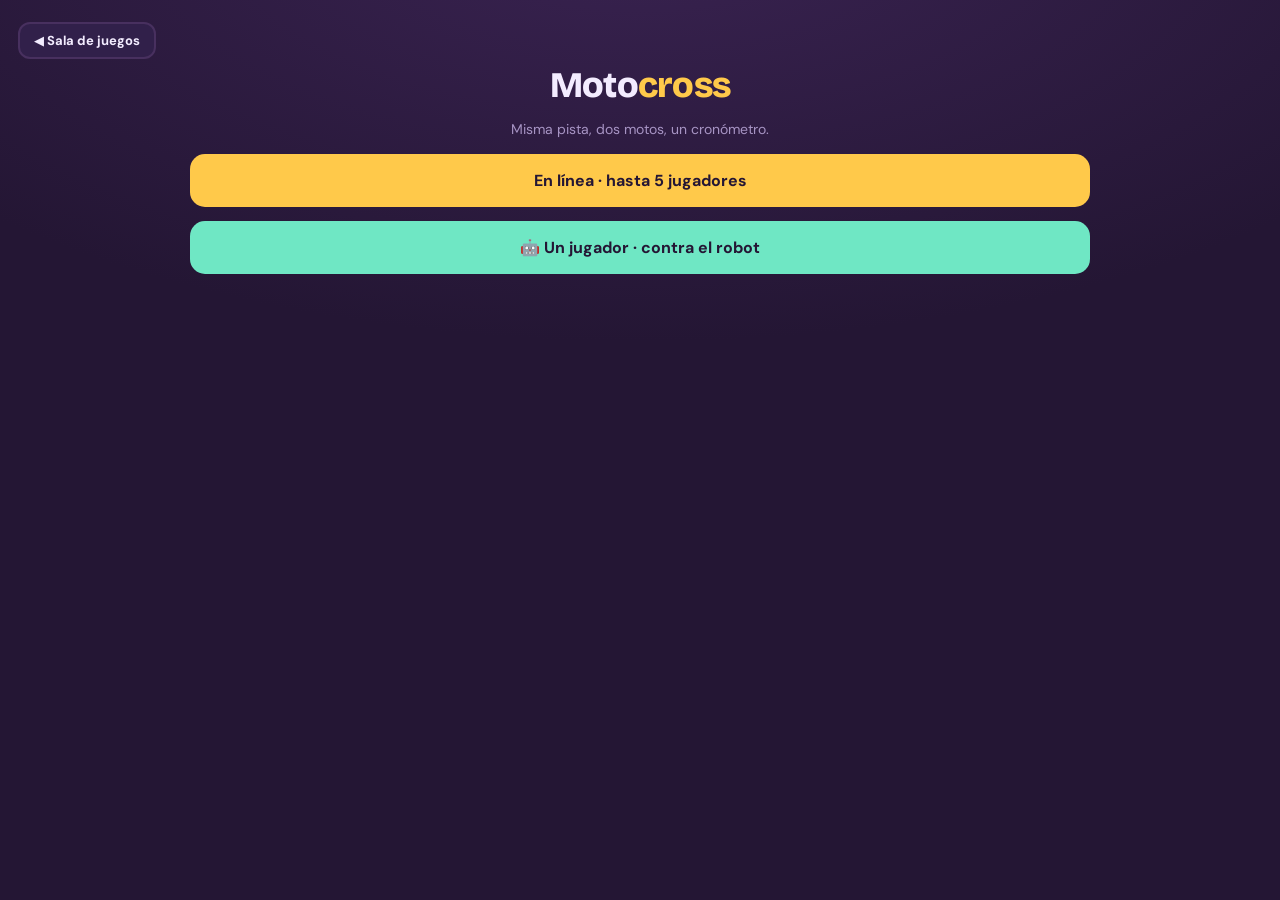
<file: motocross.html>
<!DOCTYPE html>
<html lang="es">
<head>
<meta charset="utf-8">
<meta name="viewport" content="width=device-width, initial-scale=1, viewport-fit=cover, user-scalable=no">
<title>Motocross</title>
<link rel="preconnect" href="https://fonts.googleapis.com">
<link rel="preconnect" href="https://fonts.gstatic.com" crossorigin>
<link href="https://fonts.googleapis.com/css2?family=Bricolage+Grotesque:opsz,wght@12..96,600;12..96,800&family=DM+Sans:wght@400;500;700&display=swap" rel="stylesheet">
<link rel="stylesheet" href="estilo.css">
<style>
  body{overflow-x:hidden}
  #fallo{position:fixed;left:0;right:0;bottom:0;z-index:200;background:#5A1E28;
         color:#FFE3E3;font-size:12px;padding:10px 14px;font-family:ui-monospace,monospace;
         border-top:2px solid var(--rojo)}
  main{max-width:900px;margin:0 auto}
  [data-juego]{display:flex;flex-direction:column;gap:10px}

  /* Preparación */
  .opciones{display:grid;grid-template-columns:repeat(3,1fr);gap:8px}
  .opcion{background:var(--panel);border:2px solid var(--borde);border-radius:14px;
          padding:12px 6px;text-align:center;cursor:pointer;color:var(--tinta);font:inherit}
  .opcion.sel{border-color:var(--ambar);background:#4A3A16}
  .opcion b{display:block;font-family:var(--display);font-weight:800;font-size:19px}
  .opcion span{font-size:10px;color:var(--tenue);letter-spacing:.08em;text-transform:uppercase}

  /* Pista */
  .lienzo-caja{position:relative;border-radius:16px;overflow:hidden;
               border:2px solid var(--borde);background:#0E1230}
  canvas{display:block;width:100%;aspect-ratio:16/9}

  /* HUD sobre la pista */
  .hud{position:absolute;inset:0;pointer-events:none;padding:10px;
       display:flex;flex-direction:column;justify-content:space-between}
  .hud-fila{display:flex;justify-content:space-between;align-items:flex-start;gap:8px}
  .placa{background:rgba(20,12,36,.72);border-radius:11px;padding:6px 10px;
         backdrop-filter:blur(3px);font-size:10px;letter-spacing:.1em;
         text-transform:uppercase;color:var(--tenue);text-align:center}
  .placa b{display:block;font-family:var(--display);font-weight:800;font-size:17px;
           color:var(--tinta);letter-spacing:0;line-height:1.15}
  .placa.pos b{color:var(--ambar)}
  #b-son{pointer-events:auto;background:rgba(20,12,36,.72);border:none;border-radius:11px;
         padding:8px 10px;font-size:16px;cursor:pointer;backdrop-filter:blur(3px)}

  #cuenta{position:absolute;inset:0;display:grid;place-items:center;
          font-family:var(--display);font-weight:800;font-size:clamp(50px,16vw,110px);
          color:var(--ambar);text-shadow:0 6px 24px rgba(0,0,0,.6);pointer-events:none}
  #cuenta.oculto{display:none}

  /* Barra de progreso de la carrera */
  .progreso{position:relative;height:40px;background:var(--panel);border-radius:14px;
            border:2px solid var(--borde);margin-top:2px;overflow:hidden}
  .progreso .meta{position:absolute;right:7px;top:50%;transform:translateY(-50%);
                  font-size:13px;color:var(--tenue)}
  .progreso::before{content:'';position:absolute;left:5%;right:5%;top:50%;height:3px;
                    transform:translateY(-50%);background:#1B1233;border-radius:2px}
  .ficha{position:absolute;top:50%;transform:translate(-50%,-50%);
         width:19px;height:19px;border-radius:50%;display:grid;place-items:center;
         font-family:var(--display);font-size:10px;font-weight:800;color:#241634;
         will-change:left;box-shadow:0 0 0 2px rgba(36,22,52,.9)}
  .ficha .mts{position:absolute;top:-15px;left:50%;transform:translateX(-50%);
              font-family:var(--texto);font-size:9px;font-weight:700;
              color:inherit;white-space:nowrap;
              text-shadow:0 1px 3px rgba(0,0,0,.9)}
  .ficha:nth-child(even) .mts{top:auto;bottom:-15px}
  .parrilla{display:flex;flex-wrap:wrap;gap:6px;justify-content:center}
  .corredor{display:flex;align-items:center;gap:7px;background:var(--panel);
            border:2px solid var(--borde);border-radius:12px;padding:7px 11px;
            transition:border-color .2s,transform .2s}
  .corredor.yo{border-color:currentColor;transform:translateY(-2px)}
  .corredor .pin{width:9px;height:9px;border-radius:50%;background:currentColor;flex:none}
  .corredor .nm{font-weight:700;font-size:13px;color:var(--tinta);max-width:96px;
                overflow:hidden;text-overflow:ellipsis;white-space:nowrap}
  .corredor .pt{font-family:var(--display);font-weight:800;font-size:17px}
  .corredor.fuera{opacity:.45}
  .opcion.mini b{font-size:15px} .opcion.mini span{font-size:9px}

  /* Mandos */
  .mandos{display:grid;grid-template-columns:1fr 1fr;gap:10px}
  .mandos button{font-family:var(--display);font-weight:800;font-size:16px;
                 padding:22px 0;border-radius:16px;border:2px solid var(--borde);
                 background:var(--panel);color:var(--tinta);cursor:pointer;
                 touch-action:none;user-select:none}
  .mandos button:active,.mandos button.on{background:#4A3A16;border-color:var(--ambar)}
  .mandos .freno:active,.mandos .freno.on{background:#4A1E28;border-color:var(--rojo)}
  .pista-ayuda{font-size:11px;color:var(--tenue);text-align:center}

  /* Final */
  #final{position:fixed;inset:0;z-index:100;display:grid;place-items:center;padding:18px;
         background:rgba(16,8,28,.85);backdrop-filter:blur(6px);animation:aparecer .35s ease-out}
  @keyframes aparecer{from{opacity:0}to{opacity:1}}
  .tarjeta-final{width:100%;max-width:400px;background:var(--panel);border:2px solid var(--borde);
                 border-radius:24px;overflow:hidden;box-shadow:0 24px 70px rgba(0,0,0,.6);
                 animation:subir .45s cubic-bezier(.2,1.3,.4,1);text-align:center}
  @keyframes subir{from{transform:translateY(30px) scale(.92);opacity:0}to{transform:none;opacity:1}}
  .tarjeta-final .cuerpo{padding:20px}
  .tarjeta-final h2{font-family:var(--display);font-weight:800;font-size:27px;line-height:1.1}
  .gane h2{color:var(--ambar)} .perdio h2{color:#9FB4E8}
  .tarjeta-final .sub{font-size:14px;color:var(--tenue);margin-top:6px;line-height:1.5}
  .cifras{display:grid;grid-template-columns:repeat(3,1fr);gap:8px;margin:18px 0}
  .cifra{background:rgba(0,0,0,.25);border-radius:13px;padding:10px 4px}
  .cifra b{display:block;font-family:var(--display);font-weight:800;font-size:19px}
  .cifra span{font-size:9px;letter-spacing:.1em;text-transform:uppercase;color:var(--tenue)}
  .podio{list-style:none;margin:0;padding:0;display:flex;flex-direction:column;gap:5px}
  .podio li{display:flex;align-items:center;gap:9px;background:rgba(0,0,0,.25);
            border-radius:11px;padding:8px 11px;font-size:13px}
  .podio li.yo{outline:2px solid var(--ambar)}
  .podio .pos{font-family:var(--display);font-weight:800;font-size:15px;
              color:var(--tenue);width:16px;text-align:center}
  .podio .nm{font-weight:700;flex:1;text-align:left;overflow:hidden;
             text-overflow:ellipsis;white-space:nowrap}
  .podio .tp{font-family:var(--display);font-weight:800;color:var(--tinta)}

  .tarjeta-final{max-width:430px}
  .rotulo-campeon{font-family:var(--display);font-weight:800;letter-spacing:.22em;
                  font-size:12px;text-transform:uppercase;color:var(--ambar);margin-bottom:2px}
  .perdio .rotulo-campeon{color:#9FB4E8}
  .tarjeta-final h2{font-size:31px;margin-top:2px}

  /* Animaciones de la escena */
  .rayos{transform-origin:200px 62px;animation:girar 24s linear infinite}
  @keyframes girar{to{transform:rotate(360deg)}}
  .bandera{transform-origin:left center;animation:ondear-b 1.1s ease-in-out infinite alternate}
  .bandera.der{animation-delay:.4s}
  @keyframes ondear-b{from{transform:skewY(-5deg) scaleY(.97)}to{transform:skewY(6deg) scaleY(1.03)}}
  .campeon-moto{animation:brincar 1.6s ease-in-out infinite}
  @keyframes brincar{0%,100%{transform:translateY(0) rotate(-14deg)}
                     50%{transform:translateY(-5px) rotate(-20deg)}}
  .polvo{animation:polvear 1.8s ease-out infinite}
  @keyframes polvear{0%{opacity:.55;transform:translateX(0) scale(.7)}
                     100%{opacity:0;transform:translateX(-26px) scale(1.5)}}
  .trofeo{animation:destellar 2s ease-in-out infinite}
  @keyframes destellar{0%,100%{filter:brightness(1)}50%{filter:brightness(1.5)}}

  /* Confeti */
  .confeti{position:absolute;inset:0;overflow:hidden;pointer-events:none}
  .confeti i{position:absolute;top:-12px;width:7px;height:11px;border-radius:1px;
             animation:caer linear infinite}
  @keyframes caer{
    0%{transform:translateY(0) rotate(0deg);opacity:1}
    100%{transform:translateY(340px) rotate(720deg);opacity:0}}
</style>
</head>
<body>
<a class="inicio" href="index.html">◀ Sala de juegos</a>
<main>
  <div id="lobby"></div>

  <section data-juego hidden>
    <div class="parrilla" id="parrilla"></div>

    <!-- PREPARACIÓN -->
    <div id="zona-prep">
      <p class="pista-ayuda" id="txt-prep"></p>
      <p class="pista-ayuda" style="margin-top:10px">Distancia</p>
      <div class="opciones" id="distancias"></div>
      <p class="pista-ayuda" style="margin-top:12px">Escenario</p>
      <div class="opciones" id="escenarios" style="grid-template-columns:repeat(5,1fr)"></div>
      <button class="accion" id="b-listo" style="margin-top:12px">Estoy listo</button>
    </div>

    <!-- CARRERA -->
    <div id="zona-carrera" hidden>
      <div class="lienzo-caja">
        <canvas id="pista" width="900" height="506"></canvas>
        <div class="hud">
          <div class="hud-fila">
            <div class="placa pos">Puesto<b id="hud-pos">—</b></div>
            <div class="placa">Tiempo<b id="hud-tiempo">0.0</b></div>
            <div class="placa">Km/h<b id="hud-vel">0</b></div>
            <button id="b-son" aria-label="Activar o silenciar sonido">🔊</button>
          </div>
          <div class="hud-fila" style="justify-content:center">
            <div class="placa" id="hud-aviso" hidden><b>—</b></div>
          </div>
        </div>
        <div id="cuenta" class="oculto">3</div>
      </div>

      <div class="progreso" id="barra"><span class="meta">🏁</span></div>

      <div class="mandos">
        <button class="freno" id="b-freno">◀ FRENO / MORRO ABAJO</button>
        <button id="b-gas">ACELERAR / CABALLITO ▶</button>
      </div>
      <p class="pista-ayuda">En el aire, acelerar levanta el morro y frenar lo baja. Aterriza plano o te caes.<br>
         <b>En PC:</b> mantén pulsada <b>→</b> o <b>W</b> para acelerar, <b>←</b> o <b>S</b> para frenar.
         También sirve dejar el clic sostenido sobre la mitad derecha o izquierda de la pista.</p>
    </div>
  </section>
</main>

<div id="final" hidden>
  <div class="tarjeta-final">
    <div style="position:relative">
    <svg class="escena" viewBox="0 0 400 168" style="display:block;width:100%;background:#151A45">
      <defs>
        <linearGradient id="cielo2" x1="0" y1="0" x2="0" y2="1">
          <stop offset="0%" stop-color="#2A1E5C"/><stop offset="100%" stop-color="#7A5490"/>
        </linearGradient>
        <linearGradient id="oro" x1="0" y1="0" x2="0" y2="1">
          <stop offset="0%" stop-color="#FFE9A8"/><stop offset="100%" stop-color="#E0A21E"/>
        </linearGradient>
      </defs>
      <rect width="400" height="168" fill="url(#cielo2)"/>

      <g class="rayos" opacity=".16" fill="#FFD98A">
        <path d="M200 62 L120 -40 L170 -46z"/><path d="M200 62 L200 -50 L240 -44z"/>
        <path d="M200 62 L285 -32 L310 8z"/><path d="M200 62 L96 22 L104 -18z"/>
        <path d="M200 62 L330 60 L316 26z"/><path d="M200 62 L74 66 L84 34z"/>
      </g>
      <circle cx="200" cy="62" r="30" fill="#FFD98A" opacity=".22"/>

      <!-- cerros -->
      <path d="M0 112 L58 78 L108 104 L164 70 L226 102 L286 74 L344 100 L400 82 V168 H0z" fill="#33255C"/>

      <!-- banderas a cuadros -->
      <g>
        <rect x="30" y="42" width="3" height="88" fill="#EDE6FA"/>
        <g class="bandera">
          <rect x="33" y="42" width="46" height="30" fill="#EDE6FA"/>
          <g fill="#20153C">
            <rect x="33" y="42" width="11.5" height="10"/><rect x="56" y="42" width="11.5" height="10"/>
            <rect x="44.5" y="52" width="11.5" height="10"/><rect x="67.5" y="52" width="11.5" height="10"/>
            <rect x="33" y="62" width="11.5" height="10"/><rect x="56" y="62" width="11.5" height="10"/>
          </g>
        </g>
      </g>
      <g>
        <rect x="367" y="42" width="3" height="88" fill="#EDE6FA"/>
        <g class="bandera der" transform="translate(400,0) scale(-1,1)">
          <rect x="33" y="42" width="46" height="30" fill="#EDE6FA"/>
          <g fill="#20153C">
            <rect x="33" y="42" width="11.5" height="10"/><rect x="56" y="42" width="11.5" height="10"/>
            <rect x="44.5" y="52" width="11.5" height="10"/><rect x="67.5" y="52" width="11.5" height="10"/>
            <rect x="33" y="62" width="11.5" height="10"/><rect x="56" y="62" width="11.5" height="10"/>
          </g>
        </g>
      </g>

      <!-- podio -->
      <rect x="96" y="128" width="62" height="26" rx="2" fill="#4A3A74"/>
      <rect x="242" y="134" width="62" height="20" rx="2" fill="#3E2F63"/>
      <rect x="162" y="108" width="76" height="46" rx="3" fill="#5E4A90"/>
      <rect x="162" y="108" width="76" height="5" fill="#7A61B5"/>
      <text x="200" y="140" text-anchor="middle" font-family="Bricolage Grotesque, sans-serif"
            font-weight="800" font-size="24" fill="url(#oro)">1</text>
      <text x="127" y="150" text-anchor="middle" font-family="Bricolage Grotesque, sans-serif"
            font-weight="800" font-size="15" fill="#B9A6E0">2</text>

      <!-- polvo -->
      <g class="polvo" fill="#C6B4E8">
        <circle cx="176" cy="104" r="6"/><circle cx="164" cy="99" r="4"/>
      </g>

      <!-- moto haciendo caballito sobre el podio -->
      <g class="campeon-moto" transform="translate(200,100)">
        <circle cx="-15" cy="0" r="10" fill="none" stroke="#1B1233" stroke-width="4.5"/>
        <circle cx="16" cy="-6" r="9" fill="none" stroke="#1B1233" stroke-width="4"/>
        <path d="M-15 0 L0 -10 L16 -6" fill="none" stroke="#FFC94A" stroke-width="4"/>
        <path d="M-1 -11 l6 -9 l7 3" fill="none" stroke="#FFC94A" stroke-width="3.5"/>
        <circle cx="-1" cy="-23" r="5.5" fill="#F3ECFF"/>
        <path d="M-8 -17 l7 -4 l7 5" fill="none" stroke="#F3ECFF" stroke-width="4.5" stroke-linecap="round"/>
        <path d="M4 -26 l10 -9" stroke="#F3ECFF" stroke-width="4" stroke-linecap="round"/>
      </g>

      <!-- trofeo -->
      <g class="trofeo" transform="translate(322,104)">
        <path d="M-11 -16 h22 v9 a11 11 0 0 1 -22 0z" fill="url(#oro)"/>
        <path d="M-11 -13 h-6 a6 6 0 0 0 6 8z M11 -13 h6 a6 6 0 0 1 -6 8z" fill="url(#oro)"/>
        <rect x="-2.5" y="-2" width="5" height="8" fill="#E0A21E"/>
        <rect x="-9" y="6" width="18" height="4" rx="1.5" fill="url(#oro)"/>
      </g>
    </svg>
    <div class="confeti" id="confeti"></div>
    </div>
    <div class="cuerpo">
      <div class="rotulo-campeon" id="final-r">Campeón</div>
      <h2 id="final-t"></h2>
      <p class="sub" id="final-s"></p>
      <div class="cifras" id="final-c"></div>
      <button class="accion" id="b-revancha">🏁 Correr otra vez</button>
      <button class="accion fantasma" id="b-cerrar" style="margin-top:8px">Cerrar</button>
    </div>
  </div>
</div>

<div id="fallo" hidden></div>
<script type="module">
import { Lobby } from './lobby.js?v=4';

// Un error silencioso en un juego de canvas se ve como "no funciona".
// Mejor que se vea el motivo.
function mostrarFallo(msg){
  const d = document.getElementById('fallo');
  d.hidden = false;
  d.textContent = '⚠ ' + msg;
}
addEventListener('error', e => mostrarFallo(e.message + '  ·  ' + (e.filename||'').split('/').pop() + ':' + e.lineno));
addEventListener('unhandledrejection', e => mostrarFallo('Promesa: ' + (e.reason && e.reason.message || e.reason)));
import { Sonido } from './sonido.js?v=4';

const sonido = new Sonido();
const $ = id => document.getElementById(id);

/* ── Escenarios ────────────────────────────────────────────
   Cada uno cambia la paleta y el carácter del terreno: más
   ondulado, más rampas, más liso. La semilla hace el resto. */
const ESCENARIOS = [
  { id:'noche', n:'Ciudad nocturna', e:'🌃',
    cielo:['#241A50','#5C3F7E'], montes:['#332459','#3E2C66'],
    suelo:['#7A5C3A','#5E4630','#2B1F1A'], borde:'#9C7C4A',
    astro:'#FFD98A', polvo:'#C4A87E',
    ondas:[3.2,1.9,0.8], rampas:110, altura:1 },
  { id:'desierto', n:'Desierto', e:'🏜️',
    cielo:['#F2A65A','#8E4B3C'], montes:['#7A4230','#8E5238'],
    suelo:['#E0B071','#C08A4E','#6B4526'], borde:'#F2CE97',
    astro:'#FFF0C4', polvo:'#E8CFA0',
    ondas:[4.4,2.4,0.6], rampas:95, altura:1.15 },
  { id:'bosque', n:'Bosque', e:'🌲',
    cielo:['#12324A','#2E6B58'], montes:['#123A32','#1B4F42'],
    suelo:['#4E6B34','#3A5227','#1C2A16'], borde:'#7FA24E',
    astro:'#D8F5C4', polvo:'#8FA86A',
    ondas:[3.6,2.6,1.2], rampas:85, altura:1.05 },
  { id:'nieve', n:'Nieve', e:'🏔️',
    cielo:['#2A3A6B','#7E93C4'], montes:['#3B4A78','#4E5E8E'],
    suelo:['#EDF2FF','#C7D2EA','#7C87A8'], borde:'#FFFFFF',
    astro:'#FFFFFF', polvo:'#F2F6FF',
    ondas:[2.8,1.6,0.5], rampas:130, altura:0.9 },
  { id:'volcan', n:'Volcán', e:'🌋',
    cielo:['#3A0F1E','#8E2A1E'], montes:['#2A1018','#451A20'],
    suelo:['#5A2A24','#3E1C1A','#1C0C0E'], borde:'#E85D3C',
    astro:'#FF9B3C', polvo:'#8E5A46',
    ondas:[4.8,3.0,1.4], rampas:75, altura:1.25 }
];
let escena = ESCENARIOS[0];
const escenarioPorId = id => ESCENARIOS.find(x => x.id === id) || ESCENARIOS[0];

const COLORES_J = { A:'#FFC94A', B:'#6FE7C4', C:'#C58CF0', D:'#FF8C6B', E:'#7FA6FF' };
const MAX_J = 5;

const DISTANCIAS = [
  {m:1000, n:'Corta', t:'~1 min'},
  {m:2000, n:'Media', t:'~2 min'},
  {m:3000, n:'Larga', t:'~3 min'}
];

const estadoInicial = () => ({
  fase:'preparando', semilla: Math.floor(Math.random()*1e9), largo: 2000,
  escenario: ESCENARIOS[Math.floor(Math.random()*ESCENARIOS.length)].id,
  listos:{}, pos:{}, meta:{}, ganador:'', marcador:{}
});

/* ── Generación de pista determinista ──────────────────────
   Ambos clientes calculan el mismo terreno a partir de la
   semilla guardada en la sala: no se transmite ni un byte. */
function mulberry32(a){
  return function(){
    a |= 0; a = a + 0x6D2B79F5 | 0;
    let t = Math.imul(a ^ a >>> 15, 1 | a);
    t = t + Math.imul(t ^ t >>> 7, 61 | t) ^ t;
    return ((t ^ t >>> 14) >>> 0) / 4294967296;
  };
}

const PASO = 2;                       // resolución del terreno en metros
let pista = null;

function crearPista(semilla, largo, esc){
  esc = esc || ESCENARIOS[0];
  const r = mulberry32(semilla);
  const o1 = r()*99, o2 = r()*99, o3 = r()*99;
  const rampas = [];
  const cuantas = Math.floor(largo/esc.rampas);
  for (let i = 0; i < cuantas; i++)
    {
      const w = 8 + r()*5;
      rampas.push({ x: 70 + r()*(largo-140), w,
                    a: Math.min((3 + r()*4.5)*esc.altura, w*0.52) });
    }

  const n = Math.ceil((largo + 120)/PASO);
  const h = new Float32Array(n);
  for (let i = 0; i < n; i++){
    const x = i*PASO;
    let y = esc.ondas[0]*Math.sin(x*0.018 + o1)
          + esc.ondas[1]*Math.sin(x*0.052 + o2)
          + esc.ondas[2]*Math.sin(x*0.115 + o3);
    for (const R of rampas){
      const d = (x - R.x)/R.w;
      if (Math.abs(d) < 2.4) y += R.a*Math.exp(-d*d*1.5);
    }
    if (x < 35) y *= x/35;                       // salida plana
    if (x > largo) y = y*0.3;                    // zona de frenado tras la meta
    h[i] = y;
  }

  // Copas flotando sobre las mejores rampas: hay que saltar para cogerlas
  const copas = [];
  let candidatas = rampas.filter(R => R.x > 120 && R.x < largo - 90 && R.a > 4)
                         .sort((a,b) => a.x - b.x);
  // En escenarios suaves apenas hay rampas altas: bajamos el listón
  // para que nunca se quede una carrera sin copas.
  if (candidatas.length < 4)
    candidatas = rampas.filter(R => R.x > 120 && R.x < largo - 90)
                       .sort((a,b) => a.x - b.x);
  for (const R of candidatas){
    if (r() < 0.35) continue;
    const cx0 = R.x + R.w*1.5;
    const i = Math.round(cx0/PASO);
    const suelo = h[Math.max(0, Math.min(h.length-1, i))];
    copas.push({ x:cx0, y: suelo + 5.5 + r()*2.5, tomada:false, giro: r()*6 });
  }
  return { h, largo, rampas, copas };
}

function altura(x){
  if (!pista) return 0;
  const t = Math.max(0, Math.min(x, (pista.h.length-1)*PASO - 0.01))/PASO;
  const i = Math.floor(t), f = t - i;
  return pista.h[i]*(1-f) + pista.h[Math.min(i+1, pista.h.length-1)]*f;
}
const pendiente = x => (altura(x+0.6) - altura(x-0.6))/1.2;

/* ── Física de la moto ─────────────────────────────────── */
// G rige el vuelo; GCUESTA, la gravedad a lo largo del suelo. Se separan
// para garantizar que ninguna cuesta sea imposible de subir: con ACEL > GCUESTA
// la moto siempre puede trepar, aunque le cueste.
const G = 26, GCUESTA = 14, ACEL = 15.5, FRENO = 18, ROCE = 0.30, VMAX = 31, GIRO = 3.4;

function nuevaMoto(){
  return { x:6, y:altura(6), vx:0, vy:0, ang:0, va:0, suelo:true, potencia:1,
           caido:0, caidas:0, aire:0, mejorAire:0, terminado:false,
           turbo:0, copas:0 };
}

const TURBO_ACEL = 1.5, TURBO_VMAX = 1.28, TURBO_SEG = 8;

function pasoFisica(m, dt, gas, freno, mudo){
  if (m.turbo > 0) m.turbo = Math.max(0, m.turbo - dt);
  const boost = m.turbo > 0;
  if (m.caido > 0){
    m.caido -= dt;
    m.vx *= 0.90;
    m.x += m.vx*dt;
    m.y = altura(m.x);
    m.ang += (Math.atan(pendiente(m.x)) - m.ang)*0.12;
    if (m.caido <= 0){ m.va = 0; m.vy = 0; }
    return;
  }

  // Integración balística: si el terreno cae más rápido que la moto, vuela.
  m.vy -= G*dt;
  m.y  += m.vy*dt;
  m.x  += m.vx*dt;

  const suelo = altura(m.x);
  if (m.y <= suelo){
    const angSuelo = Math.atan(pendiente(m.x));
    if (!m.suelo){
      // Aterrizaje: si llega muy torcido, se cae.
      let d = m.ang - angSuelo;
      while (d >  Math.PI) d -= 2*Math.PI;
      while (d < -Math.PI) d += 2*Math.PI;
      if (Math.abs(d) > 1.05){
        m.caido = 1.4; m.caidas++; m.vx *= 0.25;
        if (!mudo){ sonido.explosion(); sonido.patinar(false); }
      } else {
        m.vx *= 0.94;
        if (m.aire > 0.8 && !mudo) sonido.turno();
      }
      m.mejorAire = Math.max(m.mejorAire, m.aire);
      m.aire = 0;
    }
    m.suelo = true;
    m.y = suelo;
    m.vy = pendiente(m.x)*m.vx;
    m.ang += (angSuelo - m.ang)*Math.min(1, 14*dt);

    if (m.caido <= 0){
      if (gas)   m.vx += ACEL*(m.potencia || 1)*(boost ? TURBO_ACEL : 1)*dt;
      if (freno) m.vx -= FRENO*dt;
      m.vx -= GCUESTA*Math.sin(angSuelo)*dt;            // gravedad a lo largo de la cuesta
      m.vx -= m.vx*ROCE*dt + Math.sign(m.vx)*0.6*dt;
      m.vx = Math.max(-4, Math.min(VMAX*(boost ? TURBO_VMAX : 1), m.vx));
    }
  } else {
    m.suelo = false;
    m.aire += dt;
    // En el aire los mismos botones inclinan la moto.
    if (gas)   m.va += GIRO*dt;
    if (freno) m.va -= GIRO*dt;
    m.va *= 0.985;
    m.ang += m.va*dt;
  }
}

/* ── Estado del juego ──────────────────────────────────── */
let sala = null, miRol = null, rival = null;
let moto = null, fantasmas = {}, objetivos = {};
let corriendo = false, t0 = 0, tiempo = 0, ultimoEnvio = 0, cuentaHasta = 0;
let finalMostrado = false, distanciaSel = 2000;
const teclas = {};

function recogerCopas(m){
  if (!pista || !pista.copas) return;
  for (const c of pista.copas){
    if (c.tomada) continue;
    if (Math.abs(c.x - m.x) < 2.2 && Math.abs(c.y - m.y) < 2.4){
      c.tomada = true;
      m.turbo = TURBO_SEG;
      m.copas = (m.copas || 0) + 1;
      sonido.premio();
      aviso('¡TURBO!');
    }
  }
}

let avisoTexto = '', avisoHasta = 0;
function aviso(t){ avisoTexto = t; avisoHasta = performance.now() + 1400; }

/* ── Dibujo ────────────────────────────────────────────── */
const cv = $('pista'), cx = cv.getContext('2d');
const W = 900, H = 506, VISTA = 62;               // metros visibles de ancho
const esc = W/VISTA;

function aPantalla(x, y, camX){
  return [ (x - camX)*esc + W*0.32, H*0.72 - y*esc ];
}

function rueda(x, y, r){
  cx.save();
  cx.translate(x, y);
  // Taches del neumático
  cx.strokeStyle = '#0F0B22'; cx.lineWidth = 3.2;
  for (let i = 0; i < 12; i++){
    const a = i*Math.PI/6;
    cx.beginPath();
    cx.moveTo(Math.cos(a)*(r-1.4), Math.sin(a)*(r-1.4));
    cx.lineTo(Math.cos(a)*(r+1.6), Math.sin(a)*(r+1.6));
    cx.stroke();
  }
  cx.beginPath(); cx.arc(0,0,r,0,7);
  cx.strokeStyle = '#181230'; cx.lineWidth = 3.6; cx.stroke();
  // Llanta y radios
  cx.beginPath(); cx.arc(0,0,r-3.4,0,7);
  cx.strokeStyle = '#B9B0CC'; cx.lineWidth = 1.3; cx.stroke();
  cx.strokeStyle = 'rgba(185,176,204,.7)'; cx.lineWidth = 0.8;
  for (let i = 0; i < 8; i++){
    const a = i*Math.PI/4;
    cx.beginPath(); cx.moveTo(0,0);
    cx.lineTo(Math.cos(a)*(r-3.4), Math.sin(a)*(r-3.4)); cx.stroke();
  }
  cx.beginPath(); cx.arc(0,0,2,0,7); cx.fillStyle = '#8E84A6'; cx.fill();
  cx.restore();
}

function dibujarMoto(m, camX, color, alfa, etiqueta){
  const [px, py] = aPantalla(m.x, m.y, camX);
  if (px < -160 || px > W + 160) return;
  cx.save();
  cx.globalAlpha = alfa;
  cx.translate(px, py);
  cx.rotate(-m.ang);
  if (m.caido > 0) cx.rotate(Math.PI*0.42);
  const e = esc*0.075;
  cx.scale(e, e);
  cx.lineJoin = 'round'; cx.lineCap = 'round';

  const RUE = 10;
  const XT = -17, XD = 18, YR = -RUE;      // ejes trasero y delantero

  // Basculante
  cx.strokeStyle = '#7A6E92'; cx.lineWidth = 3.2;
  cx.beginPath(); cx.moveTo(XT, YR); cx.lineTo(-3, YR-3); cx.stroke();
  // Amortiguador trasero
  cx.strokeStyle = '#D8CFE8'; cx.lineWidth = 2.4;
  cx.beginPath(); cx.moveTo(-6, YR-4); cx.lineTo(-2, YR-14); cx.stroke();
  // Horquilla delantera
  cx.strokeStyle = '#D8CFE8'; cx.lineWidth = 3;
  cx.beginPath(); cx.moveTo(XD, YR); cx.lineTo(11, YR-17); cx.stroke();

  // Chasis, tanque y asiento
  cx.fillStyle = color;
  cx.beginPath();
  cx.moveTo(-13, YR-8); cx.lineTo(-1, YR-13); cx.lineTo(9, YR-13);
  cx.lineTo(12, YR-8); cx.lineTo(0, YR-4); cx.closePath(); cx.fill();
  // Guardabarros trasero levantado
  cx.beginPath();
  cx.moveTo(-13, YR-9); cx.lineTo(-22, YR-12); cx.lineTo(-22, YR-9);
  cx.lineTo(-13, YR-6); cx.closePath(); cx.fill();
  // Guardabarros delantero
  cx.beginPath();
  cx.moveTo(13, YR-9); cx.lineTo(24, YR-6); cx.lineTo(24, YR-3);
  cx.lineTo(13, YR-6); cx.closePath(); cx.fill();
  // Placa portanúmero
  cx.fillStyle = '#F3ECFF';
  cx.beginPath(); cx.moveTo(11, YR-13); cx.lineTo(17, YR-17);
  cx.lineTo(19, YR-13); cx.lineTo(13, YR-10); cx.closePath(); cx.fill();
  // Escape
  cx.strokeStyle = '#9A8FB5'; cx.lineWidth = 2.6;
  cx.beginPath(); cx.moveTo(-2, YR-5); cx.lineTo(-14, YR-3); cx.stroke();
  // Manillar
  cx.strokeStyle = '#2A2140'; cx.lineWidth = 2.2;
  cx.beginPath(); cx.moveTo(11, YR-17); cx.lineTo(14, YR-21); cx.stroke();
  // Pedal
  cx.beginPath(); cx.moveTo(-2, YR-3); cx.lineTo(-6, YR-2); cx.stroke();

  // Piloto: rodillas dobladas, torso adelante, codo alto
  cx.strokeStyle = '#3E5FA8'; cx.lineWidth = 4.2;
  cx.beginPath(); cx.moveTo(-4, YR-11); cx.lineTo(-6, YR-19); cx.lineTo(2, YR-22); cx.stroke();  // pierna
  cx.strokeStyle = '#E85D4A'; cx.lineWidth = 5.2;
  cx.beginPath(); cx.moveTo(1, YR-21); cx.lineTo(7, YR-28); cx.stroke();                          // torso
  cx.strokeStyle = '#E85D4A'; cx.lineWidth = 3.4;
  cx.beginPath(); cx.moveTo(6, YR-27); cx.lineTo(9, YR-24); cx.lineTo(14, YR-21); cx.stroke();    // brazo al manillar
  // Casco con visera
  cx.fillStyle = '#F3ECFF';
  cx.beginPath(); cx.arc(9, YR-31, 4.6, 0, 7); cx.fill();
  cx.fillStyle = color;
  cx.beginPath(); cx.moveTo(12, YR-33); cx.lineTo(17, YR-34);
  cx.lineTo(16, YR-31); cx.lineTo(12, YR-31); cx.closePath(); cx.fill();
  cx.fillStyle = '#2A2140';
  cx.beginPath(); cx.arc(11, YR-30.5, 2, -0.6, 1.1); cx.fill();

  rueda(XT, YR, RUE);
  rueda(XD, YR, RUE);
  cx.restore();

  if (etiqueta){
    cx.globalAlpha = alfa;
    cx.fillStyle = color;
    cx.font = '700 15px "DM Sans", sans-serif';
    cx.textAlign = 'center';
    cx.fillText(etiqueta, px, py - esc*3.6);
    cx.globalAlpha = 1;
  }
}

/* Polvo levantado por la rueda trasera */
const polvo = [];
function soltarPolvo(m){
  if (!m.suelo || Math.abs(m.vx) < 6 || m.caido > 0) return;
  if (Math.random() > 0.55) return;
  polvo.push({ x: m.x - 1.2, y: m.y + 0.15, r: 0.25, v: 0.9 + Math.random()*0.7,
               dx: -0.6 - Math.random()*1.2, vida: 1 });
}
function pintarPolvo(dt, camX){
  for (let i = polvo.length - 1; i >= 0; i--){
    const p = polvo[i];
    p.vida -= dt*1.5; p.r += dt*2.2; p.x += p.dx*dt; p.y += p.v*dt*0.35;
    if (p.vida <= 0){ polvo.splice(i,1); continue; }
    const [px, py] = aPantalla(p.x, p.y, camX);
    cx.globalAlpha = p.vida*0.34;
    cx.fillStyle = escena.polvo;
    cx.beginPath(); cx.arc(px, py, p.r*esc, 0, 7); cx.fill();
  }
  cx.globalAlpha = 1;
}

let dtPolvo = 0.016;
/** Silueta característica de cada escenario, con parallax medio. */
function dibujarSiluetas(camX){
  const base = H*0.72;
  const f = 0.45;
  const paso = 150;
  const desde = Math.floor((camX*f - 60)/paso) - 1;
  for (let i = desde; i < desde + 14; i++){
    const px = i*paso - camX*f;
    if (px < -160 || px > W + 160) continue;
    const r = Math.abs(Math.sin(i*12.9898)*43758.5453) % 1;
    cx.save();
    cx.translate(px, base);
    switch (escena.id){
      case 'noche': {                                  // edificios con ventanas
        const h0 = 90 + r*130, w0 = 62 + r*40;
        cx.fillStyle = escena.montes[1];
        cx.fillRect(0, -h0, w0, h0);
        cx.fillStyle = 'rgba(255,201,74,.18)';
        for (let vy = 12; vy < h0-10; vy += 20)
          for (let vx = 8; vx < w0-12; vx += 18)
            if (((i*7+vy+vx) % 5) < 2) cx.fillRect(vx, -h0+vy, 9, 11);
        break;
      }
      case 'desierto': {                               // cactus
        const h0 = 46 + r*38;
        cx.fillStyle = '#3E6B3A';
        cx.fillRect(-5, -h0, 11, h0);
        cx.fillRect(-19, -h0*0.66, 9, 8);
        cx.fillRect(-19, -h0*0.66, 6, h0*0.4);
        cx.fillRect(11, -h0*0.52, 9, 8);
        cx.fillRect(15, -h0*0.52, 6, h0*0.3);
        break;
      }
      case 'bosque': {                                 // pinos
        const h0 = 70 + r*55;
        cx.fillStyle = '#123A2E';
        cx.fillRect(-3, -14, 6, 14);
        for (let k = 0; k < 3; k++){
          const yy = -h0 + k*(h0/3.4), an = 16 + k*9;
          cx.beginPath(); cx.moveTo(0, yy);
          cx.lineTo(an, yy + h0/2.6); cx.lineTo(-an, yy + h0/2.6);
          cx.closePath(); cx.fill();
        }
        break;
      }
      case 'nieve': {                                  // abetos nevados
        const h0 = 64 + r*46;
        cx.fillStyle = '#2C3A5E';
        cx.fillRect(-3, -12, 6, 12);
        for (let k = 0; k < 3; k++){
          const yy = -h0 + k*(h0/3.4), an = 15 + k*8;
          cx.beginPath(); cx.moveTo(0, yy);
          cx.lineTo(an, yy + h0/2.6); cx.lineTo(-an, yy + h0/2.6);
          cx.closePath(); cx.fill();
          cx.fillStyle = '#DCE6FF';
          cx.beginPath(); cx.moveTo(0, yy);
          cx.lineTo(an*0.5, yy + h0/5); cx.lineTo(-an*0.5, yy + h0/5);
          cx.closePath(); cx.fill();
          cx.fillStyle = '#2C3A5E';
        }
        break;
      }
      case 'volcan': {                                 // conos con lava
        if (i % 3) break;
        const h0 = 120 + r*80, an = h0*0.95;
        cx.fillStyle = '#2A1018';
        cx.beginPath(); cx.moveTo(-an, 0); cx.lineTo(0, -h0); cx.lineTo(an, 0);
        cx.closePath(); cx.fill();
        cx.fillStyle = '#E8532A';                       // colada
        cx.beginPath(); cx.moveTo(-9, -h0+4); cx.lineTo(9, -h0+4);
        cx.lineTo(20, 0); cx.lineTo(11, 0); cx.lineTo(4, -h0*0.45);
        cx.lineTo(-6, 0); cx.lineTo(-16, 0); cx.closePath(); cx.fill();
        const p = (Math.sin(performance.now()/420 + i)+1)/2;
        cx.fillStyle = 'rgba(255,180,90,' + (0.35 + p*0.4) + ')';
        cx.beginPath(); cx.ellipse(0, -h0+3, 13, 6, 0, 0, 7); cx.fill();
        break;
      }
    }
    cx.restore();
  }
}

/** Público animando junto a la pista y el banderillero cerca de la meta. */
function dibujarPublico(camX){
  const t = performance.now()/260;
  for (let i = 0; i < 60; i++){
    const wx = i*38 + 20;
    if (!pista || wx > pista.largo) break;
    if (Math.abs(wx - camX) > VISTA) continue;
    // Más gente en la salida, en la meta y a mitad de carrera
    const cerca = Math.min(wx, Math.abs(pista.largo - wx));
    if (cerca > 130 && (i % 3)) continue;
    const [px, py] = aPantalla(wx, altura(wx), camX);
    const sal = Math.sin(t + i*1.7) > 0.55 ? 3 : 0;
    const col = ['#FF8C6B','#7FA6FF','#C58CF0','#6FE7C4','#F2D65C'][i % 5];
    cx.fillStyle = 'rgba(0,0,0,.28)';
    cx.fillRect(px-4, py-2, 9, 3);
    cx.fillStyle = col;
    cx.fillRect(px-3, py-13-sal, 6, 11);                // cuerpo
    cx.fillStyle = '#F0C9A0';
    cx.beginPath(); cx.arc(px, py-16-sal, 3.2, 0, 7); cx.fill();
    cx.strokeStyle = col; cx.lineWidth = 2;             // brazos en alto
    cx.beginPath();
    cx.moveTo(px-3, py-11-sal); cx.lineTo(px-7, py-18-sal);
    cx.moveTo(px+3, py-11-sal); cx.lineTo(px+7, py-18-sal);
    cx.stroke();
  }

  // Banderillero a 400 m de la meta
  if (!pista) return;
  const bx = pista.largo - 400;
  if (bx > 60 && Math.abs(bx - camX) < VISTA){
    const [px, py] = aPantalla(bx, altura(bx), camX);
    const ang = Math.sin(performance.now()/120)*0.8;
    cx.fillStyle = '#F3ECFF';
    cx.fillRect(px-4, py-22, 8, 20);
    cx.fillStyle = '#F0C9A0';
    cx.beginPath(); cx.arc(px, py-26, 4.5, 0, 7); cx.fill();
    cx.save();
    cx.translate(px+4, py-20); cx.rotate(ang);
    cx.strokeStyle = '#F3ECFF'; cx.lineWidth = 2;
    cx.beginPath(); cx.moveTo(0,0); cx.lineTo(16,-4); cx.stroke();
    for (let r0 = 0; r0 < 3; r0++) for (let c0 = 0; c0 < 3; c0++){
      cx.fillStyle = (r0+c0)%2 ? '#F3ECFF' : '#241634';
      cx.fillRect(14+c0*7, -16+r0*7, 7, 7);
    }
    cx.restore();
    cx.fillStyle = '#F3ECFF'; cx.font = '700 12px "DM Sans", sans-serif';
    cx.textAlign = 'center'; cx.fillText('400 m', px, py-44);
  }
}

function dibujar(){
  const camX = moto ? moto.x : 0;

  // Cielo
  const g = cx.createLinearGradient(0,0,0,H);
  g.addColorStop(0, escena.cielo[0]); g.addColorStop(1, escena.cielo[1]);
  cx.fillStyle = g; cx.fillRect(0,0,W,H);

  // Astro y montañas con parallax
  cx.fillStyle = escena.astro; cx.globalAlpha = .85;
  cx.beginPath(); cx.arc(W*0.78, H*0.2, 26, 0, 7); cx.fill();
  cx.globalAlpha = 1;
  for (const [f, col, alt] of [[0.15,escena.montes[0],0.30],[0.35,escena.montes[1],0.22]]){
    cx.fillStyle = col; cx.beginPath(); cx.moveTo(0,H);
    for (let px = 0; px <= W; px += 12){
      const wx = (camX*f + px/esc);
      const y = H*0.62 - (Math.sin(wx*0.03)+Math.sin(wx*0.011)*1.6)*H*alt*0.22 - H*alt*0.25;
      cx.lineTo(px, y);
    }
    cx.lineTo(W,H); cx.closePath(); cx.fill();
  }

  dibujarSiluetas(camX);
  dibujarPublico(camX);

  // Terreno
  cx.beginPath();
  const x0 = camX - VISTA*0.35, x1 = camX + VISTA*0.75;
  for (let x = x0; x <= x1; x += 0.6){
    const [px, py] = aPantalla(x, altura(x), camX);
    x === x0 ? cx.moveTo(px, py) : cx.lineTo(px, py);
  }
  const [pxf] = aPantalla(x1, 0, camX);
  cx.lineTo(pxf, H); cx.lineTo(aPantalla(x0,0,camX)[0], H); cx.closePath();
  const gt = cx.createLinearGradient(0, H*0.4, 0, H);
  gt.addColorStop(0, escena.suelo[0]); gt.addColorStop(0.06, escena.suelo[1]);
  gt.addColorStop(1, escena.suelo[2]);
  cx.fillStyle = gt; cx.fill();
  cx.strokeStyle = escena.borde; cx.lineWidth = 3; cx.stroke();

  // Meta y salida
  for (const [mx, txt] of [[0,'SALIDA'], [pista.largo,'META']]){
    const [px, py] = aPantalla(mx, altura(mx), camX);
    if (px < -60 || px > W+60) continue;
    cx.fillStyle = 'rgba(243,236,255,.9)';
    cx.fillRect(px-2, py-esc*4.5, 4, esc*4.5);
    for (let r = 0; r < 4; r++) for (let c = 0; c < 2; c++){
      cx.fillStyle = (r+c)%2 ? '#F3ECFF' : '#241634';
      cx.fillRect(px+2+c*9, py-esc*4.5+r*9, 9, 9);
    }
    cx.fillStyle = '#F3ECFF'; cx.font = '700 13px "DM Sans", sans-serif';
    cx.textAlign = 'left'; cx.fillText(txt, px+2, py-esc*4.5-8);
  }

  // Copas flotantes
  if (pista.copas) for (const c of pista.copas){
    if (c.tomada || Math.abs(c.x - camX) > VISTA) continue;
    const [px, py] = aPantalla(c.x, c.y, camX);
    const flot = Math.sin(performance.now()/300 + c.giro)*4;
    const gir = Math.abs(Math.cos(performance.now()/420 + c.giro));
    cx.save();
    cx.translate(px, py + flot);
    cx.scale(0.35 + gir*0.65, 1);
    const g = cx.createLinearGradient(0,-14,0,10);
    g.addColorStop(0,'#FFE9A8'); g.addColorStop(1,'#E0A21E');
    cx.fillStyle = g; cx.strokeStyle = '#8A5F0E'; cx.lineWidth = 1.4;
    cx.beginPath(); cx.moveTo(-9,-14); cx.lineTo(9,-14);
    cx.lineTo(6,-3); cx.quadraticCurveTo(0,2,-6,-3); cx.closePath(); cx.fill(); cx.stroke();
    cx.fillRect(-2,-2,4,7); cx.fillRect(-7,5,14,4);
    cx.restore();
    cx.globalAlpha = 0.28;
    cx.fillStyle = '#FFE9A8';
    cx.beginPath(); cx.arc(px, py + flot - 4, 17, 0, 7); cx.fill();
    cx.globalAlpha = 1;
  }

  pintarPolvo(dtPolvo, camX);
  for (const [r, f] of Object.entries(fantasmas))
    dibujarMoto(f, camX, COLORES_J[r] || '#6FE7C4', 0.62, sala ? sala.nombre(r) : r);
  if (moto){
    if (moto.turbo > 0){                     // estela de turbo
      const [px, py] = aPantalla(moto.x, moto.y, camX);
      cx.globalAlpha = 0.35 + Math.sin(performance.now()/60)*0.15;
      const g = cx.createRadialGradient(px, py-10, 2, px, py-10, 46);
      g.addColorStop(0,'rgba(255,233,168,.9)'); g.addColorStop(1,'rgba(255,140,60,0)');
      cx.fillStyle = g;
      cx.beginPath(); cx.arc(px, py-10, 46, 0, 7); cx.fill();
      cx.globalAlpha = 1;
    }
    dibujarMoto(moto, camX, COLORES_J[miRol] || '#FFC94A', 1, null);
  }
  dibujarTacometros();
  dibujarAviso();
}

/* ── Bucle ─────────────────────────────────────────────── */
let ultimo = performance.now();
/** Dos relojes como los del tablero de una moto: revoluciones y velocidad. */
function reloj(cx0, cy0, rad, frac, texto, sub, color, zonaRoja){
  cx.save();
  cx.translate(cx0, cy0);
  cx.fillStyle = 'rgba(16,10,32,.72)';
  cx.beginPath(); cx.arc(0,0,rad,0,7); cx.fill();
  cx.strokeStyle = 'rgba(243,236,255,.35)'; cx.lineWidth = 2;
  cx.beginPath(); cx.arc(0,0,rad,0,7); cx.stroke();

  const a0 = Math.PI*0.78, a1 = Math.PI*2.22;
  // Zona roja
  if (zonaRoja != null){
    cx.strokeStyle = 'rgba(255,123,123,.85)'; cx.lineWidth = 4;
    cx.beginPath(); cx.arc(0,0,rad-7, a0+(a1-a0)*zonaRoja, a1); cx.stroke();
  }
  // Marcas
  cx.strokeStyle = 'rgba(243,236,255,.5)';
  for (let i = 0; i <= 10; i++){
    const a = a0 + (a1-a0)*(i/10);
    const largo = i%5 === 0 ? 8 : 4.5;
    cx.lineWidth = i%5 === 0 ? 2.2 : 1.2;
    cx.beginPath();
    cx.moveTo(Math.cos(a)*(rad-7), Math.sin(a)*(rad-7));
    cx.lineTo(Math.cos(a)*(rad-7-largo), Math.sin(a)*(rad-7-largo));
    cx.stroke();
  }
  // Aguja
  const a = a0 + (a1-a0)*Math.max(0, Math.min(1, frac));
  cx.strokeStyle = color; cx.lineWidth = 3; cx.lineCap = 'round';
  cx.beginPath(); cx.moveTo(-Math.cos(a)*6, -Math.sin(a)*6);
  cx.lineTo(Math.cos(a)*(rad-13), Math.sin(a)*(rad-13)); cx.stroke();
  cx.fillStyle = color;
  cx.beginPath(); cx.arc(0,0,4,0,7); cx.fill();

  cx.textAlign = 'center';
  cx.fillStyle = '#F3ECFF';
  cx.font = '800 ' + Math.round(rad*0.42) + 'px "Bricolage Grotesque", sans-serif';
  cx.fillText(texto, 0, rad*0.62);
  cx.fillStyle = 'rgba(243,236,255,.55)';
  cx.font = '700 ' + Math.round(rad*0.2) + 'px "DM Sans", sans-serif';
  cx.fillText(sub, 0, rad*0.86);
  cx.restore();
}

function dibujarTacometros(){
  if (!moto) return;
  const rad = 52, m = 16;
  const v = Math.max(0, moto.vx);
  const rpm = Math.min(1, v/VMAX + (!moto.suelo && teclas.gas ? 0.22 : 0));
  reloj(m + rad, H - m - rad, rad, rpm,
        (rpm*10).toFixed(1), 'x1000 rpm',
        rpm > 0.82 ? '#FF7B7B' : '#6FE7C4', 0.82);
  reloj(W - m - rad, H - m - rad, rad, v/(VMAX*1.28),
        String(Math.round(v*3.6)), 'km/h',
        moto.turbo > 0 ? '#FFC94A' : '#F3ECFF', null);

  // Turbo restante
  if (moto.turbo > 0){
    const x0 = W/2 - 70, y0 = H - 30;
    cx.fillStyle = 'rgba(16,10,32,.7)';
    cx.beginPath(); cx.roundRect(x0, y0, 140, 20, 10); cx.fill();
    cx.fillStyle = '#FFC94A';
    cx.beginPath(); cx.roundRect(x0+3, y0+3, 134*(moto.turbo/TURBO_SEG), 14, 7); cx.fill();
    cx.fillStyle = '#241634'; cx.textAlign = 'center';
    cx.font = '800 12px "Bricolage Grotesque", sans-serif';
    cx.fillText('TURBO ' + moto.turbo.toFixed(1) + 's', W/2, y0+14);
  }
}

function dibujarAviso(){
  if (performance.now() > avisoHasta) return;
  const q = (avisoHasta - performance.now())/1400;
  cx.globalAlpha = Math.min(1, q*2.2);
  cx.textAlign = 'center';
  cx.fillStyle = '#FFC94A';
  cx.font = '800 46px "Bricolage Grotesque", sans-serif';
  cx.fillText(avisoTexto, W/2, H*0.3);
  cx.globalAlpha = 1;
}

function bucle(ahora){
  requestAnimationFrame(bucle);
  try { cuadro(ahora); } catch(e){ mostrarFallo('bucle: ' + e.message); }
}

function cuadro(ahora){
  const dt = Math.min(0.05, (ahora - ultimo)/1000);
  ultimo = ahora;
  if (!pista || !moto) return;

  const e = sala && sala.ultimo ? sala.ultimo.estado : null;

  // Cuenta regresiva
  if (cuentaHasta){
    const falta = (cuentaHasta - Date.now())/1000;
    if (falta > 0){
      $('cuenta').classList.remove('oculto');
      $('cuenta').textContent = Math.ceil(falta);
    } else {
      $('cuenta').textContent = '¡YA!';
      setTimeout(() => $('cuenta').classList.add('oculto'), 600);
      cuentaHasta = 0; corriendo = true; t0 = performance.now();
      sonido.turno();
    }
  }

  const gas   = corriendo && !moto.terminado && (teclas.gas || false);
  const freno = corriendo && !moto.terminado && (teclas.freno || false);

  // Motor y derrape: el tono sigue la velocidad, y en el aire se embala
  if (corriendo && !moto.terminado){
    sonido.motorEstado(Math.abs(moto.vx)/VMAX, gas, moto.suelo);
    sonido.patinar(freno && moto.suelo && moto.vx > 3.5 && moto.caido <= 0);
  }
  if (corriendo && !moto.terminado){
    pasoFisica(moto, dt, gas, freno);
    recogerCopas(moto);
    tiempo = (performance.now() - t0)/1000;
    if (moto.x >= pista.largo){ moto.terminado = true; terminar(); }
  } else if (moto.terminado){
    pasoFisica(moto, dt, false, true);
    // Ya cruzó: frena hasta detenerse, pero no se devuelve por la cuesta
    if (moto.vx < 0){ moto.vx = 0; }
    if (moto.x < pista.largo){ moto.x = pista.largo; moto.y = altura(moto.x); }
  }

  // El robot corre con la misma física, en este mismo dispositivo
  if (robot && corriendo && robot.m){
    pasoRobot(dt);
    objetivos.B = { x:robot.m.x, y:robot.m.y, a:robot.m.ang,
                    v:robot.m.vx, c:robot.m.caido > 0 ? 1 : 0 };
  }

  // Interpolación suave de cada rival
  const k = Math.min(1, 9*dt);
  for (const [r, o] of Object.entries(objetivos)){
    if (!fantasmas[r]) fantasmas[r] = { x:o.x, y:o.y, ang:o.a, caido:0, suelo:true, vx:0 };
    const f = fantasmas[r];
    f.x += (o.x - f.x)*k;
    f.y += (o.y - f.y)*k;
    let d = o.a - f.ang;
    while (d >  Math.PI) d -= 2*Math.PI;
    while (d < -Math.PI) d += 2*Math.PI;
    f.ang += d*k;
    f.caido = o.c ? 1 : 0;
  }

  // Envío de mi posición (10 veces por segundo)
  if (sala && !robot && corriendo && ahora - ultimoEnvio > 100){
    ultimoEnvio = ahora;
    sala.escribir('estado/pos/' + miRol, {
      x: +moto.x.toFixed(2), y: +moto.y.toFixed(2),
      a: +moto.ang.toFixed(3), v: +moto.vx.toFixed(1), c: moto.caido > 0 ? 1 : 0
    });
  }

  dtPolvo = dt;
  if (corriendo) soltarPolvo(moto);
  dibujar();
  if (miRol) hud(e);
}

function hud(e){
  if (pista && sala) pintarFichas(e);
  $('hud-tiempo').textContent = tiempo.toFixed(1);
  $('hud-vel').textContent = Math.max(0, Math.round(moto.vx*3.6));
  const delante = Object.entries(objetivos)
    .filter(([r,o]) => r !== miRol && o.x > moto.x).length;
  $('hud-pos').textContent = corriendo ? (delante + 1) + 'º' : '—';

  const av = $('hud-aviso');
  if (moto.caido > 0){ av.hidden = false; av.innerHTML = '<b>¡Te caíste!</b>'; }
  else if (moto.terminado){ av.hidden = false; av.innerHTML = '<b>¡Meta! ' + tiempo.toFixed(2) + 's</b>'; }
  else if (!moto.suelo && moto.aire > 0.5){ av.hidden = false; av.innerHTML = '<b>' + moto.aire.toFixed(1) + 's en el aire</b>'; }
  else av.hidden = true;
}

/* ── Carrera ───────────────────────────────────────────── */
async function terminar(){
  sonido.patinar(false);
  sonido.motorApagar();                 // cruzar la meta también apaga el motor
  await sala.escribir('estado/meta/' + miRol, +tiempo.toFixed(2));
}

function arrancar(e){
  escena = escenarioPorId(e.escenario);
  pista = crearPista(e.semilla, e.largo, escena);
  moto = nuevaMoto();
  fantasmas = {}; objetivos = {};
  tiempo = 0; corriendo = false; finalMostrado = false;
  $('final').hidden = true;
  $('zona-prep').hidden = true;
  $('zona-carrera').hidden = false;
  if (robot){ robot.m = nuevaMoto(); robot.m.potencia = robot.potencia; robot.despiste = 0; }
  cuentaHasta = Date.now() + 3300;
  sonido.motorEncender();
  sonido.motorEstado(0, false, true);
}

function lanzarConfeti(){
  const cont = $('confeti');
  cont.innerHTML = '';
  const cols = ['#FFC94A','#6FE7C4','#FF7B7B','#C58CF0','#7FA6FF','#F2D65C'];
  for (let i = 0; i < 42; i++){
    const c = document.createElement('i');
    c.style.left = Math.random()*100 + '%';
    c.style.background = cols[i % cols.length];
    c.style.animationDuration = (1.6 + Math.random()*1.6) + 's';
    c.style.animationDelay = (Math.random()*1.8) + 's';
    c.style.width = (5 + Math.random()*5) + 'px';
    cont.appendChild(c);
  }
}

function mostrarFinal(e){
  const av = e.avance || {};
  const lista = corredores().slice().sort((a,b) => {
    const ta = e.meta && e.meta[a], tb = e.meta && e.meta[b];
    if (ta != null && tb != null) return ta - tb;      // ambos cruzaron
    if (ta != null) return -1;
    if (tb != null) return 1;
    return (av[b] || 0) - (av[a] || 0);                // el que iba más lejos
  });
  const gane = e.ganador === miRol;
  const campeon = sala.nombre(e.ganador);
  const dist = e.largo || 2000;
  const mio = e.meta && e.meta[miRol];
  const primero = e.meta && e.meta[lista[0]];
  const puesto = lista.indexOf(miRol) + 1;

  $('final').className = gane ? 'gane' : 'perdio';
  $('final-r').textContent = gane ? '🏆 Campeón de la jornada'
                                  : ['', '', '2.º puesto', '3.er puesto', '4.º puesto', '5.º puesto'][puesto] || 'Sin podio';
  $('final-t').textContent = gane ? '¡' + campeon + ' es el campeón!' : campeon + ' cruzó primero';
  $('final-s').innerHTML = gane
    ? 'Cruzaste primero los ' + dist + ' m en ' + escena.n.toLowerCase() + '.'
    : (mio != null
        ? 'Te faltaron <b>' + Math.abs(mio - primero).toFixed(2) + ' s</b>.'
        : 'Ibas en el metro <b>' + (av[miRol] || 0) + '</b> de ' + dist +
          ' cuando ' + campeon + ' cruzó.');

  // Podio con todos los tiempos
  $('final-c').className = '';
  $('final-c').innerHTML = '<ol class="podio">' + lista.map((r,i) => {
    const t = e.meta && e.meta[r];
    const txt = t != null ? t.toFixed(2) + ' s'
              : (av[r] != null ? av[r] + ' m' : 'no llegó');
    return '<li' + (r === miRol ? ' class="yo"' : '') + '>' +
           '<span class="pos">' + (i+1) + '</span>' +
           '<span class="nm" style="color:' + (COLORES_J[r]||'#fff') + '">' + sala.nombre(r) + '</span>' +
           '<span class="tp">' + txt + '</span></li>';
  }).join('') + '</ol>' +
  '<div class="cifras" style="margin-top:12px">' +
    '<div class="cifra"><b>' + (mio != null ? mio.toFixed(2)+'s' : (av[miRol]||0)+'m') + '</b><span>' + (mio != null ? 'Tu tiempo' : 'Recorrido') + '</span></div>' +
    '<div class="cifra"><b>' + moto.caidas + '</b><span>Caídas</span></div>' +
    '<div class="cifra"><b>' + moto.mejorAire.toFixed(1) + 's</b><span>Mejor salto</span></div>' +
  '</div>';

  $('final').hidden = false;
  if (gane){ lanzarConfeti(); sonido.victoria(); setTimeout(() => sonido.aplausos(3), 700); }
  else { $('confeti').innerHTML = ''; sonido.derrota(); setTimeout(() => sonido.aplausos(2), 600); }
}

/* ── Corredor robot ────────────────────────────────────────
   Pilota con la misma física que tú. Nivela la moto en el aire
   mirando la pendiente donde va a caer, pero se despista cada
   tanto: sin esos errores sería imbatible y no tendría gracia. */
let robot = null;

// Los niveles cambian dos cosas: cuánto se despista en el aire
// y cuánta potencia le saca al motor.
const NIVELES = {
  1: { torpeza: 2.4, potencia: 0.70, tol: 0.14 },
  2: { torpeza: 1.0, potencia: 0.86, tol: 0.08 },
  3: { torpeza: 0.2, potencia: 1.00, tol: 0.05 }
};

function crearRobot(nivel){
  const n = NIVELES[nivel] || NIVELES[2];
  return { m:null, tol:n.tol, torpeza:n.torpeza, potencia:n.potencia, despiste:0 };
}

function pasoRobot(dt){
  const m = robot.m;
  if (!m || m.terminado) return;
  let gas = true, freno = false;
  if (!m.suelo){
    const objetivo = Math.atan(pendiente(m.x + m.vx*0.45));
    let d = objetivo - m.ang;
    while (d >  Math.PI) d -= 2*Math.PI;
    while (d < -Math.PI) d += 2*Math.PI;
    gas = d > robot.tol; freno = d < -robot.tol;
  }
  if (robot.despiste > 0){ robot.despiste -= dt; gas = true; freno = false; }
  else if (Math.random() < robot.torpeza*dt) robot.despiste = 0.3 + Math.random()*0.45;

  pasoFisica(m, dt, gas, freno, true);
  if (m.x >= pista.largo){
    m.terminado = true;
    sala.escribir('estado/meta/B', +tiempo.toFixed(2));
  }
}

function conectarRobot(s){
  s.alCambiar(x => {
    const e = x.estado;
    if (!e) return;
    if (e.fase === 'preparando' && !(e.listos && e.listos.B)){
      setTimeout(() => s.actualizar(y => {
        const z = y.estado;
        z.listos = z.listos || {};
        z.listos.B = true;
        if (z.listos.A && z.listos.B){ z.fase = 'corriendo'; z.pos = {}; z.meta = {}; }
      }), 500);
    }
  });
}

/* ── Sincronización con la sala ────────────────────────── */
function corredores(){
  if (robot) return ['A','B'];
  return sala && sala.ocupados ? sala.ocupados() : ['A','B'];
}

function pintarParrilla(e){
  const cont = $('parrilla');
  const lista = corredores();
  cont.innerHTML = '';
  for (const r of lista){
    const col = COLORES_J[r] || '#F3ECFF';
    const div = document.createElement('div');
    const conectado = robot ? true : sala.enLinea(r);
    div.className = 'corredor' + (r === miRol ? ' yo' : '') + (conectado ? '' : ' fuera');
    div.style.color = col;
    div.innerHTML = '<span class="pin"></span>' +
                    '<span class="nm">' + sala.nombre(r) + (r === miRol ? ' (tú)' : '') + '</span>' +
                    '<span class="pt">' + ((e.marcador && e.marcador[r]) || 0) + '</span>';
    cont.appendChild(div);
  }
}

function distanciaDe(r){
  if (r === miRol) return moto ? moto.x : 0;
  // La posición ya interpolada, no el último paquete de red: si usáramos
  // el paquete, la ficha se quedaría quieta y luego pegaría un salto.
  if (fantasmas[r]) return fantasmas[r].x;
  if (objetivos[r]) return objetivos[r].x;
  return 0;
}

function pintarFichas(e){
  const barra = $('barra');
  const lista = corredores();
  const largo = (pista && pista.largo) || 1;

  // Quitar fichas de quien ya no está en la parrilla
  [...barra.querySelectorAll('.ficha')].forEach(f => {
    if (!lista.includes(f.id.replace('fi-',''))) f.remove();
  });

  for (const r of lista){
    let f = document.getElementById('fi-'+r);
    if (!f){
      f = document.createElement('div');
      f.className = 'ficha'; f.id = 'fi-'+r;
      f.style.background = COLORES_J[r] || '#F3ECFF';
      f.innerHTML = '<span class="ini"></span><span class="mts"></span>';
      barra.appendChild(f);
    }
    const x = Math.max(0, Math.min(largo, distanciaDe(r)));
    f.querySelector('.ini').textContent = (sala.nombre(r)[0] || r).toUpperCase();
    f.querySelector('.mts').textContent = Math.round(x) + ' m';
    f.style.left = (5 + (x/largo)*90) + '%';
    f.style.zIndex = r === miRol ? 3 : 2;
  }
}

function pintar(s){
  if (!s || !s.estado) return;
  const e = s.estado;

  pintarParrilla(e);

  // Posición de cada rival
  if (!robot && e.pos)
    for (const r of corredores())
      if (r !== miRol && e.pos[r]) objetivos[r] = e.pos[r];

  if (e.fase === 'preparando'){
    $('zona-prep').hidden = false;
    $('zona-carrera').hidden = true;
    distanciaSel = e.largo;
    escena = escenarioPorId(e.escenario);
    pintarDistancias(e);
    pintarEscenarios(e);
    const yo = e.listos && e.listos[miRol];
    $('b-listo').textContent = yo ? '✓ Listo — esperando…' : 'Estoy listo';
    $('b-listo').disabled = !!yo || (!robot && !sala.completa);
    const faltan = corredores().filter(r => !(e.listos && e.listos[r]));
    $('txt-prep').textContent = (!robot && !sala.completa)
      ? 'Esperando a que entren más corredores…'
      : (faltan.length
          ? 'Faltan por confirmar: ' + faltan.map(r => sala.nombre(r)).join(', ')
          : '¡Todos listos!') +
        (miRol === 'A' ? '  ·  Tú eliges distancia y escenario.'
                       : '  ·  Los elige ' + sala.nombre('A') + '.');
  }

  if (e.fase === 'corriendo' && $('zona-carrera').hidden) arrancar(e);

  // En cuanto alguien cruza la meta se acaba: nadie espera a nadie.
  const lista = corredores();
  const llegaron = lista.filter(r => e.meta && e.meta[r] != null);

  if (llegaron.length && !e.ganador && miRol === 'A'){
    sala.actualizar(x => {
      const y = x.estado;
      if (y.ganador) return false;
      const conMeta = lista.filter(r => y.meta && y.meta[r] != null)
                           .sort((a,b) => y.meta[a] - y.meta[b]);
      // A los que no cruzaron se les guarda cuánto llevaban recorrido
      y.avance = {};
      for (const r of lista){
        const x2 = r === miRol ? (moto ? moto.x : 0) : ((y.pos && y.pos[r] && y.pos[r].x) || 0);
        y.avance[r] = Math.round(x2);
      }
      y.ganador = conMeta[0]; y.fase = 'fin';
      y.marcador = y.marcador || {};
      y.marcador[conMeta[0]] = (y.marcador[conMeta[0]] || 0) + 1;
    });
  }
  if (e.fase === 'fin' && !finalMostrado && e.ganador){
    finalMostrado = true;
    corriendo = false;
    sonido.motorApagar(); sonido.patinar(false);
    setTimeout(() => mostrarFinal(e), 500);
  }
}

function pintarEscenarios(e){
  const cont = $('escenarios');
  cont.innerHTML = '';
  ESCENARIOS.forEach(x => {
    const b = document.createElement('button');
    b.className = 'opcion mini' + (e.escenario === x.id ? ' sel' : '');
    b.innerHTML = '<b>' + x.e + '</b><span>' + x.n.split(' ')[0] + '</span>';
    b.disabled = miRol !== 'A';
    b.addEventListener('click', () => sala.actualizar(s => {
      if (s.estado.fase !== 'preparando') return false;
      s.estado.escenario = x.id;
    }));
    cont.appendChild(b);
  });
}

function pintarDistancias(e){
  const cont = $('distancias');
  cont.innerHTML = '';
  DISTANCIAS.forEach(d => {
    const b = document.createElement('button');
    b.className = 'opcion' + (e.largo === d.m ? ' sel' : '');
    b.innerHTML = '<b>' + d.m + ' m</b><span>' + d.n + ' · ' + d.t + '</span>';
    b.disabled = miRol !== 'A';
    b.addEventListener('click', () => sala.actualizar(s => {
      if (s.estado.fase !== 'preparando') return false;
      s.estado.largo = d.m;
    }));
    cont.appendChild(b);
  });
}

/* ── Mandos ────────────────────────────────────────────── */

/* Safari en iOS inicia la selección desde el evento táctil, no desde el
   puntero: hay que cancelar el táctil para que no arrastre el texto de
   alrededor. Los eventos de puntero siguen funcionando igual. */
function blindarTacto(el){
  if (!el) return;
  ['touchstart','touchmove','touchend','touchcancel'].forEach(ev =>
    el.addEventListener(ev, e => e.preventDefault(), { passive:false }));
}

function mando(id, prop){
  const b = $(id);
  const on  = ev => { ev.preventDefault(); teclas[prop] = true;  b.classList.add('on'); };
  const off = ev => { teclas[prop] = false; b.classList.remove('on'); };
  b.addEventListener('pointerdown', ev => { b.setPointerCapture(ev.pointerId); on(ev); });
  ['pointerup','pointercancel'].forEach(ev => b.addEventListener(ev, off));
  b.addEventListener('lostpointercapture', off);
  b.addEventListener('dragstart', ev => ev.preventDefault());
  blindarTacto(b);
}
$('b-son').textContent = sonido.activo ? '🔊' : '🔇';
$('b-son').addEventListener('click', () => {
  $('b-son').textContent = sonido.alternar() ? '🔊' : '🔇';
});

mando('b-gas','gas');
mando('b-freno','freno');
const TECLA_GAS   = ['ArrowRight','ArrowUp','d','D','w','W',' '];
const TECLA_FRENO = ['ArrowLeft','ArrowDown','a','A','s','S'];
function tecla(e, valor){
  if (TECLA_GAS.includes(e.key)){ e.preventDefault(); teclas.gas = valor; pintarMandos(); }
  if (TECLA_FRENO.includes(e.key)){ e.preventDefault(); teclas.freno = valor; pintarMandos(); }
}
addEventListener('keydown', e => tecla(e, true));
addEventListener('keyup',   e => tecla(e, false));
addEventListener('blur', () => { teclas.gas = teclas.freno = false; pintarMandos(); });

function pintarMandos(){
  $('b-gas').classList.toggle('on', !!teclas.gas);
  $('b-freno').classList.toggle('on', !!teclas.freno);
}

blindarTacto(cv);
// La mitad derecha del lienzo acelera y la izquierda frena, sin soltar.
cv.addEventListener('pointerdown', ev => {
  ev.preventDefault();
  cv.setPointerCapture(ev.pointerId);
  const r = cv.getBoundingClientRect();
  const derecha = (ev.clientX - r.left) > r.width/2;
  teclas[derecha ? 'gas' : 'freno'] = true;
  pintarMandos();
});
['pointerup','pointercancel'].forEach(ev =>
  cv.addEventListener(ev, () => { teclas.gas = teclas.freno = false; pintarMandos(); }));

$('b-listo').addEventListener('click', () => sala.actualizar(s => {
  const e = s.estado;
  if (e.fase !== 'preparando') return false;
  e.listos = e.listos || {};
  e.listos[miRol] = true;
  if (corredores().every(r => e.listos[r])){ e.fase = 'corriendo'; e.pos = {}; e.meta = {}; }
}));

$('b-cerrar').addEventListener('click', () => { $('final').hidden = true; });
$('b-revancha').addEventListener('click', () => {
  $('final').hidden = true;
  sala.actualizar(s => {
    const e = s.estado;
    if (e.fase !== 'fin') return false;
    e.fase = 'preparando'; e.listos = {};
    e.pos = {}; e.meta = {}; e.ganador = '';
    e.semilla = Math.floor(Math.random()*1e9);
  });
});

/* ── Arranque ──────────────────────────────────────────── */
pista = crearPista(1, 800, escena);
moto = nuevaMoto();
requestAnimationFrame(bucle);

// Al volver al catálogo liberamos el puesto: si no, la sala queda
// con un jugador fantasma hasta que Firebase note la desconexión.
document.querySelector('a.inicio').addEventListener('click', () => {
  try { if (sala && sala.salir) sala.salir(); } catch(e){}
});

new Lobby({
  juego: 'motocross',
  titulo: 'Moto<em>cross</em>',
  lema: 'Misma pista, dos motos, un cronómetro.',
  estadoInicial,
  maxJugadores: MAX_J,
  textoSolo: '🤖 Un jugador · contra el robot',
  tituloNivel: 'Nivel del <em>rival</em>',
  niveles: [
    { n:1, t:'Aprendiz', d:'Motor flojo y se cae seguido. 92 s en 2000 m.' },
    { n:2, t:'Rival',    d:'Corre parejo contigo. 76 s en 2000 m.' },
    { n:3, t:'Campeón',  d:'Casi no falla en el aire. 68 s en 2000 m.' }
  ],
  nombreRobot: n => ['Aprendiz','Rival','Campeón'][n-1],
  alSolo: (s, nivel) => {
    sala = s; miRol = s.rol; rival = s.rival;
    robot = crearRobot(nivel);
    s.alCambiar(pintar);
    conectarRobot(s);
  },
  alEntrar: s => {
    sala = s; miRol = s.rol; rival = s.rival;
    s.alCambiar(pintar);
    s.alJugador((r, q) => aviso(s.nombre(r) + (q === 'entra' ? ' se unió' : ' salió')));
  }
});

/* En móvil, la pulsación larga sobre un control abre el menú del sistema
   y selecciona el texto del botón. Aquí no queremos ninguna de las dos. */
document.addEventListener('contextmenu', e => {
  if (e.target.closest('button, canvas')) e.preventDefault();
});
</script>

<script>
// Si un módulo no carga (por ejemplo, un archivo que falta en el servidor),
// el navegador no ejecuta nada y la página queda en negro sin explicación.
// Esto lo convierte en un mensaje legible.
window.addEventListener('load', () => setTimeout(() => {
  const l = document.getElementById('lobby');
  if (l && l.children.length) return;
  const faltan = ['lobby.js','sala.js','sala-local.js','sonido.js','config.js','estilo.css'];
  Promise.all(faltan.map(f =>
    fetch(f, {cache:'no-store'}).then(r => r.ok ? null : f).catch(() => f)
  )).then(res => {
    const rotos = res.filter(Boolean);
    const d = document.createElement('div');
    d.style.cssText = 'position:fixed;inset:0;z-index:999;display:grid;place-content:center;' +
      'gap:10px;padding:24px;text-align:center;background:#241634;color:#F3ECFF;' +
      'font-family:system-ui,sans-serif';
    d.innerHTML = '<h2 style="font-size:20px">El juego no pudo cargar</h2>' +
      (rotos.length
        ? '<p style="color:#FF7B7B;font-size:14px">Faltan estos archivos en el servidor:<br><b>' +
          rotos.join('<br>') + '</b></p><p style="font-size:13px;color:#A794C4">Súbelos al repositorio y recarga con Ctrl+Shift+R.</p>'
        : '<p style="font-size:14px;color:#A794C4">Los archivos están, pero el navegador guarda una versión vieja.<br>' +
          'Recarga forzando la caché: <b>Ctrl+Shift+R</b> en PC, o cierra la pestaña y vuelve a abrirla en el celular.</p>') +
      '<a href="index.html" style="color:#FFC94A;font-size:13px">◀ Volver a la sala de juegos</a>';
    document.body.appendChild(d);
  });
}, 2500));
</script>
</body>
</html>
</file>
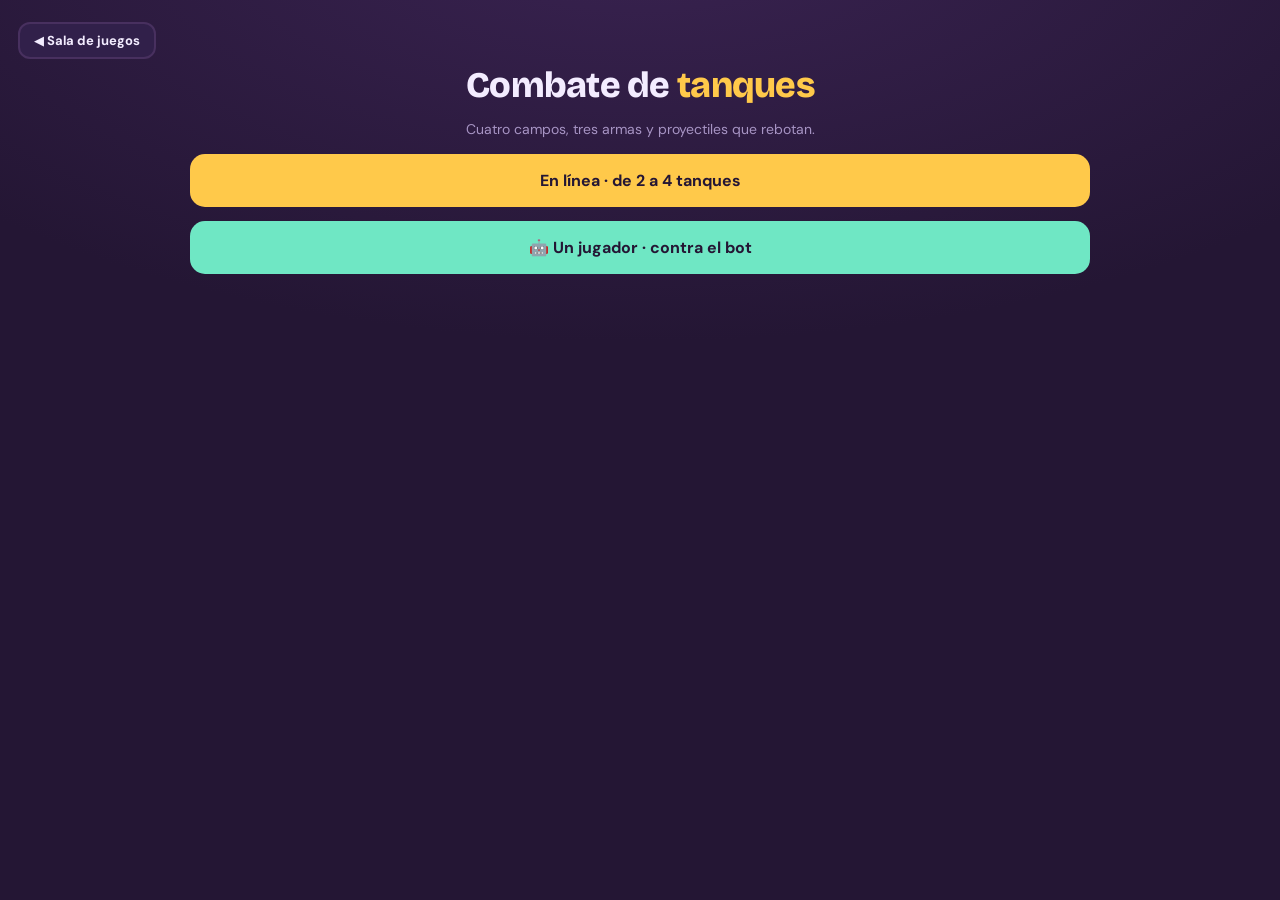
<file: tanques-combate.html>
<!DOCTYPE html>
<html lang="es">
<head>
<meta charset="utf-8">
<meta name="viewport" content="width=device-width, initial-scale=1, viewport-fit=cover, user-scalable=no">
<title>Combate de tanques</title>
<link rel="preconnect" href="https://fonts.googleapis.com">
<link rel="preconnect" href="https://fonts.gstatic.com" crossorigin>
<link href="https://fonts.googleapis.com/css2?family=Bricolage+Grotesque:opsz,wght@12..96,600;12..96,800&family=DM+Sans:wght@400;500;700&display=swap" rel="stylesheet">
<link rel="stylesheet" href="estilo.css">
<style>
  body{overflow-x:hidden}
  #fallo{position:fixed;left:0;right:0;bottom:0;z-index:200;background:#5A1E28;
         color:#FFE3E3;font-size:12px;padding:10px 14px;font-family:ui-monospace,monospace;
         border-top:2px solid var(--rojo)}
  main{max-width:900px;margin:0 auto}
  [data-juego]{display:flex;flex-direction:column;gap:8px}

  .parrilla{display:flex;flex-wrap:wrap;gap:6px;justify-content:center}
  .tanque{display:flex;align-items:center;gap:7px;background:var(--panel);
          border:2px solid var(--borde);border-radius:12px;padding:6px 10px}
  .tanque.yo{border-color:currentColor}
  .tanque.fuera{opacity:.42}
  .tanque .pin{width:9px;height:9px;border-radius:50%;background:currentColor}
  .tanque .nm{font-weight:700;font-size:12px;color:var(--tinta);max-width:82px;
              overflow:hidden;text-overflow:ellipsis;white-space:nowrap}
  .tanque .pt{font-family:var(--display);font-weight:800;font-size:17px}

  .campo{position:relative;border-radius:14px;overflow:hidden;border:2px solid var(--borde)}
  canvas{display:block;width:100%;aspect-ratio:19/11;background:#171029}
  #b-son{position:absolute;right:8px;top:8px;background:rgba(20,12,36,.7);border:none;
         border-radius:10px;padding:7px 9px;font-size:15px;cursor:pointer}
  #capa{position:absolute;inset:0;display:grid;place-content:center;text-align:center;gap:8px;
        padding:20px;background:rgba(23,16,41,.9)}
  #capa.oculta{display:none}
  #capa h2{font-family:var(--display);font-weight:800;font-size:clamp(20px,5vw,29px)}
  #capa p{font-size:13px;color:var(--tenue);max-width:320px;line-height:1.5}
  #capa button{margin-top:6px;font-family:inherit;font-weight:700;font-size:15px;
               padding:12px 26px;border-radius:13px;border:none;background:var(--ambar);
               color:#241634;cursor:pointer}

  /* Selección de mapa */
  .opciones{display:grid;grid-template-columns:repeat(4,1fr);gap:8px}
  .opcion{background:var(--panel);border:2px solid var(--borde);border-radius:13px;
          padding:10px 4px;text-align:center;cursor:pointer;color:var(--tinta);font:inherit}
  .opcion.sel{border-color:var(--ambar);background:#4A3A16}
  .opcion b{display:block;font-family:var(--display);font-weight:800;font-size:15px}
  .opcion span{font-size:9px;color:var(--tenue);letter-spacing:.06em;text-transform:uppercase}

  /* Armas */
  .armas{display:flex;gap:6px;justify-content:center;flex-wrap:wrap}
  .arma{display:flex;align-items:center;gap:6px;background:var(--panel);
        border:2px solid var(--borde);border-radius:11px;padding:7px 11px;
        cursor:pointer;color:var(--tinta);font:inherit;font-size:12px;font-weight:700}
  .arma.sel{border-color:currentColor;background:#3A2A5C}
  .arma.vacia{opacity:.35}
  .arma .mun{font-family:var(--display);font-weight:800;font-size:13px}

  .mandos{display:grid;grid-template-columns:auto 1fr;gap:12px;align-items:center}
  .cruz{display:grid;grid-template-columns:repeat(3,1fr);gap:5px;width:150px}
  .cruz button{aspect-ratio:1;border-radius:12px;border:2px solid var(--borde);
               background:var(--panel);color:var(--tinta);font-size:17px;cursor:pointer}
  .cruz .hueco{visibility:hidden;border:none;background:none}
  .acciones2{display:grid;gap:6px}
  .acciones2 button{padding:20px 0;border-radius:13px;border:2px solid var(--borde);
                    background:var(--panel);color:var(--ambar);cursor:pointer;
                    font-family:var(--display);font-weight:800;font-size:15px}
  button.on{background:#3F2A5C}
  .ayuda{font-size:11px;color:var(--tenue);text-align:center;line-height:1.5}
</style>
</head>
<body>
<a class="inicio" href="index.html">◀ Sala de juegos</a>
<main>
  <div id="lobby"></div>

  <section data-juego hidden>
    <div class="parrilla" id="parrilla"></div>

    <div id="zona-prep">
      <p class="ayuda" id="txt-prep"></p>
      <p class="ayuda" style="margin-top:8px">Campo de batalla</p>
      <div class="opciones" id="mapas"></div>
      <button class="accion" id="b-listo" style="margin-top:12px">A las máquinas</button>
    </div>

    <div id="zona-juego" hidden>
      <div class="campo">
        <canvas id="lienzo" width="760" height="440"></canvas>
        <button id="b-son" aria-label="Silenciar">🔊</button>
        <div id="capa" class="oculta">
          <h2 id="capa-t"></h2>
          <p id="capa-s"></p>
          <button id="capa-b">Otra batalla</button>
        </div>
      </div>

      <div class="armas" id="armas"></div>

      <div class="mandos">
        <div class="cruz">
          <button class="hueco"></button><button data-m="adel">▲</button><button class="hueco"></button>
          <button data-m="izq">↺</button><button class="hueco"></button><button data-m="der">↻</button>
          <button class="hueco"></button><button data-m="atras">▼</button><button class="hueco"></button>
        </div>
        <div class="acciones2">
          <button data-m="fuego">FUEGO</button>
        </div>
      </div>
      <p class="ayuda">Teclado: A D giran · W avanza · S retrocede · Espacio dispara · 1 2 3 cambian de arma</p>
    </div>
  </section>
</main>

<div id="fallo" hidden></div>
<script type="module">
import { Lobby } from './lobby.js?v=4';

// Un fallo silencioso en un juego de lienzo se ve como pantalla negra.
function mostrarFallo(msg){
  const d = document.getElementById('fallo');
  d.hidden = false; d.textContent = '⚠ ' + msg;
}
addEventListener('error', e => mostrarFallo(e.message + ' · ' + (e.filename||'').split('/').pop() + ':' + e.lineno));
addEventListener('unhandledrejection', e => mostrarFallo('Promesa: ' + (e.reason && e.reason.message || e.reason)));
import { Sonido } from './sonido.js?v=4';

const sonido = new Sonido();
const $ = id => document.getElementById(id);

/* ── Campos de batalla ─────────────────────────────────────
   Todos simétricos por rotación de 180°: lo que uno tiene al
   lado, el otro lo tiene igual. Ninguna salida da ventaja. */
const MAPAS = [
  { n:'Búnker', e:'🧱', m:[
    '###################','#.................#','#.###.#....####...#',
    '#.....#..##.......#','#.##.###..#######.#','#.................#',
    '#.#######..###.##.#','#.......##..#.....#','#...####....#.###.#',
    '#.................#','###################'] },
  { n:'Trincheras', e:'🕳️', m:[
    '###################','#.................#','#..######..######.#',
    '#........#........#','#.#.#.#####..####.#','#...#.........#...#',
    '#.####..#####.#.#.#','#........#........#','#.######..######..#',
    '#.................#','###################'] },
  { n:'Laberinto', e:'🌀', m:[
    '###################','#.................#','#.##.#.##.#.....#.#',
    '#....#.#........#.#','#.#..#.########.#.#','#.................#',
    '#.#.########.#..#.#','#.#........#.#....#','#.#.....#.##.#.##.#',
    '#.................#','###################'] },
  { n:'Arena', e:'⚔️', m:[
    '###################','#.................#','#...........####..#',
    '#..######...#.....#','#..##.###.###.....#','#..##.#.....#.##..#',
    '#.....###.###.##..#','#.....#...######..#','#..####...........#',
    '#.................#','###################'] }
];

const FIL = 11, COL = 19, T = 40;
const W = COL*T, H = FIL*T, META = 7, MAX_J = 4;
const COLORES_J = { A:'#FFC94A', B:'#6FE7C4', C:'#C58CF0', D:'#FF8C6B' };

/* ── Armas ─────────────────────────────────────────────────
   El cañón es infinito; las otras dos se consiguen en premios. */
const ARMAS = {
  canon:   { n:'Cañón',        e:'💥', vel:4.6, dano:1, recarga:22, rebotes:4,
             simultaneas:1, radio:3.4, col:'#FFF6DC', municion:Infinity },
  metra:   { n:'Metralleta',   e:'🔫', vel:6.4, dano:1, recarga:6,  rebotes:1,
             simultaneas:5, radio:2.2, col:'#9BE8FF', municion:40 },
  laser:   { n:'Láser',        e:'⚡', vel:0,   dano:1, recarga:38, rebotes:0,
             simultaneas:1, radio:0,   col:'#FF7BE8', municion:6 }
};
const PREMIOS = {
  metra:  { e:'🔫', col:'#9BE8FF', txt:'Metralleta' },
  laser:  { e:'⚡', col:'#FF7BE8', txt:'Láser' },
  escudo: { e:'🛡️', col:'#7FA6FF', txt:'Escudo' },
  turbo:  { e:'⚡️', col:'#F2D65C', txt:'Turbo' }
};

let mapa = MAPAS[0];
const muro = (f,c) => f<0 || c<0 || f>=FIL || c>=COL || mapa.m[f][c] === '#';
const muroEn = (x,y) => muro(Math.floor(y/T), Math.floor(x/T));

const cv = $('lienzo'), cx = cv.getContext('2d');
const SALIDAS = [ {x:1.5*T, y:5.5*T, a:0}, {x:(COL-1.5)*T, y:5.5*T, a:Math.PI},
                  {x:9.5*T, y:1.5*T, a:Math.PI/2}, {x:9.5*T, y:(FIL-1.5)*T, a:-Math.PI/2} ];

const estadoInicial = () => ({
  fase:'preparando', mapa:0, listos:{}, pos:{}, marcador:{},
  premios:[], tomas:{}, impactos:{}, ganador:''
});

/* ── Estado local ──────────────────────────────────────── */
let sala = null, miRol = 'A', anfitrion = true, soloBot = false, nivelBot = 2;
let yo = null, otros = {}, balas = [], premios = [], rayos = [];
let chispas = [], humo = [], huellas = [], sacudida = 0;
let corriendo = false, ultimoEnvio = 0, nDisparo = 0, nImpacto = 0, vistos = {};
let bot = null, aviso = '', avisoHasta = 0;
const pulsa = {};

const jugadores = () => soloBot ? ['A','B'] : (sala && sala.ocupados ? sala.ocupados() : ['A']);

/* ── Tanques ───────────────────────────────────────────── */
function nuevoTanque(k){
  const s = SALIDAS[k % SALIDAS.length];
  return { x:s.x, y:s.y, a:s.a, vivo:true, rodado:0, retroceso:0, recarga:0,
           arma:'canon', mun:{ metra:0, laser:0 }, escudo:0, turbo:0,
           respawn:0, invul:90 };
}

function reiniciar(){
  yo = nuevoTanque(jugadores().indexOf(miRol));
  otros = {};
  jugadores().forEach((r,k) => { if (r !== miRol) otros[r] = nuevoTanque(k); });
  balas = []; rayos = []; chispas = []; humo = []; huellas = [];
  if (soloBot) bot = crearBot(nivelBot);
  premios = anfitrion ? [] : premios;
}

/* ── Controles ─────────────────────────────────────────── */
const TECLAS = { a:'izq', d:'der', w:'adel', s:'atras',
                 arrowleft:'izq', arrowright:'der', arrowup:'adel', arrowdown:'atras',
                 ' ':'fuego', enter:'fuego' };
addEventListener('keydown', e => {
  const k = e.key.toLowerCase();
  if (TECLAS[k]){ e.preventDefault(); pulsa[TECLAS[k]] = true; }
  if (k === '1') elegirArma('canon');
  if (k === '2') elegirArma('metra');
  if (k === '3') elegirArma('laser');
});
addEventListener('keyup', e => { const k = TECLAS[e.key.toLowerCase()]; if (k) pulsa[k] = false; });
addEventListener('blur', () => { for (const k in pulsa) pulsa[k] = false; });

function blindarTacto(el){
  if (!el) return;
  ['touchstart','touchmove','touchend','touchcancel'].forEach(ev =>
    el.addEventListener(ev, e => e.preventDefault(), { passive:false }));
}
document.querySelectorAll('[data-m]').forEach(b => {
  const m = b.dataset.m;
  const on  = e => { e.preventDefault(); b.setPointerCapture(e.pointerId);
                     pulsa[m] = true; b.classList.add('on'); };
  const off = () => { pulsa[m] = false; b.classList.remove('on'); };
  b.addEventListener('pointerdown', on);
  ['pointerup','pointercancel'].forEach(ev => b.addEventListener(ev, off));
  b.addEventListener('lostpointercapture', off);
  blindarTacto(b);
});
blindarTacto(cv);
document.addEventListener('contextmenu', e => {
  if (e.target.closest('button, canvas')) e.preventDefault();
});
$('b-son').textContent = sonido.activo ? '🔊' : '🔇';
$('b-son').addEventListener('click', () => { $('b-son').textContent = sonido.alternar() ? '🔊' : '🔇'; });
document.querySelector('a.inicio').addEventListener('click', () => {
  try { if (sala && sala.salir) sala.salir(); } catch(e){}
});

function elegirArma(id){
  if (!yo || !yo.vivo) return;
  if (id !== 'canon' && !(yo.mun[id] > 0)) return;
  yo.arma = id;
  pintarArmas();
}

function pintarArmas(){
  const c = $('armas');
  c.innerHTML = '';
  for (const [id, A] of Object.entries(ARMAS)){
    const mun = id === 'canon' ? Infinity : (yo ? yo.mun[id] : 0);
    const b = document.createElement('button');
    b.className = 'arma' + (yo && yo.arma === id ? ' sel' : '') + (mun > 0 ? '' : ' vacia');
    b.style.color = A.col;
    b.innerHTML = A.e + ' ' + A.n + '<span class="mun">' +
                  (mun === Infinity ? '∞' : mun) + '</span>';
    b.addEventListener('click', () => elegirArma(id));
    c.appendChild(b);
  }
}

/* ── Física ────────────────────────────────────────────── */
function chocaTanque(x, y){
  const r = 11;
  for (const [dx,dy] of [[-r,-r],[r,-r],[-r,r],[r,r],[0,-r],[0,r],[-r,0],[r,0]])
    if (muroEn(x+dx, y+dy)) return true;
  return false;
}

function rayoLibre(x0, y0, x1, y1){
  const d = Math.hypot(x1-x0, y1-y0), pasos = Math.ceil(d/6);
  for (let i = 1; i < pasos; i++){
    const t = i/pasos;
    if (muroEn(x0 + (x1-x0)*t, y0 + (y1-y0)*t)) return false;
  }
  return true;
}

function disparar(t, rol){
  if (!t.vivo || t.recarga > 0) return;
  const A = ARMAS[t.arma];
  if (t.arma !== 'canon' && t.mun[t.arma] <= 0){ t.arma = 'canon'; pintarArmas(); return; }
  if (balas.filter(b => b.de === rol).length >= A.simultaneas) return;

  t.recarga = A.recarga; t.retroceso = 5;
  if (t.arma !== 'canon'){ t.mun[t.arma]--; if (rol === miRol) pintarArmas(); }
  const bx = t.x + Math.cos(t.a)*20, by = t.y + Math.sin(t.a)*20;

  if (t.arma === 'laser'){
    // Instantáneo: recorre en línea recta hasta el primer muro
    let d = 0;
    while (d < 900 && !muroEn(bx + Math.cos(t.a)*d, by + Math.sin(t.a)*d)) d += 4;
    rayos.push({ x:bx, y:by, a:t.a, largo:d, v:14, de:rol });
    if (rol === miRol) impactosLaser(bx, by, t.a, d);
    sacudida = Math.max(sacudida, 5);
    sonido.rebote();
  } else {
    balas.push({ x:bx, y:by, vx:Math.cos(t.a)*A.vel, vy:Math.sin(t.a)*A.vel,
                 de:rol, arma:t.arma, rebotes:0, vida: t.arma === 'metra' ? 150 : 340, estela:[] });
    sacudida = Math.max(sacudida, t.arma === 'metra' ? 1.5 : 2.5);
    t.arma === 'metra' ? sonido.golpe() : sonido.canon();
  }
  for (let n = 0; n < (t.arma === 'metra' ? 3 : 8); n++){
    const dd = t.a + (Math.random()-0.5)*0.7;
    chispas.push({ x:bx, y:by, vx:Math.cos(dd)*(1.5+Math.random()*2),
                   vy:Math.sin(dd)*(1.5+Math.random()*2), v:9, c:ARMAS[t.arma].col });
  }
}

function impactosLaser(bx, by, a, largo){
  for (const [rol, t] of Object.entries(todosTanques())){
    if (rol === miRol || !t.vivo) continue;
    for (let d = 0; d < largo; d += 5){
      const px = bx + Math.cos(a)*d, py = by + Math.sin(a)*d;
      if (Math.hypot(px - t.x, py - t.y) < 14){ anotarImpacto(rol); break; }
    }
  }
}

function todosTanques(){
  const m = {};
  for (const r of jugadores()) m[r] = r === miRol ? yo : otros[r];
  return m;
}

/** Quien dispara declara el impacto: es quien mejor ve su propia bala. */
function anotarImpacto(victima, autor = miRol){
  if (soloBot){ aplicarImpacto(autor, victima); return; }
  nImpacto++;
  // Se publica siempre: si no, cuando el anfitrión era quien disparaba,
  // la víctima nunca se enteraba de que la habían alcanzado.
  sala.escribir('estado/impactos/' + autor, { n:nImpacto, v:victima, a:autor });
  if (anfitrion) aplicarImpacto(autor, victima);
}

function aplicarImpacto(autor, victima){
  const t = todosTanques()[victima];
  if (t && t.invul > 0) return;              // acaba de reaparecer: aún no cuenta
  if (t && t.escudo > 0){ t.escudo = 0; estallar(t.x, t.y, '#7FA6FF'); return; }
  if (t){ t.vivo = false; t.respawn = 70; estallar(t.x, t.y, COLORES_J[victima]); }
  let anota = autor;
  if (autor === victima){
    // Matarte con tu propio rebote le regala el punto al otro
    const resto = jugadores().filter(r => r !== victima);
    anota = resto.length === 1 ? resto[0] : null;
  }
  if (!anota) return;
  if (soloBot){
    marcadorLocal[anota] = (marcadorLocal[anota] || 0) + 1;
    if (marcadorLocal[anota] >= META) terminar(anota);
  } else if (anfitrion){
    sala.actualizar(s => {
      const e = s.estado;
      e.marcador = e.marcador || {};
      e.marcador[anota] = (e.marcador[anota] || 0) + 1;
      if (e.marcador[anota] >= META){ e.fase = 'fin'; e.ganador = anota; }
    });
  }
}
let marcadorLocal = {};

function estallar(x, y, color){
  for (let n = 0; n < 26; n++){
    const a = Math.random()*Math.PI*2, s = 1 + Math.random()*3.4;
    chispas.push({ x, y, vx:Math.cos(a)*s, vy:Math.sin(a)*s,
                   v:20+Math.random()*14, c: n%3 ? color : '#FFE9A8' });
  }
  for (let n = 0; n < 9; n++)
    humo.push({ x:x+(Math.random()-0.5)*12, y:y+(Math.random()-0.5)*12,
                r:4+Math.random()*4, v:44+Math.random()*22 });
  sacudida = 9;
  sonido.estallido();
}

/* ── Premios ───────────────────────────────────────────── */
let proxPremio = 0;
function soltarPremio(){
  const libres = [];
  for (let f = 1; f < FIL-1; f++) for (let c = 1; c < COL-1; c++)
    if (mapa.m[f][c] === '.') libres.push([c*T + T/2, f*T + T/2]);
  const p = libres[Math.floor(Math.random()*libres.length)];
  const tipos = Object.keys(PREMIOS);
  premios.push({ i: Date.now() % 100000 + Math.floor(Math.random()*99),
                 t: tipos[Math.floor(Math.random()*tipos.length)],
                 x: p[0], y: p[1] });
  if (premios.length > 4) premios.shift();
}

function recoger(t, rol){
  for (let i = premios.length - 1; i >= 0; i--){
    const p = premios[i];
    if (Math.hypot(p.x - t.x, p.y - t.y) > 20) continue;
    premios.splice(i, 1);
    if (p.t === 'metra'){ t.mun.metra += ARMAS.metra.municion; t.arma = 'metra'; }
    else if (p.t === 'laser'){ t.mun.laser += ARMAS.laser.municion; t.arma = 'laser'; }
    else if (p.t === 'escudo') t.escudo = 1;
    else if (p.t === 'turbo') t.turbo = 8*60;
    if (rol === miRol){
      sonido.premio(); pintarArmas();
      aviso = PREMIOS[p.t].txt; avisoHasta = performance.now() + 1200;
    }
    if (anfitrion && !soloBot) sala.escribir('estado/premios', premios);
  }
}

/* ── Simulación ────────────────────────────────────────── */
function moverTanque(t, ent, rol){
  if (!t.vivo){
    if (t.respawn > 0 && --t.respawn === 0){
      const k = jugadores().indexOf(rol);
      const s = SALIDAS[k % SALIDAS.length];
      Object.assign(t, { x:s.x, y:s.y, a:s.a, vivo:true, escudo:0, turbo:0, invul:90 });
    }
    return;
  }
  if (t.invul > 0) t.invul--;
  if (t.recarga > 0) t.recarga--;
  if (t.retroceso > 0) t.retroceso -= 0.6;
  if (t.turbo > 0) t.turbo--;

  t.a += ((ent.izq ? -1 : 0) + (ent.der ? 1 : 0))*0.052;
  const vel = 1.55*(t.turbo > 0 ? 1.7 : 1);
  const av = (ent.adel ? 1 : 0) - (ent.atras ? 0.6 : 0);
  if (av){
    const nx = t.x + Math.cos(t.a)*vel*av, ny = t.y + Math.sin(t.a)*vel*av;
    let movio = false;
    if (!chocaTanque(nx, t.y)){ t.x = nx; movio = true; }
    if (!chocaTanque(t.x, ny)){ t.y = ny; movio = true; }
    if (movio){
      t.rodado += vel*Math.abs(av);
      if (t.rodado % 7 < 1.6) huellas.push({ x:t.x, y:t.y, a:t.a, v:1 });
    }
  }
  if (ent.fuego) disparar(t, rol);
  recoger(t, rol);
}

function paso(){
  if (!corriendo || !yo) return;

  moverTanque(yo, pulsa, miRol);
  if (soloBot && otros.B) moverTanque(otros.B, pasoBot(), 'B');

  // Premios: los reparte el anfitrión
  if (anfitrion && --proxPremio <= 0){
    proxPremio = 420 + Math.floor(Math.random()*300);
    soltarPremio();
    if (!soloBot) sala.escribir('estado/premios', premios);
  }

  for (let k = balas.length - 1; k >= 0; k--){
    const b = balas[k];
    const A = ARMAS[b.arma];
    b.vida--;
    b.estela.push({x:b.x, y:b.y});
    if (b.estela.length > 7) b.estela.shift();

    let reboto = false;
    if (muroEn(b.x + b.vx, b.y)){ b.vx *= -1; reboto = true; }
    if (muroEn(b.x, b.y + b.vy)){ b.vy *= -1; reboto = true; }
    if (reboto){
      b.rebotes++;
      sonido.rebote();
      for (let n = 0; n < 4; n++)
        chispas.push({ x:b.x, y:b.y, vx:(Math.random()-0.5)*3,
                       vy:(Math.random()-0.5)*3, v:8, c:'#D8CFE8' });
    }
    b.x += b.vx; b.y += b.vy;

    let fuera = b.vida <= 0 || b.rebotes > A.rebotes;
    // Reviso las balas que simulo yo: las mías siempre, y las del bot
    // cuando juego en solitario. Antes solo miraba las mías, así que los
    // disparos del bot me atravesaban sin hacerme nada.
    if (!fuera && (b.de === miRol || soloBot)){
      for (const [rol, t] of Object.entries(todosTanques())){
        if (!t || !t.vivo) continue;
        if (Math.hypot(b.x - t.x, b.y - t.y) < 13){
          anotarImpacto(rol, b.de);
          fuera = true; break;
        }
      }
    }
    if (fuera) balas.splice(k,1);
  }

  rayos.forEach(r => r.v--);
  rayos = rayos.filter(r => r.v > 0);
  chispas.forEach(c => { c.x += c.vx; c.y += c.vy; c.vx *= 0.95; c.vy *= 0.95; c.v--; });
  chispas = chispas.filter(c => c.v > 0);
  humo.forEach(h => { h.r += 0.35; h.y -= 0.12; h.v--; });
  humo = humo.filter(h => h.v > 0);
  huellas.forEach(h => h.v -= 0.0035);
  huellas = huellas.filter(h => h.v > 0);
  if (huellas.length > 400) huellas.splice(0, huellas.length - 400);
  if (sacudida > 0.2) sacudida *= 0.86;
}

/* ── Bot ───────────────────────────────────────────────── */
function crearBot(n){
  // La predicción es lo que separa a un tirador bueno de uno mediocre:
  // apuntar a donde va a estar el rival, no a donde está.
  // `error` desvía el disparo unos grados: es la forma honesta de modelar
  // mala puntería. Ampliar el margen de aceptación no sirve, porque los
  // rebotes acaban acertando igual.
  return { punteria:0.10, reaccion:[120,66,30][n-1],
           prediccion:[0, 0.6, 1][n-1], error:[0.26, 0.11, 0.025][n-1],
           desvio:0, espera:0, giro:0, ux:0, uy:0 };
}
function pasoBot(){
  const t = otros.B, ent = {};
  if (!t || !t.vivo || !yo || !yo.vivo) return ent;

  // Velocidad estimada del rival, cuadro a cuadro
  const vx = yo.x - bot.ux, vy = yo.y - bot.uy;
  bot.ux = yo.x; bot.uy = yo.y;
  const dist = Math.hypot(yo.x - t.x, yo.y - t.y);
  const vuelo = dist / ARMAS[t.arma === 'laser' ? 'canon' : t.arma].vel;
  const px = yo.x + vx*vuelo*bot.prediccion;
  const py = yo.y + vy*vuelo*bot.prediccion;

  const dx = px - t.x, dy = py - t.y;
  const objetivo = Math.atan2(dy, dx) + bot.desvio;
  let d = objetivo - t.a;
  while (d > Math.PI) d -= 2*Math.PI;
  while (d < -Math.PI) d += 2*Math.PI;

  const libre = rayoLibre(t.x, t.y, yo.x, yo.y) && rayoLibre(t.x, t.y, px, py);
  if (libre){
    if (d > 0.04) ent.der = true; else if (d < -0.04) ent.izq = true;
    if (Math.abs(d) < bot.punteria && bot.espera <= 0){
      ent.fuego = true; bot.espera = bot.reaccion;
      bot.desvio = (Math.random()*2 - 1)*bot.error;   // el siguiente tiro, otra desviación
    }
    if (dist > 150) ent.adel = true;
    // Si tiene arma pesada, la usa
    if (t.mun.laser > 0) t.arma = 'laser';
    else if (t.mun.metra > 0) t.arma = 'metra';
    else t.arma = 'canon';
  } else {
    // Sin línea de tiro: patrulla girando hacia rumbos libres
    if (bot.giro > 0){ bot.giro--; ent.der = true; }
    else {
      const frente = rayoLibre(t.x, t.y, t.x + Math.cos(t.a)*46, t.y + Math.sin(t.a)*46);
      if (frente) ent.adel = true; else bot.giro = 14 + Math.floor(Math.random()*24);
    }
  }
  if (bot.espera > 0) bot.espera--;
  return ent;
}

/* ── Dibujo ────────────────────────────────────────────── */
function dibujarMuros(){
  for (let f = 0; f < FIL; f++)
    for (let c = 0; c < COL; c++){
      if (mapa.m[f][c] !== '#') continue;
      const x = c*T, y = f*T;
      cx.fillStyle = '#4A3568';
      cx.beginPath(); cx.roundRect(x+1, y+1, T-2, T-2, 4); cx.fill();
      cx.fillStyle = 'rgba(0,0,0,.22)';
      cx.fillRect(x+2, y+T/2-1, T-4, 2);
      cx.fillRect(x+T/2-1, y+2, 2, T/2-3);
      cx.fillRect(x+T/4-1, y+T/2+1, 2, T/2-3);
      cx.fillRect(x+3*T/4-1, y+T/2+1, 2, T/2-3);
      cx.fillStyle = 'rgba(255,255,255,.10)'; cx.fillRect(x+2, y+2, T-4, 3);
      cx.fillStyle = 'rgba(0,0,0,.28)';       cx.fillRect(x+2, y+T-5, T-4, 3);
    }
}

function dibujarTanque(t, color, etiqueta){
  if (!t.vivo) return;
  cx.save();
  if (t.invul > 0 && Math.floor(t.invul/4)%2) cx.globalAlpha = 0.4;
  cx.translate(t.x, t.y);
  cx.rotate(t.a);

  cx.fillStyle = 'rgba(0,0,0,.35)';
  cx.beginPath(); cx.ellipse(2, 3, 16, 11, 0, 0, 7); cx.fill();

  for (const lado of [-1, 1]){
    cx.fillStyle = '#2A2140';
    cx.beginPath(); cx.roundRect(-15, lado*7 - 4.5, 30, 9, 3); cx.fill();
    cx.fillStyle = 'rgba(255,255,255,.13)';
    for (let i = 0; i < 7; i++){
      const px = -14 + ((i*4.6 + (t.rodado % 4.6)) % 28);
      cx.fillRect(px, lado*7 - 4, 2, 8);
    }
    cx.fillStyle = '#3A2E52';                       // ruedas guía
    cx.beginPath(); cx.arc(-12, lado*7, 2.6, 0, 7); cx.fill();
    cx.beginPath(); cx.arc(12, lado*7, 2.6, 0, 7); cx.fill();
  }

  const g = cx.createLinearGradient(0, -8, 0, 8);
  g.addColorStop(0, color); g.addColorStop(1, 'rgba(0,0,0,.45)');
  cx.fillStyle = g;
  cx.beginPath(); cx.roundRect(-13, -8, 26, 16, 3); cx.fill();
  cx.strokeStyle = 'rgba(0,0,0,.5)'; cx.lineWidth = 1.5; cx.stroke();
  cx.fillStyle = 'rgba(255,255,255,.16)';
  cx.beginPath(); cx.moveTo(8,-8); cx.lineTo(13,-4); cx.lineTo(13,4); cx.lineTo(8,8);
  cx.closePath(); cx.fill();
  cx.fillStyle = 'rgba(0,0,0,.25)';                 // remaches
  for (const rx of [-9,-3,3,9]){ cx.fillRect(rx,-7.4,1.6,1.6); cx.fillRect(rx,5.8,1.6,1.6); }

  // Cañón: cambia de forma según el arma
  const r = t.retroceso > 0 ? t.retroceso : 0;
  const A = ARMAS[t.arma] || ARMAS.canon;
  cx.fillStyle = '#F3ECFF';
  if (t.arma === 'metra'){
    cx.fillRect(6 - r, -3.6, 15, 2.6);
    cx.fillRect(6 - r, 1, 15, 2.6);
    cx.fillStyle = A.col; cx.fillRect(19 - r, -4, 3, 8);
  } else if (t.arma === 'laser'){
    cx.fillRect(6 - r, -2, 16, 4);
    cx.fillStyle = A.col;
    cx.beginPath(); cx.arc(23 - r, 0, 4.2, 0, 7); cx.fill();
  } else {
    cx.fillRect(6 - r, -2.6, 17, 5.2);
    cx.fillRect(20 - r, -3.6, 4, 7.2);
  }
  cx.fillStyle = color;
  cx.beginPath(); cx.arc(-1, 0, 8.5, 0, 7); cx.fill();
  cx.fillStyle = 'rgba(0,0,0,.35)';
  cx.beginPath(); cx.arc(-1, 0, 8.5, 0.6, 2.6); cx.fill();
  cx.fillStyle = 'rgba(255,255,255,.35)';
  cx.beginPath(); cx.arc(-3, -2.5, 2.6, 0, 7); cx.fill();
  cx.strokeStyle = 'rgba(243,236,255,.55)'; cx.lineWidth = 1;
  cx.beginPath(); cx.moveTo(-7, -5); cx.lineTo(-13, -13); cx.stroke();
  cx.restore();

  if (t.escudo > 0){
    cx.strokeStyle = 'rgba(127,166,255,' + (0.5 + Math.sin(performance.now()/150)*0.3) + ')';
    cx.lineWidth = 2.5;
    cx.beginPath(); cx.arc(t.x, t.y, 21, 0, 7); cx.stroke();
  }
  if (t.turbo > 0){
    cx.fillStyle = 'rgba(242,214,92,.5)';
    for (let i = 0; i < 3; i++){
      const d = 18 + i*7;
      cx.beginPath();
      cx.arc(t.x - Math.cos(t.a)*d, t.y - Math.sin(t.a)*d, 4 - i, 0, 7); cx.fill();
    }
  }
  if (etiqueta){
    cx.fillStyle = color; cx.font = '700 12px "DM Sans", sans-serif'; cx.textAlign = 'center';
    cx.fillText(etiqueta, t.x, t.y - 26);
  }
}

function dibujarPremios(){
  for (const p of premios){
    const P = PREMIOS[p.t];
    const fl = Math.sin(performance.now()/300 + p.x)*3;
    cx.globalAlpha = .3;
    cx.fillStyle = P.col;
    cx.beginPath(); cx.arc(p.x, p.y + fl, 16, 0, 7); cx.fill();
    cx.globalAlpha = 1;
    cx.fillStyle = 'rgba(20,12,36,.85)';
    cx.beginPath(); cx.roundRect(p.x-11, p.y-11+fl, 22, 22, 6); cx.fill();
    cx.strokeStyle = P.col; cx.lineWidth = 2; cx.stroke();
    cx.font = '13px sans-serif'; cx.textAlign = 'center'; cx.textBaseline = 'middle';
    cx.fillText(P.e, p.x, p.y+1+fl);
    cx.textBaseline = 'alphabetic';
  }
}

function dibujar(){
  cx.save();
  if (sacudida > 0.2) cx.translate((Math.random()-0.5)*sacudida, (Math.random()-0.5)*sacudida);

  cx.fillStyle = '#1E1436';
  cx.fillRect(-20, -20, W+40, H+40);
  cx.strokeStyle = 'rgba(255,255,255,.028)'; cx.lineWidth = 1;
  for (let x = T; x < W; x += T){ cx.beginPath(); cx.moveTo(x,0); cx.lineTo(x,H); cx.stroke(); }
  for (let y = T; y < H; y += T){ cx.beginPath(); cx.moveTo(0,y); cx.lineTo(W,y); cx.stroke(); }

  cx.strokeStyle = '#2B1F45'; cx.lineWidth = 3.2; cx.lineCap = 'round';
  for (const h of huellas){
    cx.globalAlpha = h.v*0.55;
    const nx = Math.cos(h.a+Math.PI/2)*7, ny = Math.sin(h.a+Math.PI/2)*7;
    cx.beginPath();
    cx.moveTo(h.x+nx-2, h.y+ny); cx.lineTo(h.x+nx+2, h.y+ny);
    cx.moveTo(h.x-nx-2, h.y-ny); cx.lineTo(h.x-nx+2, h.y-ny);
    cx.stroke();
  }
  cx.globalAlpha = 1;

  dibujarMuros();
  dibujarPremios();

  for (const b of balas){
    const A = ARMAS[b.arma];
    b.estela.forEach((p,i) => {
      cx.globalAlpha = (i/b.estela.length)*0.5;
      cx.fillStyle = A.col;
      cx.beginPath(); cx.arc(p.x, p.y, A.radio*0.5, 0, 7); cx.fill();
    });
    cx.globalAlpha = 1;
    cx.fillStyle = A.col + '77';
    cx.beginPath(); cx.arc(b.x, b.y, A.radio*1.9, 0, 7); cx.fill();
    cx.fillStyle = A.col;
    cx.beginPath(); cx.arc(b.x, b.y, A.radio, 0, 7); cx.fill();
  }

  for (const r of rayos){
    cx.globalAlpha = r.v/14;
    cx.strokeStyle = ARMAS.laser.col; cx.lineWidth = 2 + (r.v/14)*7;
    cx.beginPath(); cx.moveTo(r.x, r.y);
    cx.lineTo(r.x + Math.cos(r.a)*r.largo, r.y + Math.sin(r.a)*r.largo);
    cx.stroke();
    cx.strokeStyle = '#FFFFFF'; cx.lineWidth = 1.5;
    cx.beginPath(); cx.moveTo(r.x, r.y);
    cx.lineTo(r.x + Math.cos(r.a)*r.largo, r.y + Math.sin(r.a)*r.largo);
    cx.stroke();
    cx.globalAlpha = 1;
  }

  for (const [rol, t] of Object.entries(todosTanques()))
    if (t) dibujarTanque(t, COLORES_J[rol] || '#FFC94A',
                         rol === miRol ? null : (sala ? sala.nombre(rol) : rol));

  for (const h of humo){
    cx.globalAlpha = Math.min(0.3, h.v/160);
    cx.fillStyle = '#B9A8D8';
    cx.beginPath(); cx.arc(h.x, h.y, h.r, 0, 7); cx.fill();
  }
  for (const c of chispas){
    cx.globalAlpha = Math.min(1, c.v/16);
    cx.fillStyle = c.c;
    cx.fillRect(c.x-1.6, c.y-1.6, 3.2, 3.2);
  }
  cx.globalAlpha = 1;
  cx.restore();

  if (performance.now() < avisoHasta){
    cx.textAlign = 'center';
    cx.fillStyle = '#FFC94A';
    cx.font = '800 30px "Bricolage Grotesque", sans-serif';
    cx.fillText('¡' + aviso.toUpperCase() + '!', W/2, H*0.22);
  }
}

/* ── Parrilla ──────────────────────────────────────────── */
function pintarParrilla(e){
  const cont = $('parrilla');
  const lista = jugadores();
  cont.innerHTML = '';
  const marc = soloBot ? marcadorLocal : (e.marcador || {});
  for (const r of lista){
    const d = document.createElement('div');
    d.className = 'tanque' + (r === miRol ? ' yo' : '') +
                  ((soloBot || sala.enLinea(r)) ? '' : ' fuera');
    d.style.color = COLORES_J[r];
    d.innerHTML = '<span class="pin"></span><span class="nm">' + sala.nombre(r) +
                  (r === miRol ? ' (tú)' : '') + '</span>' +
                  '<span class="pt">' + (marc[r] || 0) + '</span>';
    cont.appendChild(d);
  }
}

/* ── Bucle ─────────────────────────────────────────────── */
function bucle(ahora){
  requestAnimationFrame(bucle);
  try {
    if (corriendo) paso();
    if (sala && corriendo && !soloBot && ahora - ultimoEnvio > 90){
      ultimoEnvio = ahora;
      if (yo) sala.escribir('estado/pos/' + miRol, {
        x:+yo.x.toFixed(1), y:+yo.y.toFixed(1), a:+yo.a.toFixed(3),
        v:yo.vivo?1:0, w:yo.arma, es:yo.escudo, tu:yo.turbo>0?1:0, rd:+yo.rodado.toFixed(1)
      });
    }
    if (mapa) dibujar();
  } catch(err){ mostrarFallo('bucle: ' + err.message); }
}

/* ── Sincronización ────────────────────────────────────── */
function pintar(s){
  const e = s && s.estado;
  if (!e) return;
  mapa = MAPAS[e.mapa || 0];
  pintarParrilla(e);

  if (!soloBot){
    for (const r of jugadores()){
      if (r === miRol) continue;
      const q = e.pos && e.pos[r];
      if (!q) continue;
      if (!otros[r]) otros[r] = nuevoTanque(jugadores().indexOf(r));
      const t = otros[r];
      t.x += (q.x - t.x)*0.4; t.y += (q.y - t.y)*0.4;
      let d = q.a - t.a;
      while (d > Math.PI) d -= 2*Math.PI;
      while (d < -Math.PI) d += 2*Math.PI;
      t.a += d*0.4;
      t.vivo = !!q.v; t.arma = q.w || 'canon'; t.escudo = q.es || 0;
      t.turbo = q.tu ? 1 : 0; t.rodado = q.rd || 0;
    }
    if (!anfitrion && e.premios) premios = e.premios.slice();
    // El anfitrión aplica los impactos que declaran los demás
    if (anfitrion && e.impactos) for (const r of jugadores()){
      const im = e.impactos[r];
      if (r !== miRol && im && im.n > (vistos[r] || 0)){
        vistos[r] = im.n;
        aplicarImpacto(r, im.v);
      }
    }
    // Mi propio tanque muere cuando alguien lo declara
    if (e.impactos) for (const r of jugadores()){
      const im = e.impactos[r];
      if (r !== miRol && im && im.v === miRol && im.n > (vistos['v'+r] || 0)){
        vistos['v'+r] = im.n;
        if (yo && yo.vivo){
          if (yo.escudo > 0){ yo.escudo = 0; estallar(yo.x, yo.y, '#7FA6FF'); }
          else { yo.vivo = false; yo.respawn = 70; estallar(yo.x, yo.y, COLORES_J[miRol]); }
        }
      }
    }
  }

  if (e.fase === 'preparando'){
    $('zona-prep').hidden = false;
    $('zona-juego').hidden = true;
    pintarMapas(e);
    const listo = e.listos && e.listos[miRol];
    $('b-listo').textContent = listo ? '✓ Listo — esperando…' : 'A las máquinas';
    $('b-listo').disabled = !!listo || (!soloBot && !sala.completa);
    const faltan = jugadores().filter(r => !(e.listos && e.listos[r]));
    $('txt-prep').textContent = (!soloBot && !sala.completa)
      ? 'Esperando a que entren más tanques…'
      : (faltan.length ? 'Faltan por confirmar: ' + faltan.map(r => sala.nombre(r)).join(', ')
                       : '¡Todos listos!');
  }

  if (e.fase === 'jugando' && $('zona-juego').hidden){
    $('zona-prep').hidden = true;
    $('zona-juego').hidden = false;
    reiniciar(); pintarArmas();
    corriendo = true;
    $('capa').classList.add('oculta');
  }

  if (e.fase === 'fin' && corriendo){
    corriendo = false;
    const gano = e.ganador === miRol;
    $('capa-t').textContent = gano ? '🏆 ¡Victoria!' : 'Gana ' + sala.nombre(e.ganador);
    $('capa-s').textContent = gano
      ? 'Llegaste a ' + META + ' impactos. El campo es tuyo.'
      : sala.nombre(e.ganador) + ' llegó primero a ' + META + ' impactos.';
    $('capa').classList.remove('oculta');
    gano ? sonido.victoria() : sonido.derrota();
  }
}

function terminar(ganador){
  corriendo = false;
  const gano = ganador === miRol;
  $('capa-t').textContent = gano ? '🏆 ¡Victoria!' : 'Gana ' + sala.nombre(ganador);
  $('capa-s').textContent = gano ? 'Llegaste a ' + META + ' impactos.'
                                 : 'El bot llegó primero a ' + META + '.';
  $('capa').classList.remove('oculta');
  gano ? sonido.victoria() : sonido.derrota();
}

function pintarMapas(e){
  const cont = $('mapas');
  cont.innerHTML = '';
  MAPAS.forEach((m,i) => {
    const b = document.createElement('button');
    b.className = 'opcion' + ((e.mapa||0) === i ? ' sel' : '');
    b.innerHTML = '<b>' + m.e + '</b><span>' + m.n + '</span>';
    b.disabled = miRol !== 'A';
    b.addEventListener('click', () => sala.actualizar(s => {
      if (s.estado.fase !== 'preparando') return false;
      s.estado.mapa = i;
    }));
    cont.appendChild(b);
  });
}

$('b-listo').addEventListener('click', () => sala.actualizar(s => {
  const e = s.estado;
  if (e.fase !== 'preparando') return false;
  e.listos = e.listos || {};
  e.listos[miRol] = true;
  // El bot no tiene botón que pulsar: confirma solo
  if (soloBot) jugadores().forEach(r => { e.listos[r] = true; });
  if (jugadores().every(r => e.listos[r])){
    e.fase = 'jugando'; e.marcador = {}; e.pos = {}; e.impactos = {}; e.premios = [];
  }
}));

$('capa-b').addEventListener('click', () => {
  marcadorLocal = {};
  sala.actualizar(s => {
    const e = s.estado;
    e.fase = 'preparando'; e.listos = {}; e.marcador = {};
    e.pos = {}; e.impactos = {}; e.premios = []; e.ganador = '';
  });
});

requestAnimationFrame(bucle);

new Lobby({
  juego: 'tanques',
  titulo: 'Combate de <em>tanques</em>',
  lema: 'Cuatro campos, tres armas y proyectiles que rebotan.',
  maxJugadores: MAX_J,
  textoOnline: 'En línea · de 2 a 4 tanques',
  textoSolo: '🤖 Un jugador · contra el bot',
  tituloNivel: 'Nivel del <em>bot</em>',
  niveles: [
    { n:1, t:'Recluta',  d:'Apunta mal y tarda en disparar.' },
    { n:2, t:'Veterano', d:'Buena puntería y reacciona rápido.' },
    { n:3, t:'As',       d:'Casi no falla un tiro con línea limpia.' }
  ],
  estadoInicial,
  nombreRobot: n => ['Recluta','Veterano','As'][n-1],
  alEntrar: s => {
    sala = s; miRol = s.rol; anfitrion = (miRol === 'A'); soloBot = false;
    s.alCambiar(pintar);
    s.alJugador((r, q) => {
      aviso = s.nombre(r) + (q === 'entra' ? ' se unió' : ' salió');
      avisoHasta = performance.now() + 1800;
    });
  },
  alSolo: (s, n) => {
    sala = s; miRol = 'A'; anfitrion = true; soloBot = true; nivelBot = n;
    marcadorLocal = {};
    s.alCambiar(pintar);
  }
});
</script>

<script>
// Si un módulo no carga (por ejemplo, un archivo que falta en el servidor),
// el navegador no ejecuta nada y la página queda en negro sin explicación.
// Esto lo convierte en un mensaje legible.
window.addEventListener('load', () => setTimeout(() => {
  const l = document.getElementById('lobby');
  if (l && l.children.length) return;
  const faltan = ['lobby.js','sala.js','sala-local.js','sonido.js','config.js','estilo.css'];
  Promise.all(faltan.map(f =>
    fetch(f, {cache:'no-store'}).then(r => r.ok ? null : f).catch(() => f)
  )).then(res => {
    const rotos = res.filter(Boolean);
    const d = document.createElement('div');
    d.style.cssText = 'position:fixed;inset:0;z-index:999;display:grid;place-content:center;' +
      'gap:10px;padding:24px;text-align:center;background:#241634;color:#F3ECFF;' +
      'font-family:system-ui,sans-serif';
    d.innerHTML = '<h2 style="font-size:20px">El juego no pudo cargar</h2>' +
      (rotos.length
        ? '<p style="color:#FF7B7B;font-size:14px">Faltan estos archivos en el servidor:<br><b>' +
          rotos.join('<br>') + '</b></p><p style="font-size:13px;color:#A794C4">Súbelos al repositorio y recarga con Ctrl+Shift+R.</p>'
        : '<p style="font-size:14px;color:#A794C4">Los archivos están, pero el navegador guarda una versión vieja.<br>' +
          'Recarga forzando la caché: <b>Ctrl+Shift+R</b> en PC, o cierra la pestaña y vuelve a abrirla en el celular.</p>') +
      '<a href="index.html" style="color:#FFC94A;font-size:13px">◀ Volver a la sala de juegos</a>';
    document.body.appendChild(d);
  });
}, 2500));
</script>
</body>
</html>
</file>
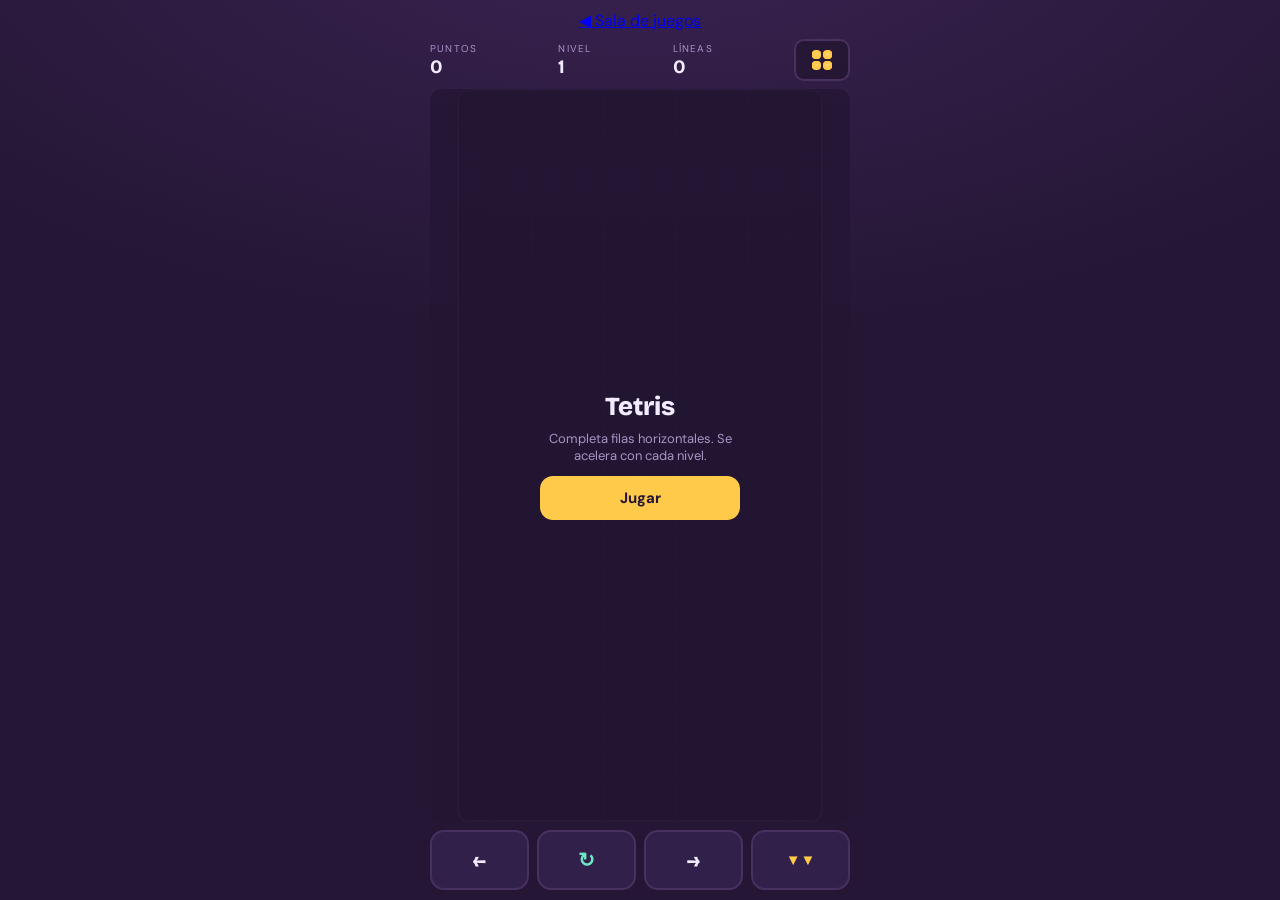
<file: tetris.html>
<!DOCTYPE html>
<html lang="es">
<head>
<meta charset="utf-8">
<meta name="viewport" content="width=device-width, initial-scale=1, viewport-fit=cover, user-scalable=no">
<title>Tetris</title>
<link rel="preconnect" href="https://fonts.googleapis.com">
<link rel="preconnect" href="https://fonts.gstatic.com" crossorigin>
<link href="https://fonts.googleapis.com/css2?family=Bricolage+Grotesque:opsz,wght@12..96,800&family=DM+Sans:wght@400;700&display=swap" rel="stylesheet">
<style>
  :root{
    --fondo:#241634;
    --panel:#31204A;
    --borde:#48305F;
    --ambar:#FFC94A;
    --menta:#6FE7C4;
    --tinta:#F3ECFF;
    --tenue:#A794C4;
  }
  *{box-sizing:border-box;margin:0;padding:0;-webkit-tap-highlight-color:transparent}
  html,body{height:100%;overflow:hidden;overscroll-behavior:none}
  body{
    background:radial-gradient(120% 80% at 50% -10%, #3A2352 0%, transparent 60%), var(--fondo);
    color:var(--tinta);font-family:'DM Sans',system-ui,sans-serif;
    display:flex;flex-direction:column;align-items:center;
    padding:10px calc(10px + env(safe-area-inset-left)) calc(10px + env(safe-area-inset-bottom));
    touch-action:none;user-select:none;gap:8px;
  }
  .hud{
    width:100%;max-width:380px;display:flex;justify-content:space-between;align-items:center;gap:10px;
    font-size:10px;letter-spacing:.12em;text-transform:uppercase;color:var(--tenue);
  }
  .hud b{display:block;font-family:'Bricolage Grotesque',sans-serif;font-size:19px;color:var(--tinta);letter-spacing:0}
  .siguiente{display:flex;align-items:center;gap:8px}
  #proximo{background:rgba(0,0,0,.25);border:2px solid var(--borde);border-radius:10px;width:56px;height:42px}

  .marco{position:relative;flex:1;min-height:0;display:flex;justify-content:center}
  body>.mandos{width:100%;max-width:420px}
  canvas#lienzo{
    height:100%;aspect-ratio:1/2;background:rgba(0,0,0,.25);
    border:2px solid var(--borde);border-radius:12px;
  }
  #capa{
    position:absolute;inset:0;display:grid;place-content:center;text-align:center;gap:8px;padding:20px;
    background:rgba(36,22,52,.88);border-radius:12px;
  }
  #capa.oculta{display:none}
  #titulo{font-family:'Bricolage Grotesque',sans-serif;font-weight:800;font-size:26px}
  #sub{font-size:13px;color:var(--tenue);max-width:200px}
  #btn{margin-top:4px;font-family:inherit;font-weight:700;font-size:15px;padding:12px 24px;
       border-radius:13px;border:none;background:var(--ambar);color:#241634;cursor:pointer}

  .mandos{width:100%;max-width:380px;display:grid;grid-template-columns:repeat(4,1fr);gap:8px}
  .mandos button{
    font-family:'Bricolage Grotesque',sans-serif;font-size:20px;font-weight:800;
    padding:16px 0;border-radius:14px;border:2px solid var(--borde);
    background:var(--panel);color:var(--tinta);cursor:pointer;
  }
  .mandos button:active{background:#3F2A5C}
  .mandos button.girar{color:var(--menta)}
  .mandos button.soltar{color:var(--ambar);font-size:15px}
  button:focus-visible{outline:3px solid var(--tinta);outline-offset:2px}
  .marco,.hud{width:100%;max-width:420px}
</style>
</head>
<body>
<a class="inicio" href="index.html">◀ Sala de juegos</a>

<div class="hud">
  <div>Puntos<b id="puntos">0</b></div>
  <div>Nivel<b id="nivel">1</b></div>
  <div>Líneas<b id="lineas">0</b></div>
  <div class="siguiente"><canvas id="proximo" width="112" height="84"></canvas></div>
</div>

<div class="marco">
  <canvas id="lienzo" width="300" height="600"></canvas>
  <div id="capa">
    <div id="titulo">Tetris</div>
    <p id="sub">Completa filas horizontales. Se acelera con cada nivel.</p>
    <button id="btn">Jugar</button>
  </div>
</div>

<div class="mandos">
  <button id="izq" aria-label="Mover a la izquierda">←</button>
  <button id="gir" class="girar" aria-label="Girar">↻</button>
  <button id="der" aria-label="Mover a la derecha">→</button>
  <button id="caer" class="soltar" aria-label="Soltar">▼▼</button>
</div>

<script>
const COLS = 10, FILAS = 20, T = 30;
const ctx = document.getElementById('lienzo').getContext('2d');
const ctxP = document.getElementById('proximo').getContext('2d');
ctxP.scale(2,2);

const PIEZAS = {
  I:{c:'#6FE7C4', f:[[1,1,1,1]]},
  O:{c:'#FFC94A', f:[[1,1],[1,1]]},
  T:{c:'#C77BE8', f:[[0,1,0],[1,1,1]]},
  S:{c:'#7BE87B', f:[[0,1,1],[1,1,0]]},
  Z:{c:'#FF7B7B', f:[[1,1,0],[0,1,1]]},
  J:{c:'#7B9BE8', f:[[1,0,0],[1,1,1]]},
  L:{c:'#FF9B5B', f:[[0,0,1],[1,1,1]]}
};
const TIPOS = Object.keys(PIEZAS);

let malla, pieza, siguiente, puntos, nivel, lineas, jugando, caida, ultimo, bolsa = [];

function sacarPieza(){
  if (!bolsa.length){
    bolsa = [...TIPOS];
    for (let i = bolsa.length-1; i > 0; i--){
      const j = Math.floor(Math.random()*(i+1));
      [bolsa[i], bolsa[j]] = [bolsa[j], bolsa[i]];
    }
  }
  const t = bolsa.pop();
  return {t, c:PIEZAS[t].c, f:PIEZAS[t].f.map(r => [...r]), x:0, y:0};
}

function colocarArriba(p){
  p.x = Math.floor((COLS - p.f[0].length)/2);
  p.y = 0;
  return p;
}

function choca(p, dx, dy, forma){
  const f = forma || p.f;
  for (let y = 0; y < f.length; y++)
    for (let x = 0; x < f[y].length; x++){
      if (!f[y][x]) continue;
      const nx = p.x + x + dx, ny = p.y + y + dy;
      if (nx < 0 || nx >= COLS || ny >= FILAS) return true;
      if (ny >= 0 && malla[ny][nx]) return true;
    }
  return false;
}

function girar(){
  const f = pieza.f;
  const nueva = f[0].map((_, i) => f.map(r => r[i]).reverse());
  for (const k of [0,-1,1,-2,2]){
    if (!choca(pieza, k, 0, nueva)){ pieza.f = nueva; pieza.x += k; return; }
  }
}

function fijar(){
  pieza.f.forEach((fila, y) => fila.forEach((v, x) => {
    if (v && pieza.y + y >= 0) malla[pieza.y+y][pieza.x+x] = pieza.c;
  }));

  let hechas = 0;
  for (let y = FILAS-1; y >= 0; y--){
    if (malla[y].every(Boolean)){
      malla.splice(y,1);
      malla.unshift(Array(COLS).fill(null));
      hechas++; y++;
    }
  }
  if (hechas){
    puntos += [0,100,300,500,800][hechas] * nivel;
    lineas += hechas;
    nivel = Math.floor(lineas/10) + 1;
    caida = Math.max(90, 800 - (nivel-1)*70);
  }

  pieza = colocarArriba(siguiente);
  siguiente = sacarPieza();
  hud();
  dibujarProximo();

  if (choca(pieza, 0, 0)){
    jugando = false;
    capa('Fin del juego', 'Puntaje: ' + puntos + ' · ' + lineas + ' líneas', 'Otra vez');
  }
}

function bajar(){
  if (!choca(pieza, 0, 1)) pieza.y++;
  else fijar();
}

function soltar(){
  while (!choca(pieza, 0, 1)) pieza.y++;
  fijar();
}

function mover(d){ if (!choca(pieza, d, 0)) pieza.x += d; }

function hud(){
  document.getElementById('puntos').textContent = puntos;
  document.getElementById('nivel').textContent = nivel;
  document.getElementById('lineas').textContent = lineas;
}

function capa(t, s, b){
  document.getElementById('titulo').textContent = t;
  document.getElementById('sub').textContent = s;
  document.getElementById('btn').textContent = b;
  document.getElementById('capa').classList.remove('oculta');
}

function bloque(c, x, y, color, tam){
  c.fillStyle = color;
  c.beginPath();
  c.roundRect(x+1, y+1, tam-2, tam-2, 4);
  c.fill();
  c.fillStyle = 'rgba(255,255,255,.22)';
  c.fillRect(x+4, y+4, tam-8, 3);
}

function dibujar(){
  ctx.clearRect(0,0,COLS*T,FILAS*T);

  ctx.strokeStyle = 'rgba(255,255,255,.05)';
  for (let x = 1; x < COLS; x++){ ctx.beginPath(); ctx.moveTo(x*T,0); ctx.lineTo(x*T,FILAS*T); ctx.stroke(); }
  for (let y = 1; y < FILAS; y++){ ctx.beginPath(); ctx.moveTo(0,y*T); ctx.lineTo(COLS*T,y*T); ctx.stroke(); }

  malla.forEach((fila, y) => fila.forEach((c, x) => { if (c) bloque(ctx, x*T, y*T, c, T); }));

  if (jugando){
    let s = 0;
    while (!choca(pieza, 0, s+1)) s++;
    ctx.globalAlpha = .18;
    pieza.f.forEach((fila, y) => fila.forEach((v, x) => {
      if (v) bloque(ctx, (pieza.x+x)*T, (pieza.y+y+s)*T, pieza.c, T);
    }));
    ctx.globalAlpha = 1;

    pieza.f.forEach((fila, y) => fila.forEach((v, x) => {
      if (v) bloque(ctx, (pieza.x+x)*T, (pieza.y+y)*T, pieza.c, T);
    }));
  }
}

function dibujarProximo(){
  ctxP.clearRect(0,0,56,42);
  const f = siguiente.f, t = 12;
  const ox = (56 - f[0].length*t)/2, oy = (42 - f.length*t)/2;
  f.forEach((fila, y) => fila.forEach((v, x) => {
    if (v) bloque(ctxP, ox + x*t, oy + y*t, siguiente.c, t);
  }));
}

function bucle(ahora){
  requestAnimationFrame(bucle);
  if (!jugando){ dibujar(); return; }
  if (ahora - ultimo > caida){ bajar(); ultimo = ahora; }
  dibujar();
}

function iniciar(){
  malla = Array.from({length:FILAS}, () => Array(COLS).fill(null));
  puntos = 0; nivel = 1; lineas = 0; caida = 800; ultimo = 0; bolsa = [];
  pieza = colocarArriba(sacarPieza());
  siguiente = sacarPieza();
  jugando = true;
  hud();
  dibujarProximo();
  document.getElementById('capa').classList.add('oculta');
}

document.getElementById('btn').addEventListener('click', iniciar);

function accion(id, fn){
  const b = document.getElementById(id);
  b.addEventListener('click', () => { if (jugando){ fn(); dibujar(); } });
}
accion('izq',  () => mover(-1));
accion('der',  () => mover(1));
accion('gir',  girar);
accion('caer', soltar);

addEventListener('keydown', e => {
  if (!jugando) return;
  const t = {ArrowLeft:() => mover(-1), ArrowRight:() => mover(1),
             ArrowUp:girar, ArrowDown:bajar, ' ':soltar}[e.key];
  if (t){ e.preventDefault(); t(); dibujar(); }
});

// Estado inicial
malla = Array.from({length:FILAS}, () => Array(COLS).fill(null));
puntos = 0; nivel = 1; lineas = 0; jugando = false;
siguiente = sacarPieza();
dibujarProximo();
requestAnimationFrame(bucle);

/* En móvil, la pulsación larga sobre un control abre el menú del sistema
   y selecciona el texto del botón. Aquí no queremos ninguna de las dos. */

// Evitar que arrastrar el dedo seleccione texto, SIN romper el toque.
// Ojo: preventDefault en 'touchstart' cancela el 'click' que genera el
// navegador, y entonces ningún botón responde en pantallas táctiles.
// Solo 'touchmove' es seguro: corta el arrastre y deja pasar el toque.
document.addEventListener('touchmove', e => {
  if (e.target.closest && e.target.closest('button, canvas')) e.preventDefault();
}, { passive:false });

document.addEventListener('contextmenu', e => {
  if (e.target.closest('button, canvas')) e.preventDefault();
});
</script>
</body>
</html>
</file>
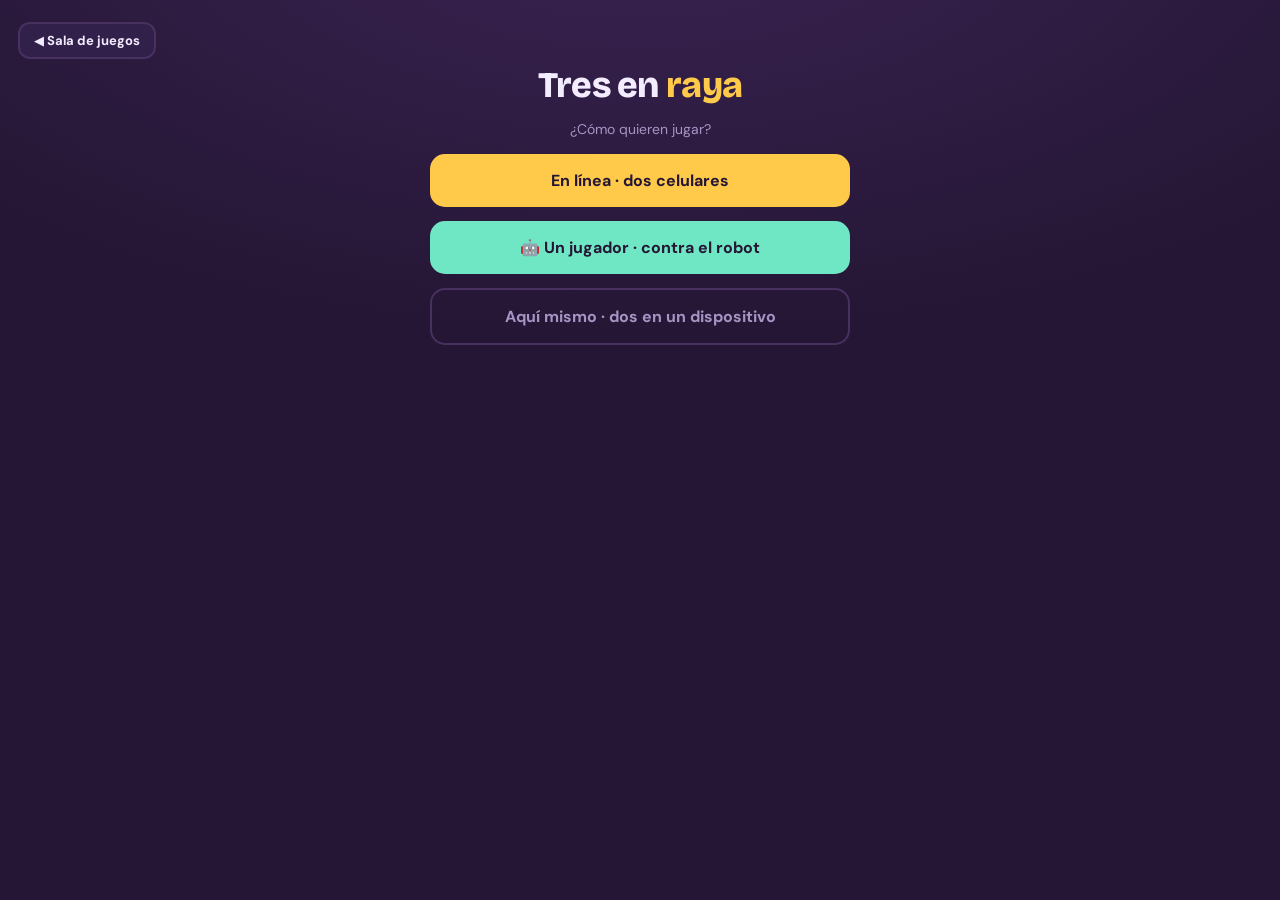
<file: tres-en-raya.html>
<!DOCTYPE html>
<html lang="es">
<head>
<meta charset="utf-8">
<meta name="viewport" content="width=device-width, initial-scale=1, viewport-fit=cover">
<title>Tres en raya</title>
<link rel="preconnect" href="https://fonts.googleapis.com">
<link rel="preconnect" href="https://fonts.gstatic.com" crossorigin>
<link href="https://fonts.googleapis.com/css2?family=Bricolage+Grotesque:opsz,wght@12..96,600;12..96,800&family=DM+Sans:wght@400;500;700&display=swap" rel="stylesheet">
<link rel="stylesheet" href="estilo.css">
<style>
  main{max-width:420px;margin:0 auto}
  [data-juego]{display:flex;flex-direction:column;gap:14px}

  #tablero{display:grid;grid-template-columns:repeat(3,1fr);gap:10px;aspect-ratio:1}
  .casilla{background:var(--panel);border:2px solid var(--borde);border-radius:18px;
           display:grid;place-items:center;cursor:pointer;padding:14%;
           transition:background .15s,transform .1s}
  .casilla:hover:not(:disabled){background:#3B2757}
  .casilla:active:not(:disabled){transform:scale(.96)}
  .casilla:disabled{cursor:default}
  .casilla.gana{background:#3F2A5C;border-color:currentColor}
  .casilla svg{width:100%;height:100%;overflow:visible}
  .casilla svg *{fill:none;stroke:currentColor;stroke-width:11;stroke-linecap:round;
                 stroke-dasharray:var(--largo);stroke-dashoffset:var(--largo);
                 animation:trazo .28s ease-out forwards}
  .casilla svg line:last-child{animation-delay:.14s}
  @keyframes trazo{to{stroke-dashoffset:0}}
  .marca-X{color:var(--ambar)} .marca-O{color:var(--menta)}

  .tablero-caja{position:relative}
  #raya{position:absolute;inset:0;pointer-events:none;overflow:visible}
  #raya line{stroke-width:12;stroke-linecap:round;fill:none;
             stroke-dasharray:var(--largo);stroke-dashoffset:var(--largo);
             animation:trazar .45s .15s ease-out forwards;
             filter:drop-shadow(0 0 10px currentColor)}
  @keyframes trazar{to{stroke-dashoffset:0}}

  .fila-sup{display:flex;justify-content:flex-end;margin-bottom:-6px}
  #b-son{background:none;border:none;font-size:18px;padding:6px;cursor:pointer;opacity:.75}
  #b-son:hover{opacity:1}

  /* Pantalla de vencedor */
  #final{position:fixed;inset:0;z-index:100;display:grid;place-items:center;padding:18px;
         background:rgba(16,8,28,.85);backdrop-filter:blur(6px);animation:aparecer .35s ease-out}
  @keyframes aparecer{from{opacity:0}to{opacity:1}}
  .tarjeta-final{position:relative;width:100%;max-width:380px;background:var(--panel);
                 border:2px solid var(--borde);border-radius:24px;overflow:hidden;
                 box-shadow:0 24px 70px rgba(0,0,0,.6);text-align:center;
                 animation:subir .45s cubic-bezier(.2,1.3,.4,1)}
  @keyframes subir{from{transform:translateY(28px) scale(.92);opacity:0}to{transform:none;opacity:1}}
  .tarjeta-final .cuerpo{padding:20px}
  .rotulo{font-family:var(--display);font-weight:800;letter-spacing:.22em;font-size:11px;
          text-transform:uppercase;color:var(--ambar)}
  .perdio .rotulo{color:#9FB4E8} .empate .rotulo{color:var(--tenue)}
  .tarjeta-final h2{font-family:var(--display);font-weight:800;font-size:29px;
                    line-height:1.1;margin-top:4px}
  .gane h2{color:var(--ambar)} .perdio h2{color:#9FB4E8}
  .tarjeta-final .sub{font-size:14px;color:var(--tenue);margin-top:6px;line-height:1.5}
  .cifras{display:grid;grid-template-columns:repeat(3,1fr);gap:8px;margin:18px 0}
  .cifra{background:rgba(0,0,0,.25);border-radius:13px;padding:10px 4px}
  .cifra b{display:block;font-family:var(--display);font-weight:800;font-size:20px}
  .cifra span{font-size:9px;letter-spacing:.1em;text-transform:uppercase;color:var(--tenue)}
  .escena{display:block;width:100%;background:#191046}
  .brillo{transform-origin:190px 74px;animation:girar 26s linear infinite}
  @keyframes girar{to{transform:rotate(360deg)}}
  .flota-x{animation:latir 2s ease-in-out infinite}
  @keyframes latir{0%,100%{transform:scale(1)}50%{transform:scale(1.06)}}
  .confeti{position:absolute;inset:0;overflow:hidden;pointer-events:none}
  .confeti i{position:absolute;top:-12px;width:7px;height:11px;border-radius:1px;
             animation:caer linear infinite}
  @keyframes caer{0%{transform:translateY(0) rotate(0)}
                  100%{transform:translateY(320px) rotate(720deg);opacity:0}}

  #estado{text-align:center;font-size:15px;color:var(--tenue);min-height:24px}
  #estado strong{font-family:var(--display);font-weight:800;color:var(--tinta);font-size:18px}
</style>
</head>
<body>
<a class="inicio" href="index.html">◀ Sala de juegos</a>
<main>
  <div id="lobby"></div>

  <section data-juego hidden>
    <div class="marcador">
      <div class="jugador" data-rol="A" id="tj-A">
        <div class="nom" id="nom-A">—</div>
        <div class="puntos" id="pt-A">0</div>
        <div class="yo" id="yo-A">&nbsp;</div>
      </div>
      <div class="centro-info">Empates<b id="pt-E">0</b></div>
      <div class="jugador" data-rol="B" id="tj-B">
        <div class="nom" id="nom-B">—</div>
        <div class="puntos" id="pt-B">0</div>
        <div class="yo" id="yo-B">&nbsp;</div>
      </div>
    </div>
    <div class="fila-sup"><button id="b-son" aria-label="Activar o silenciar sonido">🔊</button></div>
    <div class="tablero-caja">
      <div id="tablero"></div>
      <svg id="raya" viewBox="0 0 100 100"><line id="raya-l" x1="0" y1="0" x2="0" y2="0"/></svg>
    </div>
    <p id="estado"></p>
    <button class="accion" id="b-nueva">Nueva partida</button>
  </section>
</main>

<div id="final" hidden>
  <div class="tarjeta-final">
    <svg class="escena" viewBox="0 0 380 150" aria-hidden="true">
      <defs>
        <linearGradient id="fondo" x1="0" y1="0" x2="0" y2="1">
          <stop offset="0%" stop-color="#241660"/><stop offset="100%" stop-color="#5B3A86"/>
        </linearGradient>
      </defs>
      <rect width="380" height="150" fill="url(#fondo)"/>
      <g class="brillo" opacity=".14" fill="#FFD98A">
        <path d="M190 74 L120 -30 L165 -34z"/><path d="M190 74 L215 -34 L255 -22z"/>
        <path d="M190 74 L300 4 L318 44z"/><path d="M190 74 L70 30 L78 -6z"/>
        <path d="M190 74 L320 96 L306 58z"/><path d="M190 74 L58 104 L66 68z"/>
      </g>
      <!-- tablero con la raya ganadora -->
      <g transform="translate(190,75)">
        <g stroke="#7B62B8" stroke-width="4" stroke-linecap="round">
          <line x1="-16" y1="-46" x2="-16" y2="46"/><line x1="16" y1="-46" x2="16" y2="46"/>
          <line x1="-46" y1="-16" x2="46" y2="-16"/><line x1="-46" y1="16" x2="46" y2="16"/>
        </g>
        <g class="flota-x" stroke="#FFC94A" stroke-width="7" stroke-linecap="round" fill="none">
          <path d="M-40 -40 L-24 -24 M-24 -40 L-40 -24"/>
          <path d="M-8 -8 L8 8 M8 -8 L-8 8"/>
          <path d="M24 24 L40 40 M40 24 L24 40"/>
        </g>
        <g stroke="#6FE7C4" stroke-width="6" fill="none" opacity=".8">
          <circle cx="32" cy="-32" r="9"/><circle cx="-32" cy="32" r="9"/>
        </g>
        <line x1="-48" y1="-48" x2="48" y2="48" stroke="#FF7B7B" stroke-width="7"
              stroke-linecap="round" opacity=".9"/>
      </g>
    </svg>
    <div class="confeti" id="confeti"></div>
    <div class="cuerpo">
      <div class="rotulo" id="final-r"></div>
      <h2 id="final-t"></h2>
      <p class="sub" id="final-s"></p>
      <div class="cifras" id="final-c"></div>
      <button class="accion" id="b-revancha">Otra partida</button>
      <button class="accion fantasma" id="b-cerrar" style="margin-top:8px">Ver el tablero</button>
    </div>
  </div>
</div>

<script type="module">
import { Lobby } from './lobby.js?v=4';
import { Sonido } from './sonido.js?v=4';

const sonido = new Sonido();

const SVG = {
  X:'<svg viewBox="0 0 100 100" style="--largo:100"><line x1="8" y1="8" x2="92" y2="92"/><line x1="92" y1="8" x2="8" y2="92"/></svg>',
  O:'<svg viewBox="0 0 100 100" style="--largo:245"><circle cx="50" cy="50" r="39"/></svg>'
};
const LINEAS = [[0,1,2],[3,4,5],[6,7,8],[0,3,6],[1,4,7],[2,5,8],[0,4,8],[2,4,6]];
const VACIO = '---------';
const MARCA = { A:'X', B:'O' };
const $ = id => document.getElementById(id);

let sala = null, miRol = null, local = null, previo = null;
let vistaLinea = '', vistaGanador = '', finalMostrado = false;

const estadoInicial = () => ({
  tablero:VACIO, turno:'A', ganador:'', linea:'', inicia:'A', marcador:{A:0,B:0,E:0}
});

/* ── Reglas ────────────────────────────────────────────── */
function aplicarJugada(e, i, rol){
  if (e.ganador || e.turno !== rol || e.tablero[i] !== '-') return false;
  const t = e.tablero.split('');
  t[i] = rol;
  e.tablero = t.join('');
  e.marcador = e.marcador || {A:0,B:0,E:0};
  const linea = LINEAS.find(l => l.every(p => t[p] === rol));
  if (linea){
    e.ganador = rol; e.linea = linea.join('');
    e.marcador[rol] = (e.marcador[rol] || 0) + 1;
  } else if (!t.includes('-')){
    e.ganador = 'empate';
    e.marcador.E = (e.marcador.E || 0) + 1;
  } else {
    e.turno = rol === 'A' ? 'B' : 'A';
  }
  return true;
}

function reiniciar(e){
  const inicia = e.inicia === 'A' ? 'B' : 'A';
  Object.assign(e, { tablero:VACIO, turno:inicia, ganador:'', linea:'', inicia });
}

/* ── Tablero ───────────────────────────────────────────── */
const tablero = $('tablero');
for (let i = 0; i < 9; i++){
  const b = document.createElement('button');
  b.className = 'casilla';
  b.setAttribute('aria-label','Casilla ' + (i+1));
  b.addEventListener('click', () => jugar(i));
  tablero.appendChild(b);
}

async function jugar(i){
  sonido.turno();
  if (local){ if (aplicarJugada(local, i, local.turno)) pintar(local); return; }
  await sala.actualizar(s => s.estado ? aplicarJugada(s.estado, i, miRol) : false);
}

$('b-nueva').addEventListener('click', async () => {
  if (local){ reiniciar(local); pintar(local); return; }
  await sala.actualizar(s => { if (!s.estado.ganador) return false; reiniciar(s.estado); });
});

/* ── Raya ganadora ─────────────────────────────────────── */
function dibujarRaya(linea, ganador){
  const svg = $('raya'), l = $('raya-l');
  if (!linea){ svg.style.display = 'none'; return; }
  const idx = linea.split('').map(Number);
  const caja = tablero.getBoundingClientRect();
  // Si aún no hay maquetación (la sección acaba de mostrarse), reintentamos
  if (!caja.width){ requestAnimationFrame(() => dibujarRaya(linea, ganador)); return; }
  const centro = i => {
    const r = tablero.children[i].getBoundingClientRect();
    return [r.left + r.width/2 - caja.left, r.top + r.height/2 - caja.top];
  };
  const [x1, y1] = centro(idx[0]);
  const [x2, y2] = centro(idx[2]);
  // Alargamos un poco por fuera de los centros, como un trazo hecho a mano
  const dx = x2 - x1, dy = y2 - y1, n = Math.hypot(dx, dy) || 1, ext = 0.16;
  svg.setAttribute('viewBox', `0 0 ${caja.width} ${caja.height}`);
  l.setAttribute('x1', x1 - dx*ext); l.setAttribute('y1', y1 - dy*ext);
  l.setAttribute('x2', x2 + dx*ext); l.setAttribute('y2', y2 + dy*ext);
  l.style.setProperty('--largo', n*(1 + 2*ext));
  const color = ganador === 'A' ? '#FFC94A' : '#6FE7C4';
  l.style.stroke = color;
  l.style.color = color;                    // para el resplandor del drop-shadow
  svg.style.display = 'block';
}
addEventListener('resize', () => { if (vistaLinea) dibujarRaya(vistaLinea, vistaGanador); });

/* ── Pantalla de vencedor ──────────────────────────────── */
function lanzarConfeti(){
  const cont = $('confeti');
  cont.innerHTML = '';
  const cols = ['#FFC94A','#6FE7C4','#FF7B7B','#C58CF0','#7FA6FF'];
  for (let i = 0; i < 36; i++){
    const c = document.createElement('i');
    c.style.left = Math.random()*100 + '%';
    c.style.background = cols[i % cols.length];
    c.style.animationDuration = (1.5 + Math.random()*1.5) + 's';
    c.style.animationDelay = (Math.random()*1.6) + 's';
    cont.appendChild(c);
  }
}

function mostrarFinal(e){
  const empate = e.ganador === 'empate';
  const gane = !local && e.ganador === miRol;
  const m = e.marcador || {A:0,B:0,E:0};

  $('final').className = empate ? 'empate' : (local ? 'gane' : (gane ? 'gane' : 'perdio'));
  if (empate){
    $('final-r').textContent = 'Tablas';
    $('final-t').textContent = 'Nadie cede';
    $('final-s').textContent = 'Tablero lleno y sin tres en raya. Se juega otra.';
  } else if (local){
    $('final-r').textContent = '🏆 Vencedor';
    $('final-t').textContent = nombre(e.ganador) + ' gana';
    $('final-s').innerHTML = 'Tres en raya con <b>' + MARCA[e.ganador] + '</b>.';
  } else {
    $('final-r').textContent = gane ? '🏆 Vencedor' : 'Esta vez no';
    $('final-t').textContent = gane ? '¡Ganaste!' : nombre(e.ganador) + ' gana';
    $('final-s').innerHTML = gane
      ? 'Alineaste tres <b>' + MARCA[miRol] + '</b> y cerraste la partida.'
      : nombre(e.ganador) + ' alineó tres <b>' + MARCA[e.ganador] + '</b>. Te toca empezar la próxima.';
  }
  $('final-c').innerHTML =
    '<div class="cifra"><b>' + (m.A||0) + '</b><span>' + nombre('A') + '</span></div>' +
    '<div class="cifra"><b>' + (m.E||0) + '</b><span>Empates</span></div>' +
    '<div class="cifra"><b>' + (m.B||0) + '</b><span>' + nombre('B') + '</span></div>';

  $('final').hidden = false;
  if (empate){ $('confeti').innerHTML = ''; sonido.turno(); }
  else if (local || gane){ lanzarConfeti(); sonido.victoria(); }
  else { $('confeti').innerHTML = ''; sonido.derrota(); }
}

/* ── Pintado ───────────────────────────────────────────── */
function nombre(rol){
  if (local) return rol === 'A' ? 'Jugador 1' : 'Jugador 2';
  return sala.nombre(rol);
}

function pintar(e){
  if (!e){ $('estado').innerHTML = 'Sala incompatible: recarga con Ctrl+Shift+R y crea una nueva.'; return; }
  const linea = e.linea || '';
  [...tablero.children].forEach((b,i) => {
    const rol = e.tablero[i];
    if (!previo || previo[i] !== rol){
      b.className = 'casilla';
      b.innerHTML = rol === '-' ? '' : SVG[MARCA[rol]];
      if (rol !== '-') b.classList.add('marca-' + MARCA[rol]);
    }
    if (linea.includes(String(i))) b.classList.add('gana');
    const mio = local ? true : (e.turno === miRol && sala.completa);
    b.disabled = !!e.ganador || rol !== '-' || !mio;
  });
  previo = e.tablero;

  vistaLinea = e.linea || '';
  vistaGanador = e.ganador;
  dibujarRaya(vistaLinea, vistaGanador);

  if (e.ganador && !finalMostrado){
    finalMostrado = true;
    setTimeout(() => mostrarFinal(e), e.linea ? 750 : 350);
  }
  if (!e.ganador){ finalMostrado = false; $('final').hidden = true; }

  ['A','B'].forEach(r => {
    $('nom-'+r).textContent = nombre(r) + ' · ' + MARCA[r];
    $('pt-'+r).textContent = (e.marcador && e.marcador[r]) || 0;
    $('tj-'+r).classList.toggle('activo', !e.ganador && e.turno === r);
    if (local){ $('yo-'+r).innerHTML = '&nbsp;'; return; }
    const on = sala.enLinea(r);
    $('yo-'+r).innerHTML = '<span class="punto-luz' + (on ? ' on' : '') + '"></span>' +
                           (r === miRol ? 'Tú' : (on ? 'En línea' : 'Ausente'));
  });
  $('pt-E').textContent = (e.marcador && e.marcador.E) || 0;

  let msg;
  if (e.ganador === 'empate') msg = 'Empate, otra vez';
  else if (e.ganador) msg = '<strong>' + nombre(e.ganador) + '</strong> gana';
  else if (!local && !sala.completa) msg = 'Esperando a tu pareja…';
  else if (!local && e.turno === miRol) msg = 'Es <strong>tu turno</strong>';
  else msg = 'Turno de <strong>' + nombre(e.turno) + '</strong>';
  $('estado').innerHTML = msg;

  $('b-nueva').disabled = !local && !e.ganador;
}

$('b-son').textContent = sonido.activo ? '🔊' : '🔇';
$('b-son').addEventListener('click', () => {
  $('b-son').textContent = sonido.alternar() ? '🔊' : '🔇';
});
$('b-cerrar').addEventListener('click', () => { $('final').hidden = true; });
$('b-revancha').addEventListener('click', () => { $('final').hidden = true; $('b-nueva').click(); });

/* ── Robot ─────────────────────────────────────────────────
   Minimax completo: con juego perfecto el tres en raya siempre
   es empate, así que le dejamos un margen de error para que
   ganarle sea posible y la partida tenga gracia. */
function ganadorDe(t){
  for (const l of LINEAS){
    const v = t[l[0]];
    if (v !== '-' && v === t[l[1]] && v === t[l[2]]) return v;
  }
  return t.includes('-') ? null : 'empate';
}

function minimax(t, turno, robot, prof){
  const g = ganadorDe(t);
  if (g === robot)   return { punt: 10 - prof };
  if (g === 'empate') return { punt: 0 };
  if (g)             return { punt: prof - 10 };

  let mejor = null;
  for (let i = 0; i < 9; i++){
    if (t[i] !== '-') continue;
    const sig = t.slice(0,i) + turno + t.slice(i+1);
    const otro = turno === 'A' ? 'B' : 'A';
    const p = minimax(sig, otro, robot, prof+1).punt;
    if (!mejor || (turno === robot ? p > mejor.punt : p < mejor.punt)) mejor = { punt:p, i };
  }
  return mejor;
}

// Cuánto se despista según el nivel. En experto no falla nunca:
// con juego perfecto el tres en raya es empate, así que lo máximo
// a lo que se puede aspirar contra él es a las tablas.
const DESPISTE = { 1: 0.55, 2: 0.22, 3: 0 };

function jugadaRobot(t, robot, nivel){
  const libres = [];
  for (let i = 0; i < 9; i++) if (t[i] === '-') libres.push(i);
  if (!libres.length) return -1;
  if (Math.random() < DESPISTE[nivel]) return libres[Math.floor(Math.random()*libres.length)];
  const m = minimax(t, robot, robot, 0);
  return m && m.i != null ? m.i : libres[0];
}

function conectarRobot(sala, nivel){
  const ROBOT = 'B';
  let pensando = false;
  sala.alCambiar(s => {
    const e = s.estado;
    if (!e || e.ganador || e.turno !== ROBOT || pensando) return;
    pensando = true;
    const demora = 420 + Math.random()*420;      // que se note que "piensa"
    setTimeout(() => {
      pensando = false;
      const i = jugadaRobot(e.tablero, ROBOT, nivel);
      if (i >= 0) sala.actualizar(x => aplicarJugada(x.estado, i, ROBOT));
    }, demora);
  });
}

/* ── Arranque ──────────────────────────────────────────── */
// Al volver al catálogo liberamos el puesto: si no, la sala queda
// con un jugador fantasma hasta que Firebase note la desconexión.
document.querySelector('a.inicio').addEventListener('click', () => {
  try { if (sala && sala.salir) sala.salir(); } catch(e){}
});

new Lobby({
  juego: 'tresenraya',
  titulo: 'Tres en <em>raya</em>',
  estadoInicial,
  textoSolo: '🤖 Un jugador · contra el robot',
  tituloNivel: 'Nivel del <em>robot</em>',
  niveles: [
    { n:1, t:'Novato',  d:'Se despista a menudo. Se le puede ganar.' },
    { n:2, t:'Robot',   d:'Castiga los descuidos, pero falla a veces.' },
    { n:3, t:'Maestro', d:'Juego perfecto: lo máximo es empatarle.' }
  ],
  nombreRobot: n => ['Novato','Robot','Maestro'][n-1],
  alEntrar: s => {
    sala = s; miRol = s.rol; previo = null;
    s.alCambiar(x => pintar(x.estado));
    s.alJugador((r, q) => {
      $('estado').innerHTML = '<strong>' + s.nombre(r) + '</strong>' +
                              (q === 'entra' ? ' se unió' : ' salió');
    });
  },
  alSolo: (s, nivel) => {
    sala = s; miRol = s.rol; previo = null; finalMostrado = false;
    s.alCambiar(x => pintar(x.estado));
    conectarRobot(s, nivel);
  },
  alLocal: () => { local = estadoInicial(); previo = null; finalMostrado = false; pintar(local); }
});

/* En móvil, la pulsación larga sobre un control abre el menú del sistema
   y selecciona el texto del botón. Aquí no queremos ninguna de las dos. */

// Evitar que arrastrar el dedo seleccione texto, SIN romper el toque.
// Ojo: preventDefault en 'touchstart' cancela el 'click' que genera el
// navegador, y entonces ningún botón responde en pantallas táctiles.
// Solo 'touchmove' es seguro: corta el arrastre y deja pasar el toque.
document.addEventListener('touchmove', e => {
  if (e.target.closest && e.target.closest('button, canvas')) e.preventDefault();
}, { passive:false });

document.addEventListener('contextmenu', e => {
  if (e.target.closest('button, canvas')) e.preventDefault();
});
</script>

<script>
// Si un módulo no carga (por ejemplo, un archivo que falta en el servidor),
// el navegador no ejecuta nada y la página queda en negro sin explicación.
// Esto lo convierte en un mensaje legible.
window.addEventListener('load', () => setTimeout(() => {
  const l = document.getElementById('lobby');
  if (l && l.children.length) return;
  const faltan = ['lobby.js','sala.js','sala-local.js','sonido.js','config.js','estilo.css'];
  Promise.all(faltan.map(f =>
    fetch(f, {cache:'no-store'}).then(r => r.ok ? null : f).catch(() => f)
  )).then(res => {
    const rotos = res.filter(Boolean);
    const d = document.createElement('div');
    d.style.cssText = 'position:fixed;inset:0;z-index:999;display:grid;place-content:center;' +
      'gap:10px;padding:24px;text-align:center;background:#241634;color:#F3ECFF;' +
      'font-family:system-ui,sans-serif';
    d.innerHTML = '<h2 style="font-size:20px">El juego no pudo cargar</h2>' +
      (rotos.length
        ? '<p style="color:#FF7B7B;font-size:14px">Faltan estos archivos en el servidor:<br><b>' +
          rotos.join('<br>') + '</b></p><p style="font-size:13px;color:#A794C4">Súbelos al repositorio y recarga con Ctrl+Shift+R.</p>'
        : '<p style="font-size:14px;color:#A794C4">Los archivos están, pero el navegador guarda una versión vieja.<br>' +
          'Recarga forzando la caché: <b>Ctrl+Shift+R</b> en PC, o cierra la pestaña y vuelve a abrirla en el celular.</p>') +
      '<a href="index.html" style="color:#FFC94A;font-size:13px">◀ Volver a la sala de juegos</a>';
    document.body.appendChild(d);
  });
}, 2500));
</script>
</body>
</html>
</file>
<file: estilo.css>
:root{
  --fondo:#241634;--panel:#31204A;--borde:#48305F;
  --ambar:#FFC94A;--menta:#6FE7C4;--rojo:#FF7B7B;
  --tinta:#F3ECFF;--tenue:#A794C4;
  --display:'Bricolage Grotesque',system-ui,sans-serif;
  --texto:'DM Sans',system-ui,sans-serif;
}
*{box-sizing:border-box;margin:0;padding:0;-webkit-tap-highlight-color:transparent}
body{
  background:radial-gradient(120% 80% at 50% -10%,#3A2352 0%,transparent 60%),var(--fondo);
  color:var(--tinta);font-family:var(--texto);min-height:100dvh;
  padding:22px calc(18px + env(safe-area-inset-left)) calc(24px + env(safe-area-inset-bottom));
}
h1{font-family:var(--display);font-weight:800;font-size:clamp(26px,8vw,36px);
   line-height:1.05;letter-spacing:-.02em;text-align:center}
h1 em{font-style:normal;color:var(--ambar)}
.nota{font-size:14px;color:var(--tenue);text-align:center;line-height:1.5}

button.accion{
  font-family:var(--texto);font-weight:700;font-size:16px;width:100%;
  padding:16px;border-radius:15px;border:none;background:var(--ambar);
  color:#241634;cursor:pointer;transition:filter .15s;
}
button.accion:hover{filter:brightness(1.08)}
button.accion.fantasma{background:transparent;color:var(--tenue);border:2px solid var(--borde)}
button.accion.menta{background:var(--menta)}
button.accion:disabled{opacity:.45;cursor:default}
button:focus-visible,input:focus-visible{outline:3px solid var(--tinta);outline-offset:2px}

input.campo{
  width:100%;font-family:var(--texto);font-size:16px;padding:15px 16px;
  border-radius:14px;border:2px solid var(--borde);background:var(--panel);color:var(--tinta);
}
input.campo::placeholder{color:var(--tenue)}
input.campo:focus{outline:none;border-color:var(--ambar)}

/* ── Pantallas del lobby (lobby.js) ───────────────────── */
.pantalla{display:none;flex-direction:column;gap:14px}
.pantalla.activa{display:flex}
.volver{display:inline-block;font-size:13px;color:var(--tenue);text-decoration:none;margin-bottom:6px}
.codigo{font-family:var(--display);font-weight:800;font-size:44px;letter-spacing:.22em;
        text-align:center;color:var(--ambar);background:var(--panel);
        border:2px dashed var(--borde);border-radius:18px;padding:20px 10px 20px 22px}
input.codigo-in{font-family:var(--display);font-weight:800;font-size:26px;
                letter-spacing:.2em;text-align:center;text-transform:uppercase}
.aviso{font-size:13px;color:var(--rojo);text-align:center;min-height:18px;line-height:1.4}
.cargando{text-align:center;font-size:14px;color:var(--tenue)}
.puntitos::after{content:'';animation:pts 1.2s steps(4,end) infinite}
@keyframes pts{0%{content:''}25%{content:'.'}50%{content:'..'}75%{content:'...'}}

/* ── Marcador de dos jugadores ────────────────────────── */
.marcador{display:grid;grid-template-columns:1fr auto 1fr;gap:8px}
.jugador{background:var(--panel);border:2px solid transparent;border-radius:16px;
         padding:10px 8px;text-align:center;transition:border-color .2s,transform .2s}
.jugador.activo{border-color:currentColor;transform:translateY(-2px)}
.jugador[data-rol="A"]{color:var(--ambar)}
.jugador[data-rol="B"]{color:var(--menta)}
.jugador .nom{font-weight:700;font-size:13px;color:var(--tinta);
              white-space:nowrap;overflow:hidden;text-overflow:ellipsis}
.jugador .puntos{font-family:var(--display);font-weight:800;font-size:28px;line-height:1.15}
.jugador .yo{font-size:10px;letter-spacing:.1em;text-transform:uppercase;opacity:.75}
.punto-luz{display:inline-block;width:6px;height:6px;border-radius:50%;
           background:var(--rojo);vertical-align:middle;margin-right:4px}
.punto-luz.on{background:var(--menta)}
.centro-info{align-self:center;text-align:center;font-size:10px;color:var(--tenue);
             letter-spacing:.1em;text-transform:uppercase}
.centro-info b{display:block;font-family:var(--display);font-size:19px;
               color:var(--tinta);letter-spacing:0}

/* El atributo hidden debe ganarle a cualquier display de un @media */
[hidden]{display:none !important}

/* Botones de nivel del robot */
button.accion.nivel{text-align:left;padding:14px 16px;background:var(--panel);
                    color:var(--tinta);border:2px solid var(--borde)}
button.accion.nivel:hover{border-color:var(--ambar)}
button.accion.nivel b{display:block;font-family:var(--display);font-weight:800;font-size:17px}
button.accion.nivel span{display:block;font-weight:400;font-size:12px;
                         color:var(--tenue);margin-top:2px;line-height:1.35}

/* En un juego nada debe seleccionarse: al arrastrar el dedo desde un
   botón, iOS empieza a seleccionar el texto que haya debajo y deforma
   la pantalla entera. Se exceptúan los campos de escritura. */
body{
  user-select:none;
  -webkit-user-select:none;
  -webkit-touch-callout:none;
}
input, textarea{
  user-select:text;
  -webkit-user-select:text;
}
button{touch-action:manipulation}
canvas{touch-action:none}

/* Volver al catálogo desde dentro de cualquier juego */
a.inicio{
  flex:none;
  align-self:flex-start;
  display:inline-flex;align-items:center;gap:6px;
  margin:0 0 8px;padding:8px 14px;
  font-family:var(--texto);font-size:13px;font-weight:700;text-decoration:none;
  color:var(--tinta);background:var(--panel);
  border:2px solid var(--borde);border-radius:12px;
  transition:color .15s,border-color .15s,transform .15s;
}
a.inicio:hover{border-color:var(--ambar);transform:translateX(-2px)}
a.inicio:active{transform:scale(.97)}

[data-niveles]{display:flex;flex-direction:column;gap:10px}

/* Quién está dentro de la sala mientras se espera */
.lista-sala{display:flex;flex-wrap:wrap;gap:6px;justify-content:center}
.quien-sala{display:inline-flex;align-items:center;gap:6px;font-size:12px;font-weight:700;
            background:var(--panel);border:2px solid var(--borde);border-radius:11px;
            padding:6px 10px}
.quien-sala i{width:8px;height:8px;border-radius:50%;background:var(--menta)}

/* Código de sala visible dentro del juego */
.chip-sala{display:inline-block;margin:0 0 8px 8px;padding:7px 12px;
           font-family:var(--display);font-weight:800;font-size:12px;letter-spacing:.14em;
           color:var(--ambar);background:var(--panel);
           border:2px dashed var(--borde);border-radius:11px;cursor:pointer}
.chip-sala:hover{border-color:var(--ambar)}
</file>
